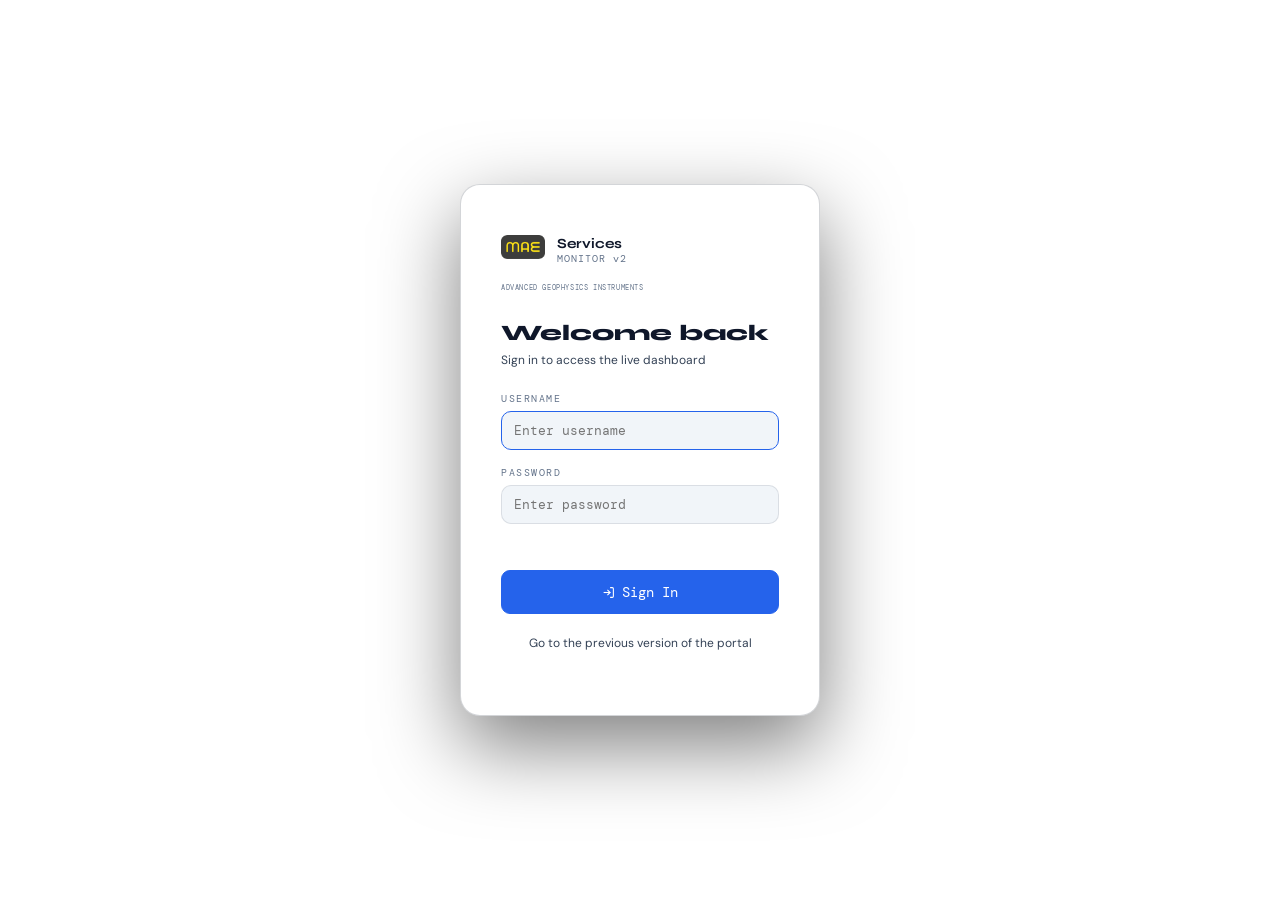
<file: mae-dashboard-v3/index.html>
﻿<!DOCTYPE html>

<html lang="en">
<head>
<meta charset="utf-8"/>
<meta content="width=device-width, initial-scale=1.0" name="viewport"/>
<meta content="notranslate" name="google"/>
<title>Datalogger Live Dashboard</title>
<link href="https://fonts.googleapis.com" rel="preconnect"/>
<link crossorigin="" href="https://fonts.gstatic.com" rel="preconnect"/>
<link href="https://fonts.googleapis.com/css2?family=DM+Mono:wght@300;400;500&amp;family=Syne:wght@400;600;700;800&amp;family=DM+Sans:wght@300;400;500&amp;display=optional" rel="stylesheet"/>
<link href="css/base.css" rel="stylesheet"/>
<link href="css/dashboard.css" rel="stylesheet"/>
<link href="css/modals.css" rel="stylesheet"/>
<link href="css/responsive.css" rel="stylesheet"/>
<link href="css/works.css" rel="stylesheet"/>
<link href="css/index-extras.css" rel="stylesheet"/>    
<link href="css/handbook.css" rel="stylesheet"/>
<link rel="icon" type="image/x-icon" href="images/favicon.ico">
<link href="css/mqtt.css" rel="stylesheet"/>
<link href="css/user-management.css" rel="stylesheet"/>
<link href="css/users.css" rel="stylesheet"/>
</head>
<body>
<!-- ═══════════════════════ LOGIN MODAL ═══════════════════════ -->
<div class="login-overlay" id="loginOverlay">
<div class="login-card">
<div class="login-logo-wrap">
<div class="logo-stack">
<div class="logo-mark logo-mark--img"><img alt="MAE" class="app-logo" src="images/mae-logo.png"/></div>
</div>
<div class="login-brand-wrap">
<div class="login-brand">Services</div>
<div class="login-brand-sub">MONITOR v2</div>
</div>
<div class="login-caption-full">ADVANCED GEOPHYSICS INSTRUMENTS</div>
</div>
<h2 class="login-title" data-i18n="auth.welcomeBack">Welcome back</h2>
<p class="login-sub" data-i18n="auth.signInToAccess">Sign in to access the live dashboard</p>
<div class="login-field">
<label data-i18n="auth.username" for="loginUsername">Username</label>
<input autocomplete="username" data-i18n-placeholder="auth.enterUsername" id="loginUsername" onkeydown="if(event.key==='Enter')document.getElementById('loginPassword').focus()" placeholder="Enter username" type="text"/>
</div>
<div class="login-field">
<label data-i18n="auth.password" for="loginPassword">Password</label>
<input autocomplete="current-password" data-i18n-placeholder="auth.enterPassword" id="loginPassword" onkeydown="if(event.key==='Enter')submitLogin()" placeholder="Enter password" type="password"/>
</div>
<div class="login-error" id="loginError"></div>
<button class="btn btn-primary login-btn" id="loginBtn" onclick="submitLogin()">
<svg fill="none" height="14" stroke="currentColor" stroke-width="2" viewbox="0 0 24 24" width="14"><path d="M15 3h4a2 2 0 0 1 2 2v14a2 2 0 0 1-2 2h-4"></path><polyline points="10 17 15 12 10 7"></polyline><line x1="15" x2="3" y1="12" y2="12"></line></svg>
<span data-i18n="auth.signIn" id="loginBtnLabel">Sign In</span>
</button>
<br/><br/>
<center><a href="/old" target="_self" style="text-decoration: none;"><p class="login-sub" data-i18n="auth.goToOldPortal">Go to the previous version of the portal</p></a></center>
</div>
</div>
<div class="app">
<!-- ═══════════════════════ SIDEBAR ═══════════════════════ -->
<nav class="sidebar" id="appSidebar">
<div class="sidebar-logo">
<div class="logo-stack">
<div class="logo-mark logo-mark--img"><img alt="MAE" class="app-logo" src="images/mae-logo.png"/></div>
</div>
<div class="sidebar-caption">ADVANCED GEOPHYSICS INSTRUMENTS</div>
<div class="sidebar-logo-text">Services<small>MONITOR v2</small></div>
</div>
<div class="sidebar-collapse-wrap">
  <button class="sidebar-collapse-btn" onclick="toggleSidebar()" title="Collapse sidebar">
    <svg class="scb-icon--arrow" fill="none" height="13" stroke="currentColor" stroke-width="2.5" viewbox="0 0 24 24" width="13"><polyline points="15 18 9 12 15 6"></polyline></svg>
    <svg class="scb-icon--hamburger" fill="none" height="13" stroke="currentColor" stroke-width="2.5" viewbox="0 0 24 24" width="13"><line x1="3" x2="21" y1="6" y2="6"></line><line x1="3" x2="21" y1="12" y2="12"></line><line x1="3" x2="21" y1="18" y2="18"></line></svg>
  </button>
</div>
<div class="nav-section" data-i18n="nav.navigation">Navigation</div>
<a class="nav-item" href="index.html?page=dashboard" id="navDashboard">
<svg fill="none" stroke="currentColor" stroke-width="2" viewbox="0 0 24 24"><rect height="7" rx="1" width="7" x="3" y="3"></rect><rect height="7" rx="1" width="7" x="14" y="3"></rect><rect height="7" rx="1" width="7" x="3" y="14"></rect><rect height="7" rx="1" width="7" x="14" y="14"></rect></svg>
<span data-i18n="nav.dashboard">Dashboard</span>
</a>
<a class="nav-item" href="#" id="navWorks" onclick="navigateToWorks(event)">
<svg fill="none" stroke="currentColor" stroke-width="2" viewbox="0 0 24 24"><path d="M12 2a7 7 0 0 0-7 7c0 5.25 7 13 7 13s7-7.75 7-13a7 7 0 0 0-7-7Z"></path><circle cx="12" cy="9" r="2"></circle></svg>
<span data-i18n="nav.works">Works</span>
</a>
<!--a class="nav-item" href="index.html?page=users" id="navUsers">
<svg fill="none" stroke="currentColor" stroke-width="2" viewbox="0 0 24 24"><path d="M17 21v-2a4 4 0 0 0-4-4H5a4 4 0 0 0-4 4v2"/><circle cx="9" cy="7" r="4"/><path d="M23 21v-2a4 4 0 0 0-3-3.87"/><path d="M16 3.13a4 4 0 0 1 0 7.75"/></svg>
<span data-i18n="nav.users">Users</span>
</a>
<a class="nav-item" href="index.html?page=user_management" id="navUserManagement">
<svg fill="none" stroke="currentColor" stroke-width="2" viewbox="0 0 24 24"><path d="M17 21v-2a4 4 0 0 0-4-4H5a4 4 0 0 0-4 4v2"></path><circle cx="9" cy="7" r="4"></circle><path d="M23 21v-2a4 4 0 0 0-3-3.87"></path><path d="M16 3.13a4 4 0 0 1 0 7.75"></path></svg>
<span data-i18n="nav.userManagement">Authorization Management</span>
</a-->
<div class="nav-item" id="navAlerts" onclick="openAlarmsPanel()">
<svg fill="none" stroke="currentColor" stroke-width="2" viewbox="0 0 24 24"><path d="M18 8A6 6 0 0 0 6 8c0 7-3 9-3 9h18s-3-2-3-9"></path><path d="M13.73 21a2 2 0 0 1-3.46 0"></path></svg>
<span data-i18n="nav.alerts">Alerts</span>
<span class="alert-count-badge" id="alertCount">0</span>
</div>
<div class="nav-item" id="navExport" onclick="openExport()">
<svg fill="none" stroke="currentColor" stroke-width="2" viewbox="0 0 24 24"><path d="M21 15v4a2 2 0 0 1-2 2H5a2 2 0 0 1-2-2v-4"></path><polyline points="7 10 12 15 17 10"></polyline><line x1="12" x2="12" y1="15" y2="3"></line></svg>
<span data-i18n="nav.export">Export</span>
</div>
<div class="nav-item" id="navSettings" onclick="openThresholds()">
<svg fill="none" stroke="currentColor" stroke-width="2" viewbox="0 0 24 24"><circle cx="12" cy="12" r="3"></circle><path d="M19.07 4.93a10 10 0 0 1 0 14.14M4.93 4.93a10 10 0 0 0 0 14.14"></path></svg>
<span data-i18n="nav.settings">Settings</span>
</div>
<div class="nav-item" id="navManual" onclick="downloadManual()">
<svg fill="none" stroke="currentColor" stroke-width="2" viewbox="0 0 24 24"><path d="M14 2H6a2 2 0 0 0-2 2v16a2 2 0 0 0 2 2h12a2 2 0 0 0 2-2V8z"></path><polyline points="14 2 14 8 20 8"></polyline><line x1="16" x2="8" y1="13" y2="13"></line><line x1="16" x2="8" y1="17" y2="17"></line><polyline points="10 9 9 9 8 9"></polyline></svg>
<span data-i18n="nav.manual">Manual</span>
</div>
<div class="device-list" id="sidebarDevices">
<div class="device-section-label" data-i18n="nav.devices">Devices</div>
<div id="deviceList"></div>
</div>
</nav>
<!-- ═══════════════════════ MAIN ═══════════════════════ -->
<main class="main">
<!-- TOP BAR -->
<div class="topbar">
<div class="topbar-left">
<h1 data-i18n="page.liveDashboard" id="pageTitle">Live Dashboard</h1>
<div class="subtitle" id="pageSubtitle">DEVICE: M22MOP0007 · DL8 · AUTO-REFRESH ON</div>
</div>
<div class="topbar-right">
<div id="topbarGlobalControls">
<button aria-pressed="false" class="btn" id="themeToggleBtn" onclick="toggleTheme()" title="Light mode">
<svg data-theme-icon="sun" fill="none" height="14" stroke="currentColor" stroke-width="2" viewbox="0 0 24 24" width="14"><circle cx="12" cy="12" r="4"></circle><path d="M12 2v2M12 20v2M4.93 4.93l1.41 1.41M17.66 17.66l1.41 1.41M2 12h2M20 12h2M4.93 19.07l1.41-1.41M17.66 6.34l1.41-1.41"></path></svg>
<svg data-theme-icon="moon" fill="none" height="14" stroke="currentColor" stroke-width="2" viewbox="0 0 24 24" width="14"><path d="M21 12.79A9 9 0 1 1 11.21 3a7 7 0 0 0 9.79 9.79Z"></path></svg>
<span data-i18n="theme.light" id="themeToggleLabel">Light</span>
</button>
<div class="topbar-lang-group">
<button class="btn" id="langBtnEn" onclick="setLanguage('en')" type="button">EN</button>
<button class="btn" id="langBtnIt" onclick="setLanguage('it')" type="button">IT</button>
</div>
</div>
<div id="dashboardTopbarControls">
<button class="btn" id="topbarAlertsBtn" onclick="openAlarmsPanel()">
<svg fill="none" stroke="currentColor" stroke-width="2" viewbox="0 0 24 24"><path d="M18 8A6 6 0 0 0 6 8c0 7-3 9-3 9h18s-3-2-3-9"></path><path d="M13.73 21a2 2 0 0 1-3.46 0"></path></svg>
<span data-i18n="nav.alerts">Alerts</span>
<span class="alert-count-badge" id="alertCountTopbar">0</span>
</button>
<button class="btn btn-primary" onclick="openExport()">
<svg fill="none" stroke="currentColor" stroke-width="2" viewbox="0 0 24 24"><path d="M21 15v4a2 2 0 0 1-2 2H5a2 2 0 0 1-2-2v-4"></path><polyline points="7 10 12 15 17 10"></polyline><line x1="12" x2="12" y1="15" y2="3"></line></svg>
<span data-i18n="nav.export">Export</span>
</button>
</div>
<div class="topbar-divider"></div>
<div class="topbar-user-group">
<div class="topbar-user">
<div class="topbar-user-dot"></div>
<span id="topbarUsername"></span>
</div>
<button class="btn logout-item" id="authBtn" title="Logout">
<svg fill="none" height="13" stroke="currentColor" stroke-width="2" viewbox="0 0 24 24" width="13"><path d="M9 21H5a2 2 0 0 1-2-2V5a2 2 0 0 1 2-2h4"></path><polyline points="16 17 21 12 16 7"></polyline><line x1="21" x2="9" y1="12" y2="12"></line></svg>
<span data-i18n="auth.logout">Logout</span>
</button>
</div>
</div>
</div>
<!-- WORKS PAGE -->
<div id="worksPage">
<div class="api-hint" id="apiHintWorks"></div>
<div class="api-hint api-hint--warning" id="deviceTimeHintWorks"></div>
<div class="works-toolbar">
<input class="works-search" data-i18n-placeholder="works.search.placeholder" id="worksSearch" placeholder="Search works…" value=""/>
<div class="chip-row">
<span class="chip active" data-i18n="works.filter.all" data-work-filter="all">All</span>
<span class="chip" data-i18n="works.filter.active" data-work-filter="active">Active</span>
<span class="chip" data-i18n="works.filter.inactive" data-work-filter="inactive">Inactive</span>
</div>
</div>
<div class="summary-panel">
<div class="summary-head">
<div class="summary-title" data-i18n="works.summary">Summary</div>
<div class="summary-sub" id="summarySub">—</div>
</div>
<div class="summary-body">
<div class="summary-stats">
<div class="stat-tile">
<div class="stat-k"><span class="dot total"></span><span data-i18n="works.totalWorks">Total works</span></div>
<div class="stat-v" id="sumTotal">—</div>
<div class="stat-hint" id="sumTotalHint">—</div>
</div>
<div class="stat-tile">
<div class="stat-k"><span class="dot active"></span><span data-i18n="works.activeWorks">Active works</span></div>
<div class="stat-v" id="sumActive">—</div>
<div class="stat-hint" id="sumActiveHint">—</div>
</div>
<div class="stat-tile">
<div class="stat-k"><span class="dot inactive"></span><span data-i18n="works.inactiveWorks">Inactive works</span></div>
<div class="stat-v" id="sumInactive">—</div>
<div class="stat-hint" id="sumInactiveHint">—</div>
</div>
<div class="stat-tile">
<div class="stat-k"><span class="dot yellow"></span><span data-i18n="common.devices">Devices</span></div>
<div class="stat-v" id="sumDevices">—</div>
<div class="stat-hint" id="sumDevicesHint">—</div>
</div>
</div>
</div>
</div>
<div class="works-grid" id="worksGrid"></div>
<div class="works-actions">
<button class="btn btn-primary" data-i18n="job.addNew" id="newWorkBtn" type="button">+ Add new work</button>
</div>
<div class="footer">
<div class="footer-left" data-i18n="works.footerLeft">DataLogger · User Page · Works</div>
<div class="footer-chips">
<div class="footer-chip" data-i18n="works.footerHint">Click a work to open measures</div>
</div>
</div>
</div>
<!-- JOB MANAGEMENT PAGE -->
<div id="jobPage">
<div class="api-hint" id="apiHintJob"></div>
<div class="api-hint api-hint--warning" id="deviceTimeHintJob"></div>
<div class="job-editor-panel" id="jobEditorPanel">
<div class="job-editor-header">
<div>
<div class="job-editor-title" data-i18n="job.title" id="jobEditorTitle">Work management</div>
<div class="job-editor-note" data-i18n="job.createHint" id="jobEditorModeHint">Create a new work and save it to manage devices.</div>
</div>
<div class="job-editor-actions">
<button class="btn" data-i18n="job.cancel" id="jobCancelBtn" onclick="navigateToWorks(event)" type="button">Cancel</button>
<button class="btn btn-primary" data-i18n="job.save" id="jobSaveBtn" onclick="handleJobSave()" type="button">Save</button>
<button class="btn" data-i18n="job.enable" id="jobEnableBtn" onclick="handleJobStatus(true)" type="button">Enable</button>
<button class="btn" data-i18n="job.disable" id="jobDisableBtn" onclick="handleJobStatus(false)" type="button">Disable</button>
</div>
</div>
<div class="job-editor-body">
<div class="job-editor-fields">
<div class="job-field">
<label data-i18n="job.description" for="jobName">Description</label>
<input data-i18n-placeholder="job.descriptionPlaceholder" id="jobName" placeholder="Enter work description" type="text"/>
</div>
<div class="job-field">
<label data-i18n="job.location" for="jobLocation">Location</label>
<input data-i18n-placeholder="job.locationPlaceholder" id="jobLocation" placeholder="Enter location" type="text"/>
</div>
<div class="job-field job-location-search">
<label data-i18n="job.searchMaps" for="jobLocationSearch">Search Open Maps</label>
<div class="job-location-search-row">
<input data-i18n-placeholder="job.searchPlaceholder" id="jobLocationSearch" placeholder="Search address or place" type="search"/>
<button class="btn job-location-search-btn" data-i18n="job.search" id="jobLocationSearchBtn" type="button">Search</button>
</div>
<div class="job-location-results" id="jobLocationResults" style="display:none;"></div>
</div>
<div style="display:flex;gap:12px;">
<div class="job-field" style="flex:1;">
<label data-i18n="job.latitude" for="jobLatitude">Latitude</label>
<input data-i18n-placeholder="job.latitudePlaceholder" id="jobLatitude" placeholder="Latitude" step="any" type="number"/>
</div>
<div class="job-field" style="flex:1;">
<label data-i18n="job.longitude" for="jobLongitude">Longitude</label>
<input data-i18n-placeholder="job.longitudePlaceholder" id="jobLongitude" placeholder="Longitude" step="any" type="number"/>
</div>
<div class="job-field" style="flex:1;">
<label data-i18n="job.altitude" for="jobAltitude">Altitude</label>
<input data-i18n-placeholder="job.altitudePlaceholder" id="jobAltitude" placeholder="Altitude" step="any" type="number"/>
</div>
</div>
</div>
<div class="job-devices-grid" id="jobDevicesSection">
<div class="job-devices-card">
<h3 data-i18n="job.availableDevices">Available devices</h3>
<div class="job-device-list" id="availableDevicesList"></div>
</div>
<div aria-label="Move devices between lists" class="job-devices-transfer">
<button class="job-transfer-btn" data-i18n-title="job.associateDevice" id="jobTransferToAssociated" onclick="onJobTransferToAssociated()" title="Associate selected device" type="button">→</button>
<button class="job-transfer-btn" data-i18n-title="job.disassociateDevice" id="jobTransferToAvailable" onclick="onJobTransferToAvailable()" title="Disassociate selected device" type="button">←</button>
</div>
<div class="job-devices-card">
<h3 data-i18n="job.associatedDevices">Associated devices</h3>
<div class="job-device-list" id="associatedDevicesList"></div>
</div>
</div>
<div class="job-editor-error" id="jobEditorError"></div>

<!-- Device Rename Popup -->
<div id="deviceRenameOverlay" style="display:none;position:fixed;inset:0;background:rgba(0,0,0,.55);z-index:999;align-items:center;justify-content:center;">
  <div style="background:var(--card);border:1px solid var(--border);border-radius:10px;padding:24px;width:320px;display:flex;flex-direction:column;gap:14px;">
    <div style="font-weight:600;font-size:14px;" data-i18n="device.renameTitle">Rename device</div>
    <input id="deviceRenameInput" type="text" maxlength="30" style="background:var(--input-bg,var(--sidebar));border:1px solid var(--border);border-radius:6px;padding:8px 10px;color:var(--text);font-size:13px;width:100%;box-sizing:border-box;" placeholder="Device place name"/>
    <div id="deviceRenameError" style="color:var(--red,#f87171);font-size:12px;min-height:16px;"></div>
    <div style="display:flex;gap:8px;justify-content:flex-end;">
      <button class="btn" onclick="closeDeviceRenamePopup()" data-i18n="job.cancel">Cancel</button>
      <button class="btn btn-primary" onclick="submitDeviceRename()" data-i18n="job.save">Save</button>
    </div>
  </div>
</div>
</div>
</div>
<div class="footer">
<div class="footer-left" data-i18n="job.footerLeft">DataLogger · User Page · Work management</div>
<div class="footer-chips">
<div class="footer-chip" data-i18n="job.footerHint">Save a work to assign devices and change status.</div>
</div>
</div>
</div>
<!-- DASHBOARD PAGE -->
<div id="dashboardPage">
<div class="controls">
<span class="controls-label" data-i18n="controls.period">Period</span>
<input class="date-input" id="dateFrom" type="date"/>
<span class="controls-date-sep">→</span>
<input class="date-input" id="dateTo" type="date"/>
<button class="btn" onclick="applyDateFilter()">
<svg fill="none" height="13" stroke="currentColor" stroke-width="2" viewbox="0 0 24 24" width="13"><circle cx="11" cy="11" r="8"></circle><line x1="21" x2="16.65" y1="21" y2="16.65"></line></svg>
<span data-i18n="controls.apply">Apply</span>
</button>
<div class="controls-sep"></div>
<span class="controls-label" data-i18n="controls.channel">Channel</span>
<select class="select-input" id="channelSelect" onchange="renderChart()"></select>
<div class="controls-sep"></div>
<span class="controls-label" data-i18n="controls.interval">Interval</span>
<select class="select-input" id="intervalSelect" onchange="applyFilters()">
<option data-i18n="controls.interval.all" value="all">All</option>
<option data-i18n="controls.interval.hour" value="hour">Last hour</option>
<option data-i18n="controls.interval.three_hours" value="three_hours">Last 3 hours</option>
<option data-i18n="controls.interval.six_hours" value="six_hours">Last 6 hours</option>
<option data-i18n="controls.interval.twelve_hours" value="twelve_hours">Last 12 hours</option>
<option data-i18n="controls.interval.day" value="day">Last 24h</option>
</select>
<div class="controls-toolbar-end">
<div class="status-pill"><div class="status-dot"></div><span id="statusLabel">LIVE</span></div>
<div class="btn" id="refreshBtn" onclick="toggleAutoRefresh()">
<svg fill="none" stroke="currentColor" stroke-width="2" viewbox="0 0 24 24"><polyline points="23 4 23 10 17 10"></polyline><path d="M20.49 15a9 9 0 1 1-2.12-9.36L23 10"></path></svg>
<span id="refreshCountdown">120s</span>
</div>
</div>
</div>
<div class="api-hint" id="apiHint"></div>
<div class="api-hint api-hint--warning" id="deviceTimeHint"></div>
<div id="alertBanner"></div>
<div class="kpi-grid" id="kpiGrid"></div>
<div class="main-grid">
<div class="side-panel">
<div class="card">
<div class="card-header">
<span class="card-title" data-i18n="dashboard.selectedChannel" id="chartTitle">Selected channel</span>
<span class="card-badge" id="chartBadge">Unit</span>
</div>
<div class="chart-wrap">
<div class="chart-y" id="chartYLabels"></div>
<div class="chart-svg-area"><svg id="mainChartSvg" preserveaspectratio="none" viewbox="0 0 700 260"></svg><div class="chart-tooltip" id="chartTooltip"></div></div>
<div class="chart-x" id="chartXLabels"></div>
</div>
<div class="chart-stats" id="chartStats"></div>
</div>
<div class="card secondary-channels-card">
<div class="card-header"><span class="card-title" data-i18n="dashboard.allChannels" id="miniChartsTitle">All Channels</span></div>
<div id="channelsCharts"></div>
</div>
</div>
<div class="dashboard-side-column">
<div class="card">
<div class="card-label card-label--device-info"><span class="kpi-dot" id="deviceInfoStatus"></span><span data-i18n="dashboard.deviceInfo">Device Info</span></div>
<div class="info-list" id="deviceInfoList"></div>
</div>
<div class="card">
<div class="card-label card-label--power">
<div class="card-label-power-title"><span class="kpi-dot" id="powerStatusDot"></span><span data-i18n="dashboard.powerSupply">Power Supply</span></div>
</div>
<div class="power-chart-wrap"><svg id="powerSvg" preserveaspectratio="none" viewbox="0 0 300 80"></svg></div>
<div class="power-legend">
<div class="legend-item"><div class="legend-dot legend-dot--batt"></div>Batt <span id="legBatt">4.1V</span></div>
<div class="legend-item"><div class="legend-dot legend-dot--usb"></div>USB <span id="legUsb">5.0V</span></div>
<div class="legend-item"><div class="legend-dot legend-dot--aux"></div>AUX <span id="legAux">0.1V</span></div>
</div>
<div class="power-card-actions">
<button class="btn" onclick="openPowerModal()">
<svg fill="none" height="13" stroke="currentColor" stroke-width="2" viewbox="0 0 24 24" width="13"><path d="M13 2L4 14h7l-1 8 9-12h-7l1-8z"></path></svg>
<span data-i18n="dashboard.powerSupplyLiveMonitor">Power Supply — Live Monitor</span>
</button>
</div>
</div>
</div>
</div>
<!-- BOTTOM GRID -->
<div class="bottom-grid">
<div class="card table-card">
<div class="table-controls">
<span class="table-controls-title" data-i18n="dashboard.measurementLog">Measurement Log</span>
<input class="table-search" data-i18n-placeholder="dashboard.search.placeholder" id="tableSearch" oninput="renderTable()" placeholder="Search..." type="text"/>
</div>
<div class="table-head">
<span class="th" data-i18n="table.date">Date</span><span class="th" data-i18n="table.time">Time</span><span class="th">PT-50 mm</span>
<span class="th">ISBC X</span><span class="th">ISBC Y</span><span class="th" data-i18n="table.status">Status</span>
</div>
<div class="table-body" id="tableBody"></div>
<div class="table-footer">
<span class="table-count" id="tableCount">15 records</span>
<button class="btn btn--table-export" data-i18n="export.exportCsv" onclick="openExport()">Export CSV</button>
</div>
</div>
</div>
<!-- FOOTER -->
<div class="footer">
<div class="footer-left"><span data-i18n="footer.appTitle">Datalogger Live Dashboard</span> · <span id="footerDate"></span></div>
<div class="footer-chips">
<div class="footer-chip" id="footerRecords">15 records</div>
</div>
</div>
</div><!-- /#dashboardPage -->

<!-- ═══════════════════════ MQTT DASHBOARD PAGE ═══════════════════════ -->
<div id="mqttDashboardPage" style="display:none;">
<div class="api-hint" id="apiHintMqtt" style="display:none;margin-bottom:12px;border-radius:10px;padding:10px 14px;font-family:'DM Mono',monospace;font-size:12px;border:1px solid var(--border);"></div>
<div class="api-hint api-hint--warning" id="deviceTimeHintMqtt" style="display:none;margin-bottom:12px;"></div>
<div class="mqtt-grid">
  <!-- LEFT: Diagnostica + Stato dispositivo + Comandi + Schedules -->
  <div class="mqtt-col-left">
    <div class="card">
      <div class="card-header">
        <div class="card-label">
          <span class="kpi-dot" id="mqttPowerStatusDot" style="background:var(--muted)"></span>
          <span class="card-title">Diagnostica</span>
        </div>
        <button class="btn" onclick="loadMqttDiagnostics()">
          <svg fill="none" height="13" stroke="currentColor" stroke-width="2" viewbox="0 0 24 24" width="13"><polyline points="23 4 23 10 17 10"></polyline><polyline points="1 20 1 14 7 14"></polyline><path d="M3.51 9a9 9 0 0 1 14.85-3.36L23 10M1 14l4.64 4.36A9 9 0 0 0 20.49 15"></path></svg>
          <span class="mqtt-btn-label">Refresh</span>
        </button>
      </div>
      <div id="mqttPowerInfoList"><div style="color:var(--muted);font-size:12px;">Loading…</div></div>
    </div>
    <div class="card">
      <div class="card-header">
        <span class="card-title">Stato dispositivo</span>
        <button class="btn" id="mqttStatusRefreshBtn" onclick="loadMqttStatus()">
          <svg fill="none" height="13" stroke="currentColor" stroke-width="2" viewbox="0 0 24 24" width="13"><polyline points="23 4 23 10 17 10"></polyline><polyline points="1 20 1 14 7 14"></polyline><path d="M3.51 9a9 9 0 0 1 14.85-3.36L23 10M1 14l4.64 4.36A9 9 0 0 0 20.49 15"></path></svg>
          <span class="mqtt-btn-label">Refresh</span>
        </button>
      </div>
      <div id="mqttStatusContent"><div style="color:var(--muted);font-size:12px;">Loading…</div></div>
    </div>
    <div class="card">
      <div class="card-title" style="margin-bottom:14px;">Comandi</div>
      <div style="display:flex;gap:10px;flex-wrap:wrap;">
        <button class="btn btn-primary" id="mqttMonitoringBtn" style="display:none;">Set Status Disattivo</button>
        <button class="btn" id="mqttSchedulesRefreshBtn" onclick="loadMqttSchedules()">Get Schedules</button>
      </div>
    </div>
    <div class="card">
      <div class="card-title" style="margin-bottom:14px;">Schedules</div>
      <div id="mqttSchedulesList"><div style="color:var(--muted);font-size:12px;">Loading…</div></div>
    </div>
  </div>
  <!-- RIGHT: Device Info -->
  <div class="mqtt-col-right">
    <div class="card">
      <div class="card-label" style="margin-bottom:14px;">
        <span class="kpi-dot" id="mqttDeviceInfoStatus" style="background:var(--muted)"></span>
        <span>Device Info</span>
      </div>
      <div class="info-list" id="mqttDeviceInfoList"></div>
    </div>
  </div>
</div>
<div class="footer">
  <div class="footer-left"><span data-i18n="footer.appTitle">Datalogger Live Dashboard</span> · <span id="mqttFooterDate"></span></div>
  <div class="footer-chips"><div class="footer-chip">ETWEB · Remote Control</div></div>
</div>
</div><!-- /#mqttDashboardPage -->

<!-- ═══════════════════════ USERS PAGE ═══════════════════════ -->
<div id="usersPage" style="display:none;">
  <div id="usMsg" class="us-msg"></div>
  <div class="us-header">
    <div></div>
    <button class="btn btn-primary" data-i18n="users.btnCreate" onclick="usOpenCreateModal()">+ Create User</button>
  </div>
  <div class="us-stats-grid">
    <div class="us-stat-card">
      <div class="us-stat-label" data-i18n="users.statTotal">Total Users</div>
      <div class="us-stat-value" id="usStatTotal">—</div>
      <div class="us-stat-sub" id="usStatTotalSub"></div>
    </div>
    <div class="us-stat-card">
      <div class="us-stat-label" data-i18n="users.statEnabled">Enabled</div>
      <div class="us-stat-value" id="usStatEnabled">—</div>
      <div class="us-stat-sub" id="usStatEnabledSub"></div>
    </div>
    <div class="us-stat-card">
      <div class="us-stat-label" data-i18n="users.statLocked">Locked</div>
      <div class="us-stat-value" id="usStatLocked">—</div>
      <div class="us-stat-sub" id="usStatLockedSub"></div>
    </div>
  </div>
  <div class="us-table-wrap">
    <div class="us-table-toolbar">
      <span class="us-table-title" data-i18n="users.tableTitle">User List</span>
      <input class="us-search" id="usSearch" type="text" data-i18n-placeholder="users.searchPlaceholder" placeholder="Search by ID, email or username…">
    </div>
    <table class="us-table">
      <thead>
        <tr>
          <th data-i18n="users.colId">ID</th>
          <th data-i18n="users.colEmail">Email</th>
          <th data-i18n="users.colEnabled">Enabled</th>
          <th data-i18n="users.colLocked">Locked</th>
          <th data-i18n="users.colEmailVerified">Email Verified</th>
          <th data-i18n="users.colLastLogin">Last Login</th>
          <th data-i18n="users.colActions">Actions</th>
        </tr>
      </thead>
      <tbody id="usTableBody">
        <tr><td colspan="7" class="us-table-empty">Loading…</td></tr>
      </tbody>
    </table>
    <div style="padding:10px 16px;">
      <span id="usPaginationInfo" class="us-footer-chip"></span>
    </div>
  </div>
  <div class="footer">
    <div class="footer-left"><span data-i18n="footer.appTitle">Datalogger Live Dashboard</span> · <span id="usFooterDate"></span></div>
    <div class="footer-chips"><div class="footer-chip" data-i18n="nav.users">Users</div></div>
  </div>
</div><!-- /#usersPage -->

<!-- ═══════════════════════ USER MANAGEMENT PAGE ═══════════════════════ -->
<div id="userManagementPage" style="display:none;">
<div class="api-hint" id="apiHintUserMgmt" style="display:none;"></div>

<!-- Stats Row -->
<div class="um-stats-grid">
  <div class="um-stat-card">
    <div class="um-stat-label" data-i18n="um.statTotal">Total Authorizations</div>
    <div class="um-stat-value" id="umStatTotal">0</div>
    <div class="um-stat-sub" id="umStatTotalSub">0 created by this account</div>
  </div>
  <div class="um-stat-card">
    <div class="um-stat-label" data-i18n="um.statUsers">User Authorizations</div>
    <div class="um-stat-value" id="umStatUsers">0</div>
    <div class="um-stat-sub" id="umStatUsersSub">0 users linked to profiles</div>
  </div>
  <div class="um-stat-card">
    <div class="um-stat-label" data-i18n="um.statTokens">Guest Authorizations</div>
    <div class="um-stat-value" id="umStatTokens">0</div>
    <div class="um-stat-sub" id="umStatTokensSub">0 tokens API access keys</div>
  </div>
  <div class="um-stat-card">
    <div class="um-stat-label" data-i18n="um.statEnabled">Enabled</div>
    <div class="um-stat-value" id="umStatEnabled">0</div>
    <div class="um-stat-sub" id="umStatEnabledSub">0 active / 0 disabled</div>
  </div>
</div>

<!-- Tabs -->
<div class="um-tabs">
  <button class="um-tab active" data-tab="create" data-i18n="um.tabCreate" onclick="umSwitchTab('create')">Create Authorization</button>
  <button class="um-tab" data-tab="manage" data-i18n="um.tabManage" onclick="umSwitchTab('manage')">Manage Authorizations</button>
</div>

<!-- CREATE TAB -->
<div class="um-tab-panel active" data-tab-panel="create">

  <!-- Section 1: New User Authorization -->
  <div class="um-section">
    <div class="um-section-header">
      <div class="um-section-title" data-i18n="um.sectionNewUser">New User Authorization</div>
      <span class="um-badge um-badge--user" data-i18n="um.badgeUserProfile">User + Profile</span>
    </div>
    <div class="um-form-grid um-form-grid--3">
      <div class="um-field">
        <label data-i18n="um.fieldWork" for="umUserAuthJob">Work</label>
        <select id="umUserAuthJob">
          <option value="">— Select Work —</option>
        </select>
      </div>
      <div class="um-field">
        <label data-i18n="um.fieldProfile" for="umUserAuthProfile">Profile</label>
        <select id="umUserAuthProfile">
          <option value="" data-i18n="um.selectProfile">— Select Profile —</option>
          <option value="Viewer">Viewer</option>
          <option value="Operator">Operator</option>
          <option value="Read-Only">Read-Only</option>
          <option value="Administrator">Administrator</option>
        </select>
      </div>
      <div class="um-field">
        <label data-i18n="um.fieldEmail" for="umUserAuthEmail">User Email</label>
        <input type="email" id="umUserAuthEmail" placeholder="user@example.com"/>
      </div>
    </div>
    <div class="um-form-grid um-form-grid--2-btn" style="margin-top:12px;">
      <div class="um-field">
        <label data-i18n="um.fieldStartDate" for="umUserAuthStart">Start Date</label>
        <input type="date" id="umUserAuthStart"/>
      </div>
      <div class="um-field">
        <label data-i18n="um.fieldEndDate" for="umUserAuthEnd">End Date</label>
        <input type="date" id="umUserAuthEnd"/>
      </div>
      <div class="um-field" style="justify-content:flex-end;">
        <label style="visibility:hidden;">Action</label>
        <button class="btn btn-primary um-btn-full" data-i18n="um.btnCreateUser" onclick="umCreateUserAuth()">+ Create User Auth</button>
      </div>
    </div>
  </div>

  <!-- Separator -->
  <div class="um-separator" data-i18n="um.separator">— or create a guest authorization —</div>

  <!-- Section 2: New Guest Authorization -->
  <div class="um-section">
    <div class="um-section-header">
      <div class="um-section-title" data-i18n="um.sectionNewToken">New Guest Authorization</div>
      <span class="um-badge um-badge--token" data-i18n="um.badgeTokenAccess">Guest Access</span>
    </div>
    <div class="um-form-grid um-form-grid--2">
      <div class="um-field">
        <label data-i18n="um.fieldWork" for="umTokenAuthJob">Work</label>
        <select id="umTokenAuthJob">
          <option value="">— Select Work —</option>
        </select>
      </div>
      <div class="um-field">
        <label data-i18n="um.fieldProfile" for="umTokenAuthProfile">Profile</label>
        <select id="umTokenAuthProfile">
          <option value="" data-i18n="um.selectProfile">— Select Profile —</option>
          <option value="Viewer">Viewer</option>
          <option value="Operator">Operator</option>
          <option value="Read-Only">Read-Only</option>
          <option value="Administrator">Administrator</option>
        </select>
      </div>
    </div>
    <div class="um-form-grid um-form-grid--2-btn" style="margin-top:12px;">
      <div class="um-field">
        <label data-i18n="um.fieldStartDate" for="umTokenAuthStart">Start Date</label>
        <input type="date" id="umTokenAuthStart"/>
      </div>
      <div class="um-field">
        <label data-i18n="um.fieldEndDate" for="umTokenAuthEnd">End Date</label>
        <input type="date" id="umTokenAuthEnd"/>
      </div>
      <div class="um-field" style="justify-content:flex-end;">
        <label style="visibility:hidden;">Action</label>
        <button class="btn btn-primary um-btn-full" data-i18n="um.btnCreateToken" onclick="umCreateTokenAuth()">+ Create Token Auth</button>
      </div>
    </div>
  </div>

</div><!-- /create tab panel -->

<!-- MANAGE TAB -->
<div class="um-tab-panel" data-tab-panel="manage">
  <div class="um-section">
    <div class="um-section-title" data-i18n="um.listTitle" style="margin-bottom:14px;">Authorization List</div>

    <!-- Filters -->
    <div class="um-list-filters">
      <input type="text" data-i18n-placeholder="um.searchPlaceholder" placeholder="Search by work, user, token, profile…" oninput="umSetFilterSearch(this.value)"/>
      <select onchange="umSetFilterType(this.value)">
        <option value="" data-i18n="um.filterAllTypes">All types</option>
        <option value="user" data-i18n="um.filterUser">User</option>
        <option value="token" data-i18n="um.filterToken">Token</option>
      </select>
      <select onchange="umSetFilterStatus(this.value)">
        <option value="" data-i18n="um.filterAllStatus">All status</option>
        <option value="enabled" data-i18n="um.filterEnabled">Enabled</option>
        <option value="disabled" data-i18n="um.filterDisabled">Disabled</option>
      </select>
    </div>

    <!-- Table -->
    <div class="um-table-wrap">
      <table class="um-table">
        <thead>
          <tr>
            <th data-i18n="um.colType">Type</th>
            <th data-i18n="um.colWork">Work</th>
            <th data-i18n="um.colUserToken">User / Token</th>
            <th data-i18n="um.colProfile">Profile</th>
            <th data-i18n="um.colStartDate">Start Date</th>
            <th data-i18n="um.colEndDate">End Date</th>
            <th data-i18n="um.colEnabled">Enabled</th>
            <th data-i18n="um.colActions">Actions</th>
          </tr>
        </thead>
        <tbody id="umTableBody">
          <tr><td colspan="8" class="um-empty" data-i18n="common.loading">Loading…</td></tr>
        </tbody>
      </table>
    </div>

    <!-- Pagination -->
    <div class="um-pagination">
      <span class="um-pagination-info" id="umPaginationInfo">0 records shown · 0 total</span>
      <div id="umPaginationPages" style="display:flex;gap:4px;"></div>
    </div>
  </div>
</div><!-- /manage tab panel -->

<!-- Footer -->
<div class="footer">
  <div class="footer-left"><span data-i18n="footer.appTitle">Datalogger Live Dashboard</span> · <span id="umFooterDate"></span></div>
  <div class="footer-chips"><div class="footer-chip" data-i18n="um.footerChip">User Management</div></div>
</div>

</div><!-- /#userManagementPage -->

</main>

<!-- ═══════════════════════ USERS PAGE MODALS ═══════════════════════ -->

<!-- Create User Modal -->
<div class="us-modal-overlay" id="usCreateModal">
  <div class="us-modal-box">
    <div class="us-modal-header">
      <span class="us-modal-title" data-i18n="users.createTitle">Create New User</span>
      <button class="us-modal-close" onclick="usCloseCreateModal()">&times;</button>
    </div>
    <div class="us-modal-body">
      <div id="usCreateMsg" class="us-msg"></div>
      <div class="um-field">
        <label data-i18n="users.fieldEmail" for="usCreateEmail">Email</label>
        <input type="email" id="usCreateEmail" data-i18n-placeholder="users.fieldEmail" placeholder="Email" onkeydown="if(event.key==='Enter')usCreateUser()"/>
      </div>
    </div>
    <div class="us-modal-footer">
      <button class="btn" onclick="usCloseCreateModal()" data-i18n="common.cancel">Cancel</button>
      <button class="btn btn-primary" onclick="usCreateUser()" data-i18n="users.btnCreate">+ Create User</button>
    </div>
  </div>
</div>

<!-- User Details Modal -->
<div class="us-modal-overlay" id="usDetailsModal">
  <div class="us-modal-box us-modal-box--wide">
    <div class="us-modal-header">
      <span class="us-modal-title" data-i18n="users.detailsTitle">User Details</span>
      <button class="us-modal-close" onclick="usCloseDetailsModal()">&times;</button>
    </div>
    <div class="us-modal-body" id="usDetailsBody">
    </div>
    <div class="us-modal-footer">
      <button class="btn btn-primary" onclick="usCloseDetailsModal()" data-i18n="common.close">Close</button>
    </div>
  </div>
</div>

<!-- Edit Email Modal -->
<div class="us-modal-overlay" id="usEditEmailModal">
  <div class="us-modal-box">
    <div class="us-modal-header">
      <span class="us-modal-title" data-i18n="users.editEmailTitle">Edit Email Address</span>
      <button class="us-modal-close" onclick="usCloseEditEmailModal()">&times;</button>
    </div>
    <div class="us-modal-body">
      <div id="usEditEmailMsg" class="us-msg"></div>
      <div class="um-field" style="margin-bottom:12px;">
        <label data-i18n="users.newEmail" for="usEditEmailInput">New Email</label>
        <input type="email" id="usEditEmailInput" data-i18n-placeholder="users.newEmail" placeholder="New Email"/>
      </div>
      <div class="um-field">
        <label data-i18n="users.currentPassword" for="usEditEmailPassword">Current Password</label>
        <input type="password" id="usEditEmailPassword" data-i18n-placeholder="users.currentPassword" placeholder="Current Password" onkeydown="if(event.key==='Enter')usSaveEditEmail()"/>
      </div>
    </div>
    <div class="us-modal-footer">
      <button class="btn" onclick="usCloseEditEmailModal()" data-i18n="common.cancel">Cancel</button>
      <button class="btn btn-primary" onclick="usSaveEditEmail()" data-i18n="common.go">Save</button>
    </div>
  </div>
</div>

<!-- User Devices Modal -->
<div class="us-modal-overlay" id="usDevicesModal">
  <div class="us-modal-box us-modal-box--wide">
    <div class="us-modal-header">
      <div>
        <span class="us-modal-title" data-i18n="users.devicesTitle">User Devices</span>
        <div style="font-family:'DM Mono',monospace;font-size:11px;color:var(--muted);margin-top:3px;" id="usDevicesTitle"></div>
      </div>
      <button class="us-modal-close" onclick="usCloseDevicesModal()">&times;</button>
    </div>
    <div class="us-modal-body">
      <div id="usDeviceMsg" class="us-msg"></div>
      <table class="us-devices-table">
        <thead>
          <tr>
            <th data-i18n="users.devicesColId">ID</th>
            <th data-i18n="users.devicesColType">Type</th>
            <th data-i18n="users.devicesColSerial">Serial</th>
            <th data-i18n="users.devicesColIp">IP</th>
            <th data-i18n="users.devicesColEnabled">Enabled</th>
          </tr>
        </thead>
        <tbody id="usDevicesTableBody">
          <tr><td colspan="5" class="us-devices-empty">Loading…</td></tr>
        </tbody>
      </table>
      <div class="us-add-device-form">
        <div class="us-add-device-title" data-i18n="users.addDeviceTitle">Add New Device</div>
        <div class="us-add-device-row">
          <input type="text" id="usDeviceType" data-i18n-placeholder="users.fieldDeviceType" placeholder="Device Type"/>
          <input type="text" id="usDeviceSerial" data-i18n-placeholder="users.fieldSerial" placeholder="Serial Number" onkeydown="if(event.key==='Enter')usAddDevice()"/>
          <button class="btn btn-primary" onclick="usAddDevice()" data-i18n="users.btnAddDevice">+ Add Device</button>
        </div>
      </div>
    </div>
    <div class="us-modal-footer">
      <button class="btn btn-primary" onclick="usCloseDevicesModal()" data-i18n="common.close">Close</button>
    </div>
  </div>
</div>

<!-- ═══════════════════════ HANDBOOK ═══════════════════════ -->
<div class="handbook-page" id="handbookPage">
<div class="handbook-toolbar">
<button class="handbook-toolbar-btn" onclick="closeHandbook()">
<svg fill="none" height="14" stroke="currentColor" stroke-width="2" viewbox="0 0 24 24" width="14"><polyline points="15 18 9 12 15 6"></polyline></svg>
<span data-i18n="nav.dashboard">Dashboard</span>
</button>
<button class="handbook-toolbar-btn handbook-toolbar-btn--primary" onclick="downloadManual()">
<svg fill="none" height="14" stroke="currentColor" stroke-width="2" viewbox="0 0 24 24" width="14"><path d="M21 15v4a2 2 0 0 1-2 2H5a2 2 0 0 1-2-2v-4"></path><polyline points="7 10 12 15 17 10"></polyline><line x1="12" x2="12" y1="15" y2="3"></line></svg>
<span data-i18n="handbook.downloadPdf">Download PDF</span>
</button>
</div>
<div class="handbook-lang active" id="handbookIT">
<!-- COPERTINA -->
<div class="cover">
<div>
<div class="cover-logo">
<img alt="MAE Logo" src="[data-uri]" style="height:54px;border-radius:8px;"/>
<div class="logo-text">
<strong>ADVANCED GEOPHYSICS INSTRUMENTS</strong>
        WWW.MAE-SRL.IT
      </div>
</div>
<div class="cover-label">Manuale Utente</div>
<div class="cover-title">Services<br/><span>Live Dashboard</span></div>
<div class="cover-sub">Guida Utente Completa — Monitor v2</div>
<div class="cover-tags">
<span class="tag">VMR624</span>
<span class="tag">DL8</span>
</div>
<div class="cover-meta">
<div class="meta-card"><div class="meta-label">Tipo Documento</div><div class="meta-value">Manuale Utente</div></div>
<div class="meta-card"><div class="meta-label">Versione</div><div class="meta-value">Monitor v2</div></div>
<div class="meta-card"><div class="meta-label">Lingua</div><div class="meta-value">Italiano</div></div>
<div class="meta-card"><div class="meta-label">Piattaforma</div><div class="meta-value">Web — Tutti i Browser</div></div>
<div class="meta-card"><div class="meta-label">URL Dashboard</div><div class="meta-value accent">maeservice.it/beta</div></div>
<div class="meta-card"><div class="meta-label">Anno</div><div class="meta-value">2026</div></div>
</div>
</div>
<div class="cover-footer">
<p>MAE s.r.l. — Zona Industriale Fresilia, 86095 Frosolone (IS), Italia<br/>Strumentazione per il monitoraggio geofisico</p>
<p style="text-align:right"><a href="https://www.maeservice.it/beta/">https://www.maeservice.it/beta/</a><br/>support@mae-srl.it</p>
</div>
</div>
<!-- INDICE -->
<div class="toc-page">
<div class="toc-title">Indice</div>
<div class="toc-item"><span class="num">1</span><span class="name">Informazioni Generali</span><span class="pg">3</span></div>
<div class="toc-sub"><span class="name">1.1 Introduzione</span><span class="pg">3</span></div>
<div class="toc-sub"><span class="name">1.2 Uso Previsto</span><span class="pg">3</span></div>
<div class="toc-sub"><span class="name">1.3 Icone Utilizzate nel Manuale</span><span class="pg">3</span></div>
<div class="toc-item"><span class="num">2</span><span class="name">Iniziare — Accesso, Login e Pagina Cantieri</span><span class="pg">4</span></div>
<div class="toc-sub"><span class="name">2.1 Requisiti di Sistema</span><span class="pg">4</span></div>
<div class="toc-sub"><span class="name">2.2 Procedura di Login</span><span class="pg">4</span></div>
<div class="toc-sub"><span class="name">2.3 Logout</span><span class="pg">4</span></div>



<div class="toc-item"><span class="num">3</span><span class="name">Panoramica del Layout della Dashboard</span><span class="pg">6</span></div>
<div class="toc-sub"><span class="name">4.1 Barra di Navigazione Superiore</span><span class="pg">6</span></div>
<div class="toc-sub"><span class="name">4.2 Barra Laterale Sinistra</span><span class="pg">6</span></div>
<div class="toc-sub"><span class="name">4.3 Area Contenuto Principale</span><span class="pg">7</span></div>
<div class="toc-item"><span class="num">4</span><span class="name">Filtri Periodo, Canale e Intervallo</span><span class="pg">8</span></div>
<div class="toc-item"><span class="num">5</span><span class="name">Grafico Principale</span><span class="pg">9</span></div>
<div class="toc-sub"><span class="name">6.1 Vista Canale Singolo</span><span class="pg">9</span></div>
<div class="toc-sub"><span class="name">6.2 Vista Overlay Tutti i Canali</span><span class="pg">9</span></div>
<div class="toc-sub"><span class="name">6.3 Funzionalità Interattive</span><span class="pg">9</span></div>
<div class="toc-item"><span class="num">6</span><span class="name">Modalità Live e Aggiornamento Automatico</span><span class="pg">10</span></div>
<div class="toc-item"><span class="num">7</span><span class="name">Gestione Dispositivi</span><span class="pg">11</span></div>
<div class="toc-sub"><span class="name">8.1 Elenco Dispositivi e LED di Stato</span><span class="pg">11</span></div>
<div class="toc-sub"><span class="name">8.2 Scheda Informazioni Dispositivo</span><span class="pg">11</span></div>
<div class="toc-item"><span class="num">8</span><span class="name">KPI, Grafici Secondari e Tabella Misurazioni</span><span class="pg">12</span></div>

<div class="toc-item"><span class="num">9</span><span class="name">Allarmi e Impostazioni Soglie</span><span class="pg">14</span></div>
<div class="toc-item"><span class="num">10</span><span class="name">Esportazione e Download File</span><span class="pg">15</span></div>
<div class="toc-item"><span class="num">11</span><span class="name">Mappa, Posizione e Monitor Alimentazione</span><span class="pg">17</span></div>

<div class="toc-item"><span class="num">12</span><span class="name">Tipi Dispositivo, Lingua e Tema</span><span class="pg">19</span></div>

<div class="toc-item"><span class="num">13</span><span class="name">Risoluzione dei Problemi</span><span class="pg">21</span></div>
</div>
<!-- CAPITOLO 1 -->
<div class="chapter">
<div class="chapter-header">
<div class="ch-num">01</div>
<div class="ch-info">
<div class="ch-label">Capitolo Uno</div>
<div class="ch-title">Informazioni Generali</div>
</div>
</div>
<div class="content">
<h3>1.1 Introduzione</h3>
<p>La <strong>MAE Services Live Dashboard</strong> è una piattaforma di monitoraggio web per strumenti geofisici prodotti da MAE s.r.l. Permette l'accesso in tempo reale ai dati trasmessi dagli strumenti da campo, inclusi i monitor di vibrazione (VMR624) e i data logger (DL8).</p>
<p>Operatori e personale tecnico possono visualizzare, analizzare ed esportare i dati direttamente da qualsiasi browser moderno, senza installare software aggiuntivo. L'interfaccia è reattiva e funziona su computer desktop, tablet e dispositivi mobili.</p>
<div class="callout note">
<div class="callout-label">URL Dashboard Live</div>
<p>La dashboard è accessibile all'indirizzo: <strong>https://www.maeservice.it/beta/</strong><br/>È necessario un account attivo con credenziali valide fornite da MAE per accedere al sistema.</p>
</div>
<h3>1.2 Uso Previsto</h3>
<p>La piattaforma è destinata a operatori tecnici qualificati, formati da MAE o da un rappresentante autorizzato. È progettata per:</p>
<ul>
<li>Monitoraggio in tempo reale dei dispositivi di misura da campo</li>
<li>Visualizzazione e analisi dei dati geofisici registrati</li>
<li>Consultazione degli eventi e delle violazioni di soglia rilevati dai dispositivi</li>
<li>Esportazione e archiviazione dei dati in formati standard</li>
<li>Supervisione remota di siti con più dispositivi installati</li>
</ul>
<div class="callout attention">
<div class="callout-label">Attenzione</div>
<p>Qualsiasi utilizzo della dashboard per scopi diversi da quelli descritti sopra è considerato uso improprio. MAE s.r.l. non assume alcuna responsabilità per danni derivanti da un uso non autorizzato o improprio di questo software. L'operatore tecnico è l'unico responsabile della correttezza e dell'interpretazione dei dati prodotti.</p>
</div>
<h3>1.3 Icone Utilizzate nel Manuale</h3>
<table>
<thead><tr><th>Icona / Etichetta</th><th>Significato</th></tr></thead>
<tbody>
<tr><td><span class="badge badge-blue">NOTA</span></td><td>Nota informativa — leggere attentamente per comprendere il corretto funzionamento.</td></tr>
<tr><td><span class="badge" style="background:rgba(249,115,22,0.15);color:var(--orange);border:1px solid var(--orange)">ATTENZIONE</span></td><td>Messaggio di avviso riguardante la sicurezza o la corretta configurazione del sistema.</td></tr>
<tr><td><span class="badge badge-red">IMPORTANTE</span></td><td>Istruzione critica — il mancato rispetto può causare perdita di dati o errori di sistema.</td></tr>
<tr><td><span class="badge badge-teal">SUGGERIMENTO</span></td><td>Consiglio utile per migliorare l'efficienza o l'esperienza utente.</td></tr>
</tbody>
</table>
</div>
</div>
<!-- CAPITOLO 2 -->
<div class="chapter">
<div class="chapter-header">
<div class="ch-num">02</div>
<div class="ch-info">
<div class="ch-label">Capitolo Due</div>
<div class="ch-title">Iniziare — Accesso e Login</div>
</div>
</div>
<div class="content">
<h3>2.1 Requisiti di Sistema</h3>
<table>
<thead><tr><th>Requisito</th><th>Specifiche</th></tr></thead>
<tbody>
<tr><td>Browser</td><td>Google Chrome 90+, Mozilla Firefox 88+, Microsoft Edge 90+, Safari 14+</td></tr>
<tr><td>Connessione Internet</td><td>Richiesta — la dashboard comunica con il sistema servizio cloud MAE</td></tr>
<tr><td>Risoluzione Schermo</td><td>Minimo 1024 × 768 px; consigliato 1440 × 900 px o superiore</td></tr>
<tr><td>Mobile / Tablet</td><td>Completamente supportato — il layout si adatta a tutte le dimensioni dello schermo</td></tr>
<tr><td>Software Locale</td><td>Non richiesto — applicazione completamente basata su browser</td></tr>
<tr><td>Credenziali</td><td>Nome utente e password forniti da MAE s.r.l.</td></tr>
</tbody>
</table>
<h3>2.2 Procedura di Login</h3>
<div class="steps">
<div class="step">
<div class="step-num">1</div>
<div class="step-body">
<strong>Aprire la Dashboard</strong>
<p>Navigare su <strong>https://www.maeservice.it/beta/</strong> nel browser. Si verrà indirizzati alla pagina Cantieri con il modulo di login visibile.</p>
</div>
</div>
<div class="step">
<div class="step-num">2</div>
<div class="step-body">
<strong>Inserire le Credenziali</strong>
<p>Inserire il proprio <strong>Nome Utente</strong> nel primo campo. Premere <code>Tab</code> o <code>Invio</code> per spostarsi al campo <strong>Password</strong> e inserire la password.</p>
</div>
</div>
<div class="step">
<div class="step-num">3</div>
<div class="step-body">
<strong>Accedi</strong>
<p>Fare clic sul pulsante <strong>Accedi</strong> o premere <code>Invio</code>. Le credenziali vengono verificate in modo sicuro tramite il server di autenticazione MAE.</p>
</div>
</div>
<div class="step">
<div class="step-num">4</div>
<div class="step-body">
<strong>Sessione Salvata</strong>
<p>Dopo un login riuscito, la sessione viene memorizzata localmente nel browser. Si rimarrà connessi durante gli aggiornamenti della pagina fino al logout esplicito.</p>
</div>
</div>
</div>
<h3>2.3 Logout</h3>
<p>Per uscire, fare clic sul pulsante <strong>Logout</strong> in alto a destra nella barra di navigazione (icona porta/uscita). La sessione viene terminata e si viene reindirizzati alla pagina di login.</p>
<div class="callout attention">
<div class="callout-label">Attenzione — Computer Condivisi</div>
<p>Su un computer condiviso o pubblico, effettuare sempre il logout al termine della sessione. La semplice chiusura della scheda del browser <strong>non</strong> termina la sessione — utilizzare sempre il pulsante Logout.</p>
</div>
<p>La <strong>Pagina Cantieri</strong> è la prima schermata visualizzata dopo il login. Mostra tutti i siti di monitoraggio associati all'account. Ogni sito — chiamato <em>cantiere</em> — corrisponde a una specifica installazione, come un progetto edilizio, un'indagine geologica o una campagna di monitoraggio.</p>
<h3>3.1 Selezione di un Cantiere / Progetto</h3>
<div class="steps">
<div class="step">
<div class="step-num">1</div>
<div class="step-body">
<strong>Sfogliare i Cantieri Disponibili</strong>
<p>Tutti i cantieri collegati al proprio account vengono visualizzati come schede in un layout a griglia. Ogni scheda mostra il nome del cantiere, la posizione, il numero di dispositivi e lo stato attivo/inattivo.</p>
</div>
</div>
<div class="step">
<div class="step-num">2</div>
<div class="step-body">
<strong>Cerca o Filtra</strong>
<p>Utilizzare la <strong>barra di ricerca</strong> in alto per trovare un cantiere per nome o posizione. Utilizzare i filtri (<strong>Tutti</strong>, <strong>Attivi</strong>, <strong>Inattivi</strong>) per restringere l'elenco per stato.</p>
</div>
</div>
<div class="step">
<div class="step-num">3</div>
<div class="step-body">
<strong>Aprire la Dashboard</strong>
<p>Fare clic sul pulsante <strong>Apri Dashboard</strong> sulla scheda del cantiere desiderato. La dashboard si carica con tutti i dispositivi associati a quel cantiere.</p>
</div>
</div>
</div>
<h3>3.2 Stato Cantiere e Pannello Riepilogo</h3>
<p>Nella parte superiore della pagina Cantieri, un <strong>Pannello Riepilogo</strong> visualizza statistiche aggregate su tutti i cantieri:</p>
<table>
<thead><tr><th>Indicatore</th><th>Descrizione</th></tr></thead>
<tbody>
<tr><td><span class="badge badge-green">Attivi</span></td><td>Numero di cantieri attualmente in stato di monitoraggio attivo</td></tr>
<tr><td><span class="badge" style="background:rgba(245,158,11,0.15);color:var(--amber);border:1px solid var(--amber)">Inattivi</span></td><td>Numero di cantieri inattivi o sospesi</td></tr>
<tr><td><span class="badge badge-blue">Totale</span></td><td>Numero totale di cantieri nel proprio account</td></tr>
<tr><td><span class="badge badge-teal">Dispositivi</span></td><td>Numero totale di dispositivi in tutti i cantieri</td></tr>
</tbody>
</table>
<p>Ogni scheda cantiere include un indicatore LED: <strong>verde</strong> = almeno un dispositivo connesso di recente, <strong>arancione</strong> = dispositivi connessi ma non di recente, <strong>grigio</strong> = nessun dispositivo o nessuna connessione recente.</p>
</div>
</div>
<!-- CAPITOLO 3 -->
<!-- CAPITOLO 4 -->
<div class="chapter">
<div class="chapter-header">
<div class="ch-num">03</div>
<div class="ch-info">
<div class="ch-label">Capitolo Tre</div>
<div class="ch-title">Panoramica del Layout della Dashboard</div>
</div>
</div>
<div class="content">
<p>La dashboard principale è divisa in tre aree principali: la <strong>barra di navigazione superiore</strong>, la <strong>barra laterale sinistra</strong> e l'<strong>area contenuto principale</strong>. Comprendere questo layout è essenziale per un'operazione efficiente.</p>
<h3>4.1 Barra di Navigazione Superiore</h3>
<p>La barra superiore si estende per tutta la larghezza dello schermo e contiene i controlli che si applicano globalmente alla sessione corrente:</p>
<table>
<thead><tr><th>Controllo</th><th>Funzione</th></tr></thead>
<tbody>
<tr><td><strong>Logo / Brand MAE</strong></td><td>Visualizza il nome dell'applicazione "Services — MONITOR v2" e il sottotitolo del cantiere attivo (nome cantiere, posizione, numero dispositivi).</td></tr>
<tr><td><strong>Periodo Da / A</strong></td><td>Selettore dell'intervallo date. Definisce le date di inizio e fine per il recupero dei dati. La modifica di queste date mette in pausa la Modalità Live.</td></tr>
<tr><td><strong>Pulsante Applica</strong></td><td>Applica l'intervallo di date selezionato e ricarica i dati dal server per il periodo scelto.</td></tr>
<tr><td><strong>Selettore Canale</strong></td><td>Menu a tendina per selezionare il canale di misura da visualizzare nel grafico principale. I canali disponibili dipendono dalla configurazione del dispositivo.</td></tr>
<tr><td><strong>Selettore Intervallo</strong></td><td>Filtro rapido: Tutti, Ultima 1h, Ultime 3h, Ultime 6h, Ultime 12h, Ultime 24h. Filtra il dataset caricato senza interrogare nuovamente l'server.</td></tr>
<tr><td><strong>Pill Live / In Pausa</strong></td><td>Indicatore di stato. LIVE (verde) = aggiornamento automatico ogni 120 s. IN PAUSA (arancione) = modalità manuale, fare clic per riprendere.</td></tr>
<tr><td><strong>Conto alla Rovescia</strong></td><td>Mostra i secondi rimanenti al prossimo aggiornamento automatico. Fare clic per forzare un aggiornamento immediato.</td></tr>
<tr><td><strong>Cambio Lingua</strong></td><td>Cambia la lingua dell'interfaccia tra EN (Inglese) e IT (Italiano).</td></tr>
<tr><td><strong>Cambio Tema</strong></td><td>Passa tra il tema visivo Scuro e Chiaro.</td></tr>
<tr><td><strong>Pulsante Allarmi</strong></td><td>Apre il pannello degli allarmi attivi. Un badge rosso mostra il numero di allarmi non riconosciuti.</td></tr>
<tr><td><strong>Pulsante Esporta</strong></td><td>Apre il modal di esportazione con opzioni per CSV, JSON, Stampa/PDF e download file raw.</td></tr>
<tr><td><strong>Pulsante Logout</strong></td><td>Disconnette l'utente corrente e torna alla pagina di login.</td></tr>
</tbody>
</table>
<h3>4.2 Barra Laterale Sinistra</h3>
<div class="sidebar-desc">
<div class="sd-box">
<div class="sd-label">Navigazione</div>
<ul>
<li>Cantieri — Torna alla pagina di selezione cantieri</li>
<li>Allarmi — Apre il pannello allarmi (mostra il conteggio badge quando attivo)</li>
<li>Esporta — Apre il modal di esportazione</li>
</ul>
</div>
<div class="sd-box">
<div class="sd-label">Elenco Dispositivi</div>
<ul>
<li>Elenca tutti i dispositivi nel cantiere attivo</li>
<li>Mostra il LED di stato della connessione per ogni dispositivo</li>
<li>Mostra tipo dispositivo, nome posizione e numero di serie</li>
<li>Fare clic su un dispositivo per passare ad esso e ricaricare i dati</li>
</ul>
</div>
</div>
<h3>4.3 Area Contenuto Principale</h3>
<table>
<thead><tr><th>Zona</th><th>Contenuto</th></tr></thead>
<tbody>
<tr><td><strong>Banner Allarmi</strong></td><td>Appare automaticamente quando vengono rilevate violazioni delle soglie. Può essere chiuso per ogni allarme.</td></tr>
<tr><td><strong>Schede KPI</strong></td><td>Una scheda per ogni canale di misura con l'ultimo valore, l'unità e il colore di stato.</td></tr>
<tr><td><strong>Grafico Principale</strong></td><td>Grafico time-series interattivo per il canale selezionato (o tutti i canali in modalità overlay).</td></tr>
<tr><td><strong>Mini-Grafici Secondari</strong></td><td>Grafici compatti per tutti i canali non primari, mostrati simultaneamente per confronto.</td></tr>
<tr><td><strong>Tabella Log Misurazioni</strong></td><td>Vista tabellare di tutti i record nel dataset filtrato corrente.</td></tr>
<tr><td><strong>Scheda Info Dispositivo</strong></td><td>Dettagli tecnici del dispositivo attivo: batteria, segnale, GPS, ultima connessione, IP, memoria.</td></tr>
</tbody>
</table>
</div>
</div>
<!-- CAPITOLO 5 -->
<div class="chapter">
<div class="chapter-header">
<div class="ch-num">04</div>
<div class="ch-info">
<div class="ch-label">Capitolo Quattro</div>
<div class="ch-title">Filtri Periodo, Canale e Intervallo</div>
</div>
</div>
<div class="content">
<h3>Intervallo Date (Periodo)</h3>
<p>I campi <strong>Da</strong> e <strong>A</strong> nella barra superiore definiscono il periodo di cui si vogliono visualizzare i dati. Il sistema carica fino a <strong>150 record</strong> per l'intervallo selezionato.</p>
<ul>
<li>Per impostazione predefinita, entrambe le date corrispondono a <strong>oggi</strong> (o alla data dell'ultima trasmissione del dispositivo).</li>
<li>Modificando una delle date, la <strong>Modalità Live viene messa in pausa</strong> automaticamente.</li>
<li>Dopo aver impostato le date, fare clic su <strong>Applica</strong> per caricare i dati del nuovo periodo.</li>
<li>Per riprendere il monitoraggio live, fare clic sulla pill <strong>IN PAUSA</strong> — le date vengono reimpostate a oggi e gli aggiornamenti automatici riprendono.</li>
</ul>
<div class="callout note">
<div class="callout-label">Nota — Limite Dati</div>
<p>Il sistema visualizza al massimo <strong>150 record</strong> per richiesta. Se il dispositivo trasmette con alta frequenza, verranno mostrati solo i 150 campioni più recenti nel periodo selezionato. Usare la funzione Esporta per ottenere il dataset completo.</p>
</div>
<h3>Selettore Canale</h3>
<p>Il menu <strong>Canale</strong> determina quale canale di misura viene mostrato nel grafico principale. I canali disponibili dipendono dal dispositivo connesso e dalla configurazione del sito. Selezionando <strong>"Tutti i Canali"</strong> si attiva la modalità overlay, che mostra tutti i canali sovrapposti nello stesso grafico.</p>
<h3>Filtro Rapido Intervallo</h3>
<p>Il menu <strong>Intervallo</strong> permette di concentrarsi su una finestra temporale recente all'interno dei dati già caricati, senza richiedere nuovi dati al server:</p>
<table>
<thead><tr><th>Opzione</th><th>Effetto</th></tr></thead>
<tbody>
<tr><td><strong>Tutti</strong></td><td>Visualizza tutti i record caricati per l'intervallo di date selezionato</td></tr>
<tr><td><strong>Ultima 1 ora</strong></td><td>Mostra solo i record degli ultimi 60 minuti</td></tr>
<tr><td><strong>Ultime 3 ore</strong></td><td>Mostra solo i record delle ultime 3 ore</td></tr>
<tr><td><strong>Ultime 6 ore</strong></td><td>Mostra solo i record delle ultime 6 ore</td></tr>
<tr><td><strong>Ultime 12 ore</strong></td><td>Mostra solo i record delle ultime 12 ore</td></tr>
<tr><td><strong>Ultime 24 ore</strong></td><td>Mostra solo i record delle ultime 24 ore</td></tr>
</tbody>
</table>
<p>La modifica dell'intervallo aggiorna immediatamente il grafico e la tabella utilizzando i dati già caricati. Non viene effettuata nessuna chiamata server.</p>
</div>
</div>
<!-- CAPITOLO 6 -->
<div class="chapter">
<div class="chapter-header">
<div class="ch-num">05</div>
<div class="ch-info">
<div class="ch-label">Capitolo Cinque</div>
<div class="ch-title">Grafico Principale</div>
</div>
</div>
<div class="content">
<p>Il grafico principale è l'elemento centrale della dashboard. Mostra l'andamento nel tempo del canale selezionato con una curva morbida, leggibile su qualsiasi dimensione dello schermo.</p>
<h3>6.1 Vista Canale Singolo</h3>
<p>Con un singolo canale selezionato, il grafico mostra:</p>
<ul>
<li>Una curva morbida che collega tutti i punti dati, con riempimento sfumato sotto la linea</li>
<li>Etichette sull'asse verticale (minimo, punto medio e massimo)</li>
<li>Etichette temporali sull'asse orizzontale</li>
<li>Linee della griglia orizzontali per facilitare la lettura dei valori</li>
<li>Una barra statistiche sotto il grafico con: MIN, MAX, MEDIA, RANGE e totale CAMPIONI</li>
<li>Nome del canale e unità di misura nell'intestazione del grafico</li>
</ul>
<h3>6.2 Vista Overlay Tutti i Canali</h3>
<p>Selezionare <strong>"Tutti i Canali"</strong> dal menu a tendina Canale per attivare la modalità overlay. Tutti i canali di misura vengono disegnati sullo stesso grafico con ciascun canale normalizzato su una scala 0–100% per confronto visivo:</p>
<ul>
<li>Ogni canale è tracciato nel proprio colore con uno stile di linea distinto</li>
<li>Una <strong>legenda</strong> codificata a colori viene visualizzata nell'area statistiche sotto il grafico</li>
<li>L'asse Y mostra percentuali normalizzate (0%, 50%, 100%)</li>
<li>I tooltip al passaggio del mouse mostrano tutti i valori dei canali simultaneamente</li>
</ul>
<div class="callout note">
<div class="callout-label">Nota</div>
<p>Lo zoom dell'asse Y non è disponibile in modalità Tutti i Canali. Selezionare un singolo canale per utilizzare questa funzione.</p>
</div>
<h3>6.3 Funzionalità Interattive</h3>
<div class="chart-features">
<div class="chart-feat">
<div class="cf-label">Tooltip al Passaggio</div>
<p>Spostare il cursore del mouse sull'area del grafico per vedere un tooltip con la <strong>data</strong>, l'<strong>ora</strong> e il <strong>valore esatto</strong> nel punto dati più vicino. Una linea indicatrice verticale segue il cursore.</p>
</div>
<div class="chart-feat">
<div class="cf-label">Zoom Asse Y</div>
<p><strong>Scorrere verso l'alto</strong> con la rotellina del mouse per ingrandire l'asse Y. <strong>Scorrere verso il basso</strong> per ridurre lo zoom. Intervallo zoom: 0,05× a 10×.</p>
</div>
<div class="chart-feat">
<div class="cf-label">Reset Zoom</div>
<p><strong>Doppio clic</strong> in qualsiasi punto del grafico per reimpostare lo zoom dell'asse Y al valore predefinito (1×).</p>
</div>
<div class="chart-feat">
<div class="cf-label">Riepilogo Statistiche</div>
<p>Sotto il grafico, cinque statistiche sono sempre visibili: <strong>MIN</strong>, <strong>MAX</strong> (evidenziato nel colore del canale), <strong>MEDIA</strong>, <strong>RANGE</strong> e <strong>CAMPIONI</strong>.</p>
</div>
</div>
</div>
</div>
<!-- CAPITOLO 7 -->
<div class="chapter">
<div class="chapter-header">
<div class="ch-num">06</div>
<div class="ch-info">
<div class="ch-label">Capitolo Sei</div>
<div class="ch-title">Modalità Live e Aggiornamento Automatico</div>
</div>
</div>
<div class="content">
<p>La Modalità Live mantiene la dashboard aggiornata aggiornando automaticamente i dati a intervalli regolari. È la modalità consigliata per il monitoraggio dei dispositivi attivi sul campo.</p>
<h3>Panoramica del Comportamento</h3>
<table>
<thead><tr><th>Stato</th><th>Comportamento</th></tr></thead>
<tbody>
<tr><td><span class="badge badge-green">LIVE</span></td><td>I dati vengono aggiornati ogni <strong>120 secondi</strong>. Il timer conta alla rovescia da 120 e si reimposta dopo ogni aggiornamento. L'intervallo di date è bloccato su oggi.</td></tr>
<tr><td><span class="badge" style="background:rgba(249,115,22,0.15);color:var(--orange);border:1px solid var(--orange)">IN PAUSA</span></td><td>Nessun aggiornamento automatico. L'operatore controlla quando i dati vengono ricaricati usando il pulsante Applica o riprendendo la Modalità Live.</td></tr>
</tbody>
</table>
<h3>Rilevamento Automatico dello Stato</h3>
<p>All'apertura della dashboard o quando si cambia dispositivo, il sistema determina automaticamente se attivare la Modalità Live:</p>
<ul>
<li>Se il <strong>timestamp dell'ultima diagnostica</strong> del dispositivo è la data odierna → la Modalità Live si attiva automaticamente</li>
<li>Se l'ultima diagnostica è di una <strong>data precedente</strong> → la Modalità Live è in pausa; l'intervallo di date viene impostato sulla data dei dati registrati più recenti</li>
<li>Se il dispositivo <strong>non ha dati</strong> per il periodo corrente → viene mostrato un messaggio di errore e la Modalità Live rimane disattivata</li>
</ul>
<h3>Controllo Manuale</h3>
<div class="steps">
<div class="step">
<div class="step-num">1</div>
<div class="step-body">
<strong>Mettere in Pausa la Modalità Live</strong>
<p>Cambiare l'intervallo di date usando i selettori date e fare clic su <strong>Applica</strong>. La Modalità Live si mette in pausa automaticamente quando viene applicato un intervallo di date personalizzato.</p>
</div>
</div>
<div class="step">
<div class="step-num">2</div>
<div class="step-body">
<strong>Riprendere la Modalità Live</strong>
<p>Fare clic sulla pill di stato <strong>IN PAUSA</strong>. Le date si reimpostano su oggi, i dati vengono immediatamente aggiornati e il conto alla rovescia di 120 secondi riparte.</p>
</div>
</div>
<div class="step">
<div class="step-num">3</div>
<div class="step-body">
<strong>Forza Aggiornamento Immediato</strong>
<p>Fare clic sul pulsante del timer del conto alla rovescia in qualsiasi momento per attivare un aggiornamento immediato dei dati senza attendere che il conto alla rovescia raggiunga zero.</p>
</div>
</div>
</div>
<div class="callout tip">
<div class="callout-label">Suggerimento</div>
<p>L'intervallo di aggiornamento automatico è di 120 secondi. Se si necessita di dati con maggiore frequenza, utilizzare il refresh manuale forzato facendo clic sul pulsante del conto alla rovescia. Per l'analisi storica, mettere in pausa la Modalità Live e utilizzare il selettore dell'intervallo di date.</p>
</div>
</div>
</div>
<!-- CAPITOLO 8 -->
<div class="chapter">
<div class="chapter-header">
<div class="ch-num">07</div>
<div class="ch-info">
<div class="ch-label">Capitolo Sette</div>
<div class="ch-title">Gestione Dispositivi</div>
</div>
</div>
<div class="content">
<h3>8.1 Elenco Dispositivi e LED di Stato</h3>
<p>Tutti i dispositivi del cantiere attivo sono elencati nella barra laterale sinistra. Per ogni dispositivo vengono mostrati:</p>
<ul>
<li>Un <strong>LED di stato colorato</strong> che indica la freschezza della connessione</li>
<li>Il <strong>tipo di dispositivo</strong> (es. VMR624, DL8)</li>
<li>Il <strong>nome della posizione/luogo</strong> (es. "PULVINO C13/C14")</li>
<li>Il <strong>numero di serie</strong></li>
</ul>
<table>
<thead><tr><th>Colore LED</th><th>Significato</th><th>Tempo dall'Ultima Connessione</th></tr></thead>
<tbody>
<tr><td><span class="led led-green"></span><strong>Verde</strong></td><td>Online — connesso di recente</td><td>Negli ultimi 15 minuti</td></tr>
<tr><td><span class="led led-orange"></span><strong>Arancione</strong></td><td>Attenzione — non connesso di recente</td><td>Da 15 a 30 minuti fa</td></tr>
<tr><td><span class="led led-red"></span><strong>Rosso</strong></td><td>Offline — nessuna connessione recente</td><td>Più di 30 minuti fa</td></tr>
<tr><td><span class="led led-grey"></span><strong>Grigio</strong></td><td>Sconosciuto — nessun timestamp di connessione</td><td>Nessun dato disponibile</td></tr>
</tbody>
</table>
<p>Fare clic su un dispositivo nell'elenco per <strong>selezionarlo come dispositivo attivo</strong>. La dashboard ricarica tutti i dati per quel dispositivo utilizzando l'intervallo di date corrente. Il dispositivo selezionato viene evidenziato in blu.</p>
<div class="callout attention">
<div class="callout-label">Attenzione — Cambio Dispositivo</div>
<p>Quando si cambia dispositivo, i dati visualizzati vengono cancellati immediatamente per evitare di mostrare informazioni obsolete. I nuovi dati vengono caricati prima che il grafico e la tabella vengano aggiornati.</p>
</div>
<h3>8.2 Scheda Informazioni Dispositivo</h3>
<p>La Scheda Informazioni Dispositivo mostra i dettagli tecnici del dispositivo attivo. Viene aggiornata automaticamente ad ogni refresh dei dati:</p>
<table>
<thead><tr><th>Campo</th><th>Descrizione</th></tr></thead>
<tbody>
<tr><td><strong>Numero di Serie</strong></td><td>Identificatore hardware univoco del dispositivo (matricola)</td></tr>
<tr><td><strong>Tipo / Tipologia</strong></td><td>Modello dispositivo (es. VMR624, DL8)</td></tr>
<tr><td><strong>Ultima Connessione</strong></td><td>Timestamp del contatto server più recente</td></tr>
<tr><td><strong>Ultima Diagnostica</strong></td><td>Timestamp della trasmissione dati più recente</td></tr>
<tr><td><strong>Intensità Segnale</strong></td><td>Livello segnale GSM (0–4 barre); badge codificato a colori</td></tr>
<tr><td><strong>Memoria Libera</strong></td><td>Spazio disponibile sulla scheda SD in GB</td></tr>
<tr><td><strong>Tensione Batteria</strong></td><td>Tensione batteria corrente in Volt</td></tr>
<tr><td><strong>Tensione USB</strong></td><td>Tensione di alimentazione USB corrente in Volt</td></tr>
<tr><td><strong>Tensione AUX</strong></td><td>Tensione alimentazione ausiliaria corrente in Volt</td></tr>
<tr><td><strong>Luogo / Cantiere</strong></td><td>Nome del sito di monitoraggio o luogo del cantiere</td></tr>
<tr><td><strong>Posizione / Luogo Dispositivo</strong></td><td>Punto di installazione specifico di questo dispositivo</td></tr>
<tr><td><strong>Indirizzo IP</strong></td><td>Indirizzo IP di rete locale e porta</td></tr>
<tr><td><strong>IP Pubblico</strong></td><td>Indirizzo IP pubblico e porta (se disponibile)</td></tr>
<tr><td><strong>Coordinate</strong></td><td>Latitudine e longitudine GPS (gradi decimali)</td></tr>
<tr><td><strong>Mini Mappa</strong></td><td>Mappa miniatura cliccabile che mostra la posizione del dispositivo (solo se le coordinate GPS sono valide)</td></tr>
</tbody>
</table>
<div class="callout attention">
<div class="callout-label">Avviso Ora Dispositivo</div>
<p>Se l'orologio interno del dispositivo non è sincronizzato con l'ora del server, viene visualizzato un banner di avviso: <strong>"Attenzione! L'ora del dispositivo non è corretta!"</strong> — Questo potrebbe indicare problemi di sincronizzazione GPS/NTP sul dispositivo. Contattare il supporto tecnico MAE se questo avviso persiste.</p>
</div>
</div>
</div>
<!-- CAPITOLO 9 -->
<div class="chapter">
<div class="chapter-header">
<div class="ch-num">08</div>
<div class="ch-info">
<div class="ch-label">Capitolo Otto</div>
<div class="ch-title">Schede KPI e Statistiche</div>
</div>
</div>
<div class="content">
<p>Le <strong>Schede KPI</strong> sono visualizzate in una riga sopra il grafico principale — una per ogni canale di misura del dispositivo attivo. Offrono un riepilogo immediato dell'ultima lettura e dello stato di ogni canale.</p>
<h3>Contenuto della Scheda</h3>
<table>
<thead><tr><th>Elemento</th><th>Descrizione</th></tr></thead>
<tbody>
<tr><td><strong>Etichetta Canale</strong></td><td>Nome leggibile del canale di misura</td></tr>
<tr><td><strong>Valore Corrente</strong></td><td>Il valore registrato più recente per questo canale, visualizzato in testo grande con unità</td></tr>
<tr><td><strong>Indicatore di Tendenza</strong></td><td>▲ in aumento, ▼ in diminuzione, o ● stabile — basato sul confronto con il record precedente</td></tr>
<tr><td><strong>Colore di Stato</strong></td><td>Verde = entro il range normale, Ambra = soglia di avviso superata, Rosso = soglia di allarme superata</td></tr>
<tr><td><strong>Badge Allarme</strong></td><td>Mostrato se questo canale ha un evento/allarme attivo rilevato da un file evento</td></tr>
</tbody>
</table>
<div class="callout note">
<div class="callout-label">Nota — Visibilità KPI</div>
<p>Le schede KPI sono nascoste quando non sono disponibili dati per l'intervallo di date corrente. Riappaiono automaticamente una volta che i dati vengono caricati con successo. Quando viene superata una soglia, il bordo della scheda KPI corrispondente viene evidenziato nel colore di allarme.</p>
</div>
<h3>Codifica a Colori</h3>
<div class="kpi-colors">
<div class="kpi-card normal">
<div class="kc-label">Normale</div>
<p>Il valore è entro il range sicuro configurato. Nessuna azione richiesta.</p>
</div>
<div class="kpi-card warning">
<div class="kc-label">Avviso</div>
<p>Il valore ha superato una soglia di avviso. Attenzione raccomandata.</p>
</div>
<div class="kpi-card alert">
<div class="kc-label">Allarme / Critico</div>
<p>Il valore ha superato la soglia critica. Revisione immediata richiesta.</p>
</div>
</div>
<h3>Mini-Grafici Secondari</h3>
<p>Una serie di <strong>mini-grafici</strong> compatti appare sotto il grafico principale — uno per ogni canale con dati disponibili. Permettono di confrontare visivamente tutti i canali contemporaneamente senza cambiare vista.</p>
<p>Ogni mini-grafico mostra:</p>
<ul>
<li>Il nome del canale e un indicatore del range <strong>min → max</strong> in linea</li>
<li>Un grafico ad area compatto con un riempimento sfumato colorato</li>
<li>Lo stesso asse temporale del grafico principale</li>
</ul>
<p>I mini-grafici sono solo per riferimento visivo — non supportano zoom o interazione al passaggio del mouse. Si aggiornano automaticamente insieme al grafico principale.</p>
<h3>Tabella Log Misurazioni</h3>
<p>La tabella mostra tutti i record del periodo selezionato in ordine cronologico. Le colonne si adattano al tipo di dispositivo attivo:</p>
<table>
<thead><tr><th>Colonna</th><th>Descrizione</th></tr></thead>
<tbody>
<tr><td><strong>Data</strong></td><td>Data di registrazione nel formato GG/MM/AAAA</td></tr>
<tr><td><strong>Ora</strong></td><td>Ora di registrazione nel formato HH:MM:SS</td></tr>
<tr><td><strong>Canale 1…N</strong></td><td>Una colonna per ogni canale di misura con il valore registrato e l'unità</td></tr>
<tr><td><strong>Stato</strong></td><td>Colonna di stato opzionale (specifica del dispositivo)</td></tr>
</tbody>
</table>
<p>Il numero totale di record visualizzati è indicato sotto l'intestazione della tabella (es. "150 record"). La <strong>casella di ricerca</strong> permette di filtrare le righe per qualsiasi valore — utile per trovare rapidamente una data o una lettura specifica.</p>
<div class="callout tip">
<div class="callout-label">Suggerimento — Esportazione Rapida</div>
<p>Un pulsante rapido <strong>Esporta CSV</strong> è disponibile nel piè di pagina della tabella, per l'esportazione con un clic del dataset filtrato attualmente visualizzato senza aprire il modal di esportazione completo.</p>
</div>
</div>
</div>
<!-- CAPITOLO 10 -->
<!-- CAPITOLO 11 -->
<div class="chapter">
<div class="chapter-header">
<div class="ch-num">09</div>
<div class="ch-info">
<div class="ch-label">Capitolo Nove</div>
<div class="ch-title">Allarmi e Impostazioni Soglie</div>
</div>
</div>
<div class="content">
<p>Il sistema di allarme verifica i valori di misura rispetto alle soglie configurate ad ogni aggiornamento dei dati. Quando una soglia viene superata, l'operatore viene avvisato immediatamente a schermo.</p>
<h3>Tipi di Allarme</h3>
<div class="alert-cards">
<div class="alert-card warn">
<div class="ac-label">⚠️ Allarme di Avviso</div>
<p>Il valore ha superato una soglia di avviso. L'attenzione è raccomandata ma non necessariamente urgente.</p>
</div>
<div class="alert-card crit">
<div class="ac-label">🚨 Allarme Critico</div>
<p>Il valore ha superato una soglia critica. È richiesta un'ispezione immediata.</p>
</div>
</div>
<p>Gli allarmi attivi appaiono come banner colorati sopra le schede KPI. Ogni banner indica il canale coinvolto, il valore rilevato, la soglia superata e il momento della violazione. È possibile chiudere i singoli allarmi facendo clic sul pulsante ✕.</p>
<h3>Configurazione delle Soglie</h3>
<p>Fare clic sull'icona <strong>Soglie</strong> (impostazioni) nella barra laterale per aprire il pannello di configurazione delle soglie. Per ogni canale di misura è possibile impostare i seguenti parametri:</p>
<table>
<thead><tr><th>Parametro</th><th>Descrizione</th></tr></thead>
<tbody>
<tr><td><strong>Min Avviso</strong></td><td>Livello minimo di avviso — allarme attivato quando il valore scende sotto questo punto</td></tr>
<tr><td><strong>Max Avviso</strong></td><td>Livello massimo di avviso — allarme attivato quando il valore supera questo punto</td></tr>
<tr><td><strong>Min Critico</strong></td><td>Livello critico minimo — allarme critico attivato quando il valore scende sotto questo punto</td></tr>
<tr><td><strong>Max Critico</strong></td><td>Livello critico massimo — allarme critico attivato quando il valore supera questo punto</td></tr>
<tr><td><strong>Abilita Allarmi</strong></td><td>Interruttore principale per abilitare o disabilitare la valutazione degli allarmi per tutti i canali</td></tr>
<tr><td><strong>Notifiche Sonore</strong></td><td>Interruttore per abilitare un segnale acustico quando viene attivato un nuovo allarme</td></tr>
</tbody>
</table>
<div class="callout attention">
<div class="callout-label">Attenzione — Persistenza delle Soglie</div>
<p>I valori delle soglie vengono memorizzati nel local storage del browser. Vengono conservati tra le sessioni sullo stesso browser e dispositivo, ma <strong>non vengono sincronizzati</strong> tra computer o browser diversi. Se si utilizza la dashboard da più dispositivi, configurare le soglie separatamente su ciascuno.</p>
</div>
<h3>Allarmi Basati su Eventi (VMR624)</h3>
<p>Il VMR624 genera file evento quando una soglia di vibrazione viene superata direttamente sul dispositivo. Quando viene rilevato un tale file per il periodo selezionato, la scheda KPI del canale corrispondente mostra un badge di allarme e l'evento appare nel Pannello Allarmi (accessibile dal pulsante Allarmi nella barra laterale). Facendo clic su un allarme si apre una vista di dettaglio con i dati completi dell'evento.</p>
</div>
</div>
<!-- CAPITOLO 12 -->
<div class="chapter">
<div class="chapter-header">
<div class="ch-num">10</div>
<div class="ch-info">
<div class="ch-label">Capitolo Dieci</div>
<div class="ch-title">Esportazione e Download File</div>
</div>
</div>
<div class="content">
<p>Fare clic sul pulsante <strong>Esporta</strong> nella barra superiore per aprire il pannello di esportazione. Sono disponibili quattro formati. Tutte le esportazioni utilizzano i <strong>dati attualmente visualizzati</strong> (intervallo date e filtro intervallo attivi), salvo diversa indicazione.</p>
<h3>12.1 Esportazione CSV</h3>
<p>Esporta tutti i record nella vista filtrata corrente come file <strong>Valori Separati da Virgola</strong>, compatibile con Microsoft Excel, Google Sheets e qualsiasi strumento di analisi dati standard.</p>
<ul>
<li><strong>Nome file:</strong> <code>datalogger_{deviceId}_export.csv</code></li>
<li><strong>Contenuto:</strong> Riga di intestazione con nomi colonne e unità, seguita da una riga dati per record</li>
<li><strong>Colonne:</strong> Data, Ora e una colonna per ogni canale di misura (valori a 3 decimali)</li>
<li><strong>Codifica:</strong> UTF-8</li>
</ul>
<h3>12.2 Esportazione JSON</h3>
<p>Esporta il dataset completo come file <strong>JSON</strong> strutturato, adatto per integrazione di sistema, importazione dati o script di elaborazione personalizzati.</p>
<ul>
<li><strong>Nome file:</strong> <code>datalogger_{deviceId}_export.json</code></li>
<li><strong>Struttura:</strong> <code>{ "device": "...", "exported": "...", "records": [...] }</code></li>
<li><strong>Array record:</strong> Ogni elemento contiene data, ora e tutti i valori dei canali</li>
</ul>
<h3>12.3 Report di Stampa / PDF</h3>
<p>Genera un report HTML stampabile completo in una nuova scheda del browser. Il report può essere salvato come PDF usando la finestra di dialogo di stampa integrata del browser (<code>Ctrl + P</code> → Salva come PDF).</p>
<table>
<thead><tr><th>Sezione Report</th><th>Contenuto</th></tr></thead>
<tbody>
<tr><td><strong>Intestazione</strong></td><td>Logo MAE, numero di serie e tipo dispositivo, intervallo di date, timestamp esportazione</td></tr>
<tr><td><strong>Informazioni Dispositivo</strong></td><td>9 campi tecnici in una griglia 3×3: serie, tipo, ultima connessione, batteria, tensioni USB e AUX, segnale, memoria, posizione</td></tr>
<tr><td><strong>Tabella Record Dati</strong></td><td>Elenco tabellare completo di tutti i record nella vista filtrata corrente</td></tr>
<tr><td><strong>Visualizzazione Dati</strong></td><td>Mini grafici per ogni canale, più un grafico panoramico combinato</td></tr>
<tr><td><strong>Piè di pagina</strong></td><td>Branding MAE, timestamp di generazione e riferimento sito web</td></tr>
</tbody>
</table>
<h3>12.4 Download File Dispositivo</h3>
<p>Apre un browser file per visualizzare e scaricare le registrazioni originali memorizzate sul server MAE. È utile per recuperare i file grezzi per un'analisi dettagliata offline.</p>
<ul>
<li>Selezionare un intervallo di date e il tipo di file (Evento, Circolare, Giornaliero) usando i controlli filtro</li>
<li>Fare clic su <strong>Cerca File</strong> per recuperare l'elenco dei file corrispondenti</li>
<li>I file vengono visualizzati in una tabella paginata con: Nome, Timestamp, Tipo e pulsante Download</li>
<li>Fare clic su <strong>Scarica</strong> accanto a qualsiasi file per salvarlo localmente</li>
<li>Usare i controlli di paginazione ← / → per sfogliare i file quando ne sono disponibili più di 50</li>
</ul>
<table>
<thead><tr><th>Tipo File</th><th>Descrizione</th></tr></thead>
<tbody>
<tr><td><strong>Evento</strong></td><td>File evento — registrazioni attivate quando viene superata una soglia di misura sul dispositivo</td></tr>
<tr><td><strong>Circolare</strong></td><td>File buffer circolare — registrazioni continue in formato rotante</td></tr>
<tr><td><strong>Giornaliero</strong></td><td>File log giornalieri — registrazioni dell'intera giornata archiviate a mezzanotte</td></tr>
</tbody>
</table>
</div>
</div>
<!-- CAPITOLO 13 -->
<div class="chapter">
<div class="chapter-header">
<div class="ch-num">11</div>
<div class="ch-info">
<div class="ch-label">Capitolo Undici</div>
<div class="ch-title">Mappa e Posizione Dispositivo</div>
</div>
</div>
<div class="content">
<p>La mappa mostra la posizione geografica del dispositivo attivo. Si apre facendo clic sulla <strong>miniatura della mappa</strong> nella Scheda Informazioni Dispositivo.</p>
<h3>Controlli Mappa</h3>
<table>
<thead><tr><th>Controllo</th><th>Funzione</th></tr></thead>
<tbody>
<tr><td><strong>Zoom Avanti / Indietro</strong></td><td>Pulsanti per aumentare o diminuire il livello di zoom della mappa</td></tr>
<tr><td><strong>Ricentra</strong></td><td>Riporta la vista della mappa alla posizione del dispositivo attivo</td></tr>
<tr><td><strong>Selettore Stile Mappa</strong></td><td>Passa tra tre tile base della mappa: <strong>Strade</strong>, <strong>Satellite</strong>, <strong>Terreno</strong></td></tr>
<tr><td><strong>Ricerca / Salta A</strong></td><td>Digitare una città o un indirizzo nella casella di ricerca per navigare la mappa verso quella posizione</td></tr>
</tbody>
</table>
<h3>Barra Laterale Dispositivi (nel Modal Mappa)</h3>
<p>Il pannello sinistro elenca tutti i dispositivi del cantiere attivo, con stato di connessione, nome, numero di serie, tipo e coordinate GPS. Facendo clic su un dispositivo la mappa si centra sulla sua posizione e aggiorna il pannello informazioni.</p>
<div class="callout note">
<div class="callout-label">Nota — Disponibilità GPS</div>
<p>La mappa viene visualizzata solo se il dispositivo ha coordinate GPS valide. Coordinate di <strong>0.000000°, 0.000000°</strong> vengono trattate come non valide e nessuna mappa viene mostrata. Se il dispositivo non ha un modulo GPS o non ha ancora acquisito un fix, l'anteprima e il modal della mappa non saranno disponibili.</p>
</div>
<p>Il <strong>Monitor Alimentazione</strong> mostra la cronologia delle tensioni di alimentazione del dispositivo. Si apre facendo clic sull'icona batteria/alimentazione nella Scheda Informazioni Dispositivo.</p>
<h3>Canali Monitorati</h3>
<div class="power-cards">
<div class="power-card">
<div class="pc-label">Batteria</div>
<p>Tensione batteria interna. Range nominale: <strong>3,7 V – 4,2 V</strong> (DL8) o <strong>10,0 V – 12,5 V</strong> (VMR624). L'indicatore di stato di carica mostra se la batteria è in carica.</p>
</div>
<div class="power-card">
<div class="pc-label">Alimentazione USB</div>
<p>Tensione ingresso USB. Valore nominale: <strong>5,0 V</strong>. Il range 4,8 V – 5,0 V è considerato sano.</p>
</div>
<div class="power-card">
<div class="pc-label">Alimentazione AUX</div>
<p>Tensione alimentazione esterna ausiliaria. Range nominale: <strong>12,0 V – 15,0 V</strong>. Rappresenta l'alimentazione DC esterna quando collegata.</p>
</div>
</div>
<h3>Funzionalità Monitor Alimentazione</h3>
<ul>
<li><strong>Barre KPI</strong> — Mostra il valore di tensione corrente per ogni canale con una barra di stato codificata a colori (verde = nominale, ambra = basso, rosso = critico)</li>
<li><strong>Grafico combinato</strong> — Tutti e tre i canali di tensione sovrapposti su un singolo grafico time-series per confronto delle tendenze</li>
<li><strong>Sparkline individuali</strong> — Grafico dedicato compatto per canale con annotazione range min/max</li>
<li><strong>Toggle visibilità canale</strong> — Mostra o nasconde i singoli canali nel grafico combinato</li>
<li><strong>Stato di carica</strong> — Indicatore verde quando la batteria è in carica attiva, arancione quando si scarica</li>
<li><strong>Timestamp ultimo aggiornamento</strong> — Mostra quando i dati di alimentazione sono stati aggiornati dal server</li>
</ul>
<div class="callout note">
<div class="callout-label">Nota — Cronologia Dati</div>
<p>Il monitor alimentazione memorizza gli ultimi <strong>10 record diagnostici</strong> quando il modal è chiuso e gli ultimi <strong>100 record</strong> quando il modal è aperto. Gli aggiornamenti sono sincronizzati con l'intervallo di aggiornamento automatico della dashboard principale (120 secondi).</p>
</div>
</div>
</div>
<!-- CAPITOLO 14 -->
<!-- CAPITOLO 15 -->
<div class="chapter">
<div class="chapter-header">
<div class="ch-num">12</div>
<div class="ch-info">
<div class="ch-label">Capitolo Dodici</div>
<div class="ch-title">Tipi di Dispositivo e Riferimento Canali</div>
</div>
</div>
<div class="content">
<p>La dashboard supporta i dispositivi descritti di seguito. I canali di misura sono configurati in modo specifico per ogni installazione: i nomi e le unità visualizzati nella dashboard riflettono la configurazione concordata con il cliente.</p>
<h3>15.1 VMR624 — Monitor di Vibrazioni</h3>
<p>Il VMR624 monitora le vibrazioni in un punto di misura. I canali tipicamente includono spostamento, frequenza, temperatura e tensione di alimentazione, con nomi e unità definiti per ogni installazione.</p>
<p>Il VMR624 supporta il <strong>rilevamento file evento</strong>. Quando una soglia di vibrazione viene superata sul dispositivo, viene generato un file Evento e caricato sul server. La dashboard rileva automaticamente questi file e genera allarmi sui canali pertinenti.</p>
<h3>15.2 DL8 — Data Logger</h3>
<p>Il DL8 è un data logger utilizzato per il monitoraggio di cedimenti e inclinazioni. I canali vengono configurati dinamicamente e possono includere sensori di spostamento e sensori di inclinazione, con nomi e unità definiti per ogni installazione.</p>
<p>Il DL8 <strong>non</strong> genera file evento. Il rilevamento degli allarmi viene eseguito esclusivamente dalla configurazione delle soglie della dashboard.</p>
<h3>Supporto Canali Dinamici</h3>
<p>La dashboard supporta canali configurati dinamicamente per tutti i tipi di dispositivo. I nomi dei canali, le unità e i conteggi vengono forniti direttamente dal firmware del dispositivo e dalla risposta API, consentendo configurazioni di canali illimitate e nomi personalizzati senza aggiornamenti software.</p>
<h3>Selezione Lingua</h3>
<p>La dashboard supporta due lingue di interfaccia. Utilizzare i pulsanti di cambio lingua nella barra di navigazione superiore per cambiare:</p>
<div class="lang-cards">
<div class="lang-card">
<div class="lc-label">EN — Inglese</div>
<p>Lingua predefinita. Tutte le etichette, i pulsanti, i messaggi di errore e i tooltip vengono visualizzati in inglese.</p>
</div>
<div class="lang-card">
<div class="lc-label">IT — Italiano</div>
<p>Traduzione italiana completa disponibile. Fare clic su <strong>IT</strong> per cambiare. La selezione della lingua viene ricordata per la sessione corrente.</p>
</div>
</div>
<p>La lingua selezionata viene applicata immediatamente a tutta l'interfaccia: etichette dei grafici, titoli KPI, messaggi di stato e testi di errore.</p>
<h3>Tema Visivo</h3>
<p>Usare l'icona sole/luna nella barra superiore per passare tra i temi visivi:</p>
<div class="lang-cards">
<div class="lang-card dark">
<div class="lc-label">Modalità Scura</div>
<p>Sfondo blu navy scuro con accenti colorati ad alto contrasto. Ideale per ambienti a bassa luminosità e sessioni di monitoraggio prolungate. <strong>Tema predefinito.</strong></p>
</div>
<div class="lang-card" style="background:rgba(255,255,255,0.04);">
<div class="lc-label">Modalità Chiara</div>
<p>Sfondo bianco pulito con testo scuro. Ideale per ambienti di ufficio luminosi, stampa e condivisione dello schermo.</p>
</div>
</div>
<p>La preferenza del tema viene memorizzata nel browser e persiste tra le sessioni.</p>
</div>
</div>
<!-- CAPITOLO 16 -->
<!-- CAPITOLO 17 -->
<div class="chapter">
<div class="chapter-header">
<div class="ch-num">13</div>
<div class="ch-info">
<div class="ch-label">Capitolo Tredici</div>
<div class="ch-title">Risoluzione dei Problemi</div>
</div>
</div>
<div class="content">
<table>
<thead><tr><th>Problema</th><th>Causa e Soluzione</th></tr></thead>
<tbody>
<tr><td><strong>Login fallito — "Credenziali non valide"</strong></td><td>Verificare nome utente e password. Assicurarsi che il Blocco Maiuscole sia disattivato. Contattare il supporto MAE se le credenziali sono state modificate di recente.</td></tr>
<tr><td><strong>La dashboard reindirizza alla pagina Cantieri al caricamento</strong></td><td>La sessione è scaduta o nessun cantiere è selezionato. Accedere nuovamente e selezionare un cantiere dalla pagina Cantieri.</td></tr>
<tr><td><strong>Messaggio "Nessun dispositivo trovato"</strong></td><td>Nessun dispositivo è assegnato al cantiere selezionato, o la connessione API è fallita. Verificare la connettività internet e contattare MAE se il problema persiste.</td></tr>
<tr><td><strong>"Nessun dato per questo periodo"</strong></td><td>Il dispositivo non ha dati registrati per l'intervallo di date selezionato. Provare ad espandere l'intervallo di date o passare a una data in cui il dispositivo era attivo.</td></tr>
<tr><td><strong>Messaggio di errore API nel banner rosso</strong></td><td>Il sistema ha restituito un errore. Possibili cause: sessione scaduta (disconnettersi e riconnettersi), problema di connettività di rete (verificare internet), o manutenzione del server. Annotare il codice di errore e contattare il supporto MAE se persiste.</td></tr>
<tr><td><strong>Il grafico non mostra dati / è vuoto</strong></td><td>Assicurarsi che l'intervallo di date selezionato contenga dati per questo dispositivo. Verificare il filtro intervallo — potrebbe essere impostato su una finestra troppo stretta. Provare a impostare l'Intervallo su "Tutti".</td></tr>
<tr><td><strong>La Modalità Live non si avvia automaticamente</strong></td><td>La data dell'ultima diagnostica del dispositivo non è oggi — potrebbe essere offline o non trasmettere. Verificare il LED di stato del dispositivo nella barra laterale. La Modalità Live può essere ripresa manualmente facendo clic su IN PAUSA.</td></tr>
<tr><td><strong>"Attenzione! L'ora del dispositivo non è corretta!"</strong></td><td>L'orologio interno del dispositivo non corrisponde all'ora del server. La sincronizzazione GPS/NTP potrebbe essere fallita. Controllare il dispositivo sul campo o contattare il supporto tecnico MAE.</td></tr>
<tr><td><strong>La mappa non viene mostrata nella scheda info dispositivo</strong></td><td>Il dispositivo non ha coordinate GPS valide. Le coordinate 0,0000°, 0,0000° vengono trattate come non valide. Assicurarsi che il dispositivo abbia il GPS abilitato e abbia acquisito un fix.</td></tr>
<tr><td><strong>L'esportazione produce un file vuoto</strong></td><td>Non ci sono dati nella vista filtrata corrente. Assicurarsi che il grafico mostri dati prima di esportare. Cambiare il filtro intervallo su "Tutti" e riesportare.</td></tr>
<tr><td><strong>La pagina è lenta o non risponde</strong></td><td>Provare a ridurre l'intervallo di date a un periodo più breve. Dataset molto grandi possono rallentare il rendering del browser. Assicurarsi che non ci siano altre schede del browser pesanti aperte.</td></tr>
<tr><td><strong>Le soglie si azzerano dopo la chiusura del browser</strong></td><td>Le impostazioni delle soglie vengono memorizzate nel local storage del browser. Possono essere cancellate se la cronologia/cache del browser viene eliminata. Reinserire le soglie dopo una cancellazione dei dati del browser.</td></tr>
</tbody>
</table>
<div class="support-box">
<div class="sb-label">Supporto Tecnico</div>
<p>Per problemi non risolti dai passaggi sopra indicati, contattare il supporto tecnico MAE s.r.l.:</p>
<p>Sito web: <a href="https://www.mae-srl.it">www.mae-srl.it</a> | Dashboard: <a href="https://www.maeservice.it/beta/">https://www.maeservice.it/beta/</a></p>
<p>Fornire il numero di serie del dispositivo, il messaggio di errore visualizzato e una descrizione dei passaggi eseguiti quando si è verificato il problema.</p>
</div>
</div>
</div>
<!-- PAGINA FINALE -->
<div class="final-page chapter">
<div class="fp-logo"><img alt="MAE Logo" src="[data-uri]" style="height:80px;border-radius:12px;margin-bottom:8px;"/></div>
<p style="font-size:13pt;font-weight:700;color:#f8d200;margin-bottom:8px">MAE s.r.l. — Advanced Geophysics Instruments</p>
<p>Zona Industriale Fresilia — 86095 Frosolone (IS) — Italia</p>
<p><a href="https://www.mae-srl.it">www.mae-srl.it</a> | <a href="https://www.maeservice.it/beta/">https://www.maeservice.it/beta/</a></p>
<p style="margin-top:20px;font-size:9pt">Questo documento è destinato agli utenti autorizzati del sistema MAE Services Live Dashboard.<br/>Tutti i contenuti sono soggetti a modifiche senza preavviso. © 2026 MAE s.r.l. Tutti i diritti riservati.</p>
</div>
</div>
<div class="handbook-lang" id="handbookEN">
<!-- COVER -->
<div class="cover">
<div>
<div class="cover-logo">
<img alt="MAE Logo" src="[data-uri]" style="height:54px;border-radius:8px;"/>
<div class="logo-text">
<strong>ADVANCED GEOPHYSICS INSTRUMENTS</strong>
        WWW.MAE-SRL.IT
      </div>
</div>
<div class="cover-label">User Handbook</div>
<div class="cover-title">Services<br/><span>Live Dashboard</span></div>
<div class="cover-sub">Complete User Guide — Monitor v2</div>
<div class="cover-tags">
<span class="tag">VMR624</span>
<span class="tag">DL8</span>
</div>
<div class="cover-meta">
<div class="meta-card"><div class="meta-label">Document Type</div><div class="meta-value">User Handbook</div></div>
<div class="meta-card"><div class="meta-label">Version</div><div class="meta-value">Monitor v2</div></div>
<div class="meta-card"><div class="meta-label">Language</div><div class="meta-value">English</div></div>
<div class="meta-card"><div class="meta-label">Platform</div><div class="meta-value">Web — All Browsers</div></div>
<div class="meta-card"><div class="meta-label">Dashboard URL</div><div class="meta-value accent">maeservice.it/beta</div></div>
<div class="meta-card"><div class="meta-label">Year</div><div class="meta-value">2026</div></div>
</div>
</div>
<div class="cover-footer">
<p>MAE s.r.l. — Zona Industriale Fresilia, 86095 Frosolone (IS), Italy<br/>Geophysical monitoring instrumentation</p>
<p style="text-align:right"><a href="https://www.maeservice.it/beta/">https://www.maeservice.it/beta/</a><br/>support@mae-srl.it</p>
</div>
</div>
<!-- TABLE OF CONTENTS -->
<div class="toc-page">
<div class="toc-title">Table of Contents</div>
<div class="toc-item"><span class="num">1</span><span class="name">General Information</span><span class="pg">3</span></div>
<div class="toc-sub"><span class="name">1.1 Introduction</span><span class="pg">3</span></div>
<div class="toc-sub"><span class="name">1.2 Intended Use</span><span class="pg">3</span></div>
<div class="toc-sub"><span class="name">1.3 Safety &amp; Icons</span><span class="pg">3</span></div>
<div class="toc-item"><span class="num">2</span><span class="name">Getting Started — Access &amp; Login</span><span class="pg">4</span></div>
<div class="toc-sub"><span class="name">2.1 System Requirements</span><span class="pg">4</span></div>
<div class="toc-sub"><span class="name">2.2 Login Procedure</span><span class="pg">4</span></div>
<div class="toc-sub"><span class="name">2.3 Logout</span><span class="pg">4</span></div>



<div class="toc-item"><span class="num">3</span><span class="name">Dashboard Layout Overview</span><span class="pg">6</span></div>
<div class="toc-sub"><span class="name">4.1 Top Navigation Bar</span><span class="pg">6</span></div>
<div class="toc-sub"><span class="name">4.2 Left Sidebar</span><span class="pg">6</span></div>
<div class="toc-sub"><span class="name">4.3 Main Content Area</span><span class="pg">7</span></div>
<div class="toc-item"><span class="num">4</span><span class="name">Period, Channel &amp; Interval Filters</span><span class="pg">8</span></div>
<div class="toc-item"><span class="num">5</span><span class="name">Main Chart</span><span class="pg">9</span></div>
<div class="toc-sub"><span class="name">6.1 Single Channel View</span><span class="pg">9</span></div>
<div class="toc-sub"><span class="name">6.2 All Channels Overlay View</span><span class="pg">9</span></div>
<div class="toc-sub"><span class="name">6.3 Interactive Features</span><span class="pg">9</span></div>
<div class="toc-item"><span class="num">6</span><span class="name">Live Mode &amp; Auto-Refresh</span><span class="pg">10</span></div>
<div class="toc-item"><span class="num">7</span><span class="name">Device Management</span><span class="pg">11</span></div>
<div class="toc-sub"><span class="name">8.1 Device List &amp; Status LED</span><span class="pg">11</span></div>
<div class="toc-sub"><span class="name">8.2 Device Information Card</span><span class="pg">11</span></div>
<div class="toc-item"><span class="num">8</span><span class="name">KPI Cards &amp; Statistics</span><span class="pg">12</span></div>

<div class="toc-item"><span class="num">9</span><span class="name">Alerts &amp; Threshold Settings</span><span class="pg">14</span></div>
<div class="toc-item"><span class="num">10</span><span class="name">Export &amp; File Download</span><span class="pg">15</span></div>
<div class="toc-item"><span class="num">11</span><span class="name">Map &amp; Device Location</span><span class="pg">17</span></div>

<div class="toc-item"><span class="num">12</span><span class="name">Device Types &amp; Channel Reference</span><span class="pg">19</span></div>

<div class="toc-item"><span class="num">13</span><span class="name">Troubleshooting</span><span class="pg">21</span></div>
</div>
<!-- CHAPTER 1 -->
<div class="chapter">
<div class="chapter-header">
<div class="ch-num">01</div>
<div class="ch-info">
<div class="ch-label">Chapter One</div>
<div class="ch-title">General Information</div>
</div>
</div>
<div class="content">
<h3>1.1 Introduction</h3>
<p>The <strong>MAE Services Live Dashboard</strong> is a web-based monitoring platform for geophysical instruments manufactured by MAE s.r.l. It provides live access to measurement data transmitted by field devices, including vibration monitors (VMR624) and data loggers (DL8).</p>
<p>Operators and technical staff can view, analyse and export data directly in any modern web browser — no software installation required. The interface is responsive and works on desktop computers, tablets and mobile devices.</p>
<div class="callout note">
<div class="callout-label">Live Dashboard URL</div>
<p>The dashboard is accessible at: <strong>https://www.maeservice.it/beta/</strong><br/>An active account with valid credentials provided by MAE is required to access the system.</p>
</div>
<h3>1.2 Intended Use</h3>
<p>This platform is designed for qualified technical operators trained by MAE or an authorised representative. It is intended for:</p>
<ul>
<li>Real-time monitoring of field measurement devices</li>
<li>Visualisation and analysis of recorded geophysical data</li>
<li>Reviewing events and threshold violations recorded by the devices</li>
<li>Exporting and archiving measurement data in standard formats</li>
<li>Remote supervision of monitoring sites with multiple devices</li>
</ul>
<div class="callout attention">
<div class="callout-label">Attention</div>
<p>Any use of the dashboard for purposes other than those described above is considered improper use. MAE s.r.l. assumes no liability for damages resulting from unauthorised or improper use of this software. The technical operator is solely responsible for the correctness and interpretation of the data produced.</p>
</div>
<h3>1.3 Icons Used in This Handbook</h3>
<table>
<thead><tr><th>Icon / Label</th><th>Meaning</th></tr></thead>
<tbody>
<tr><td><span class="badge badge-blue">NOTE</span></td><td>Informational note — read carefully to understand correct operation.</td></tr>
<tr><td><span class="badge" style="background:rgba(249,115,22,0.15);color:var(--orange);border:1px solid var(--orange)">ATTENTION</span></td><td>Warning message regarding safety or correct configuration of the system.</td></tr>
<tr><td><span class="badge badge-red">IMPORTANT</span></td><td>Critical instruction — failure to follow may result in data loss or system error.</td></tr>
<tr><td><span class="badge badge-teal">TIP</span></td><td>Useful hint to improve efficiency or user experience.</td></tr>
</tbody>
</table>
</div>
</div>
<!-- CHAPTER 2 -->
<div class="chapter">
<div class="chapter-header">
<div class="ch-num">02</div>
<div class="ch-info">
<div class="ch-label">Chapter Two</div>
<div class="ch-title">Getting Started — Access &amp; Login</div>
</div>
</div>
<div class="content">
<h3>2.1 System Requirements</h3>
<table>
<thead><tr><th>Requirement</th><th>Specification</th></tr></thead>
<tbody>
<tr><td>Browser</td><td>Google Chrome 90+, Mozilla Firefox 88+, Microsoft Edge 90+, Safari 14+</td></tr>
<tr><td>Internet Connection</td><td>Required — the dashboard communicates with the MAE cloud service</td></tr>
<tr><td>Screen Resolution</td><td>Minimum 1024 × 768 px; recommended 1440 × 900 px or higher</td></tr>
<tr><td>Mobile / Tablet</td><td>Fully supported — responsive layout adapts to all screen sizes</td></tr>
<tr><td>Local Software</td><td>None required — fully browser-based application</td></tr>
<tr><td>Credentials</td><td>Username and password provided by MAE s.r.l.</td></tr>
</tbody>
</table>
<h3>2.2 Login Procedure</h3>
<div class="steps">
<div class="step">
<div class="step-num">1</div>
<div class="step-body">
<strong>Open the Dashboard</strong>
<p>Navigate to <strong>https://www.maeservice.it/beta/</strong> in your browser. You will be directed to the Works page with the login form visible.</p>
</div>
</div>
<div class="step">
<div class="step-num">2</div>
<div class="step-body">
<strong>Enter Credentials</strong>
<p>Enter your <strong>Username</strong> in the first field. Press <code>Tab</code> or <code>Enter</code> to move to the <strong>Password</strong> field and enter your password.</p>
</div>
</div>
<div class="step">
<div class="step-num">3</div>
<div class="step-body">
<strong>Sign In</strong>
<p>Click the <strong>Sign In</strong> button or press <code>Enter</code>. Your credentials are verified securely against the MAE authentication server.</p>
</div>
</div>
<div class="step">
<div class="step-num">4</div>
<div class="step-body">
<strong>Session Saved</strong>
<p>On successful login, your session is stored locally in the browser. You will remain logged in across page refreshes until you explicitly log out.</p>
</div>
</div>
</div>
<h3>2.3 Logout</h3>
<p>To log out, click the <strong>Logout</strong> button in the top-right corner of the navigation bar (shown as a door/exit icon). This clears your session and returns you to the login page.</p>
<div class="callout attention">
<div class="callout-label">Attention — Shared Computers</div>
<p>Always log out when using the dashboard on a shared or public computer. Simply closing the browser tab does <strong>not</strong> end your session — always use the Logout button.</p>
</div>
<p>The <strong>Works Page</strong> is the first screen you see after logging in. It lists all monitoring sites associated with your account. Each site — referred to as a <em>work</em> — represents a specific deployment, such as a construction project, a geological survey or a monitoring campaign.</p>
<h3>3.1 Selecting a Work / Project</h3>
<div class="steps">
<div class="step">
<div class="step-num">1</div>
<div class="step-body">
<strong>Browse Available Works</strong>
<p>Your works are displayed as cards in a grid. Each card shows the work name, location, number of devices and whether the work is active or inactive.</p>
</div>
</div>
<div class="step">
<div class="step-num">2</div>
<div class="step-body">
<strong>Search or Filter</strong>
<p>Use the <strong>search bar</strong> at the top to find a work by name or location. Use the filter chips (<strong>All</strong>, <strong>Active</strong>, <strong>Inactive</strong>) to narrow the list by status.</p>
</div>
</div>
<div class="step">
<div class="step-num">3</div>
<div class="step-body">
<strong>Open the Dashboard</strong>
<p>Click <strong>Open Dashboard</strong> on the desired work card. The dashboard will load showing all devices linked to that work.</p>
</div>
</div>
</div>
<h3>3.2 Work Status &amp; Summary Panel</h3>
<p>A <strong>Summary Panel</strong> at the top of the Works page shows aggregated statistics across all your works:</p>
<table>
<thead><tr><th>Indicator</th><th>Description</th></tr></thead>
<tbody>
<tr><td><span class="badge badge-green">Active</span></td><td>Number of works currently in active monitoring status</td></tr>
<tr><td><span class="badge" style="background:rgba(245,158,11,0.15);color:var(--amber);border:1px solid var(--amber)">Inactive</span></td><td>Number of works that are inactive or suspended</td></tr>
<tr><td><span class="badge badge-blue">Total</span></td><td>Total number of works in your account</td></tr>
<tr><td><span class="badge badge-teal">Devices</span></td><td>Total number of devices across all works</td></tr>
</tbody>
</table>
<p>Each work card includes an LED indicator: <strong>green</strong> = at least one device connected recently, <strong>orange</strong> = devices connected but not recently, <strong>grey</strong> = no devices or no recent connection.</p>
</div>
</div>
<!-- CHAPTER 3 -->
<!-- CHAPTER 4 -->
<div class="chapter">
<div class="chapter-header">
<div class="ch-num">03</div>
<div class="ch-info">
<div class="ch-label">Chapter Three</div>
<div class="ch-title">Dashboard Layout Overview</div>
</div>
</div>
<div class="content">
<p>The dashboard is organised into three areas: the <strong>top navigation bar</strong>, the <strong>left sidebar</strong> and the <strong>main content area</strong>. Familiarising yourself with this layout will help you navigate the platform efficiently.</p>
<h3>4.1 Top Navigation Bar</h3>
<p>The top bar spans the full width of the screen and contains controls that apply globally to the current session:</p>
<table>
<thead><tr><th>Control</th><th>Function</th></tr></thead>
<tbody>
<tr><td><strong>MAE Logo / Brand</strong></td><td>Displays the application name "Services — MONITOR v2" and the active work subtitle (work name, location, device count).</td></tr>
<tr><td><strong>Period From / To</strong></td><td>Date range selector. Defines the start and end dates for data retrieval. Changing these dates pauses Live Mode.</td></tr>
<tr><td><strong>Apply Button</strong></td><td>Applies the selected date range and reloads data from the server for the chosen period.</td></tr>
<tr><td><strong>Channel Selector</strong></td><td>Drop-down to select which measurement channel to display in the main chart. Available channels depend on the device configuration.</td></tr>
<tr><td><strong>Interval Selector</strong></td><td>Quick filter: All, Last 1h, Last 3h, Last 6h, Last 12h, Last 24h. Filters the loaded dataset without re-executing the search.</td></tr>
<tr><td><strong>Live / Paused Pill</strong></td><td>Status indicator. LIVE (green) = auto-refreshing every 120 s. PAUSED (orange) = manual mode, click to resume live.</td></tr>
<tr><td><strong>Refresh Countdown</strong></td><td>Shows the seconds remaining until the next automatic data refresh. Click to force an immediate refresh.</td></tr>
<tr><td><strong>Language Toggle</strong></td><td>Switch the interface language between EN (English) and IT (Italian).</td></tr>
<tr><td><strong>Theme Toggle</strong></td><td>Switch between Dark and Light visual themes.</td></tr>
<tr><td><strong>Alerts Button</strong></td><td>Opens the active alerts panel. A red badge shows the number of unacknowledged alerts.</td></tr>
<tr><td><strong>Export Button</strong></td><td>Opens the export modal with options for CSV, JSON, Print/PDF, and raw file download.</td></tr>
<tr><td><strong>Logout Button</strong></td><td>Logs out the current user and returns to the login page.</td></tr>
</tbody>
</table>
<h3>4.2 Left Sidebar</h3>
<div class="sidebar-desc">
<div class="sd-box">
<div class="sd-label">Navigation</div>
<ul>
<li>Works — Return to the Works selection page</li>
<li>Alerts — Open the alerts panel (shows badge count when active)</li>
<li>Export — Open the export modal</li>
</ul>
</div>
<div class="sd-box">
<div class="sd-label">Device List</div>
<ul>
<li>Lists all devices in the active work</li>
<li>Shows connection status LED for each device</li>
<li>Shows device type, position name, and serial number</li>
<li>Click any device to switch to it and reload its data</li>
</ul>
</div>
</div>
<h3>4.3 Main Content Area</h3>
<table>
<thead><tr><th>Zone</th><th>Content</th></tr></thead>
<tbody>
<tr><td><strong>Alert Banner</strong></td><td>Appears automatically when threshold violations are detected. Dismissible per alert.</td></tr>
<tr><td><strong>KPI Cards</strong></td><td>One card per measurement channel showing the latest value, unit, and status colour.</td></tr>
<tr><td><strong>Main Chart</strong></td><td>Interactive time-series chart for the selected channel (or all channels in overlay mode).</td></tr>
<tr><td><strong>Secondary Mini-Charts</strong></td><td>Compact charts for all non-primary channels, shown simultaneously for comparison.</td></tr>
<tr><td><strong>Measurement Log Table</strong></td><td>Tabular view of all records in the current filtered dataset.</td></tr>
<tr><td><strong>Device Info Card</strong></td><td>Technical details of the active device: battery, signal, GPS, last connection, IP, memory.</td></tr>
</tbody>
</table>
</div>
</div>
<!-- CHAPTER 5 -->
<div class="chapter">
<div class="chapter-header">
<div class="ch-num">04</div>
<div class="ch-info">
<div class="ch-label">Chapter Four</div>
<div class="ch-title">Period, Channel &amp; Interval Filters</div>
</div>
</div>
<div class="content">
<h3>Date Range (Period)</h3>
<p>Use the <strong>From</strong> and <strong>To</strong> date fields in the top bar to set the time period for which data is displayed. The system loads up to <strong>150 records</strong> for the selected period.</p>
<ul>
<li>By default, both dates are set to <strong>today</strong> (or the date of the device's most recent transmission).</li>
<li>Changing either date field automatically <strong>pauses Live Mode</strong>.</li>
<li>After setting the dates, click <strong>Apply</strong> to load data for the new range.</li>
<li>To return to live monitoring, click the <strong>PAUSED</strong> pill — this resets the dates to today and resumes automatic updates.</li>
</ul>
<div class="callout note">
<div class="callout-label">Note — Data Limit</div>
<p>Up to <strong>150 records</strong> are shown per request. If a device transmits data very frequently, only the most recent 150 samples within the selected period will be visible. Use the Export function to download the full dataset.</p>
</div>
<h3>Channel Selector</h3>
<p>The <strong>Channel</strong> drop-down controls which measurement channel is shown in the main chart. The available channels depend on the connected device and the site configuration. Selecting <strong>"All Channels"</strong> switches to overlay mode, displaying all channels on the same chart at once.</p>
<h3>Interval Quick-Filter</h3>
<p>The <strong>Interval</strong> drop-down lets you focus on a recent time window within the data already loaded, without fetching new data from the server:</p>
<table>
<thead><tr><th>Option</th><th>Effect</th></tr></thead>
<tbody>
<tr><td><strong>All</strong></td><td>Display all records loaded for the selected date range</td></tr>
<tr><td><strong>Last 1 hour</strong></td><td>Show only records from the last 60 minutes</td></tr>
<tr><td><strong>Last 3 hours</strong></td><td>Show only records from the last 3 hours</td></tr>
<tr><td><strong>Last 6 hours</strong></td><td>Show only records from the last 6 hours</td></tr>
<tr><td><strong>Last 12 hours</strong></td><td>Show only records from the last 12 hours</td></tr>
<tr><td><strong>Last 24 hours</strong></td><td>Show only records from the last 24 hours</td></tr>
</tbody>
</table>
<p>Changing the interval updates the chart and table instantly. No new data is fetched from the server.</p>
</div>
</div>
<!-- CHAPTER 6 -->
<div class="chapter">
<div class="chapter-header">
<div class="ch-num">05</div>
<div class="ch-info">
<div class="ch-label">Chapter Five</div>
<div class="ch-title">Main Chart</div>
</div>
</div>
<div class="content">
<p>The main chart is the central element of the dashboard. It displays a smooth time-series plot of the selected measurement channel, rendered at high quality on any screen size.</p>
<h3>6.1 Single Channel View</h3>
<p>When a single channel is selected, the chart shows:</p>
<ul>
<li>A smooth curve connecting all data points, with a gradient fill below the line</li>
<li>Value labels on the left axis (minimum, midpoint and maximum)</li>
<li>Time labels along the bottom axis</li>
<li>Light horizontal grid lines to aid value reading</li>
<li>A statistics bar below the chart showing: MIN, MAX, AVG, RANGE and total SAMPLES</li>
<li>The channel name and unit of measurement in the chart header</li>
</ul>
<h3>6.2 All Channels Overlay View</h3>
<p>Select <strong>"All Channels"</strong> to overlay all measurement channels on the same chart. Each channel is normalised to a 0–100% scale so they can be compared visually regardless of their units:</p>
<ul>
<li>Each channel is shown in a distinct colour</li>
<li>A colour-coded legend below the chart lists each channel's name and min–max range</li>
<li>The vertical axis shows percentages (0%, 50%, 100%)</li>
<li>Hovering over the chart shows the values of all channels at that point in time</li>
</ul>
<div class="callout note">
<div class="callout-label">Note</div>
<p>Y-axis zoom is not available in All Channels mode. Switch to a single channel to use the zoom feature.</p>
</div>
<h3>6.3 Interactive Features</h3>
<div class="chart-features">
<div class="chart-feat">
<div class="cf-label">Hover Tooltip</div>
<p>Move the mouse cursor over the chart area to see a tooltip showing the <strong>date</strong>, <strong>time</strong>, and <strong>exact value</strong> at the nearest data point. A vertical indicator line follows the cursor.</p>
</div>
<div class="chart-feat">
<div class="cf-label">Y-Axis Zoom</div>
<p><strong>Scroll up</strong> with the mouse wheel to zoom in on the Y axis (magnify the value range). <strong>Scroll down</strong> to zoom out. Zoom range: 0.05× to 10×. The hint text "scroll to zoom" is shown in the chart corner.</p>
</div>
<div class="chart-feat">
<div class="cf-label">Reset Zoom</div>
<p><strong>Double-click</strong> anywhere on the chart to reset the Y-axis zoom to the default (1×). The hint changes to "⟳ dblclick to reset" when zoom is active.</p>
</div>
<div class="chart-feat">
<div class="cf-label">Stats Summary</div>
<p>Below the chart, five statistics are always visible for the current view: <strong>MIN</strong>, <strong>MAX</strong> (highlighted in channel colour), <strong>AVG</strong>, <strong>RANGE</strong>, and <strong>SAMPLES</strong> (total record count).</p>
</div>
</div>
</div>
</div>
<!-- CHAPTER 7 -->
<div class="chapter">
<div class="chapter-header">
<div class="ch-num">06</div>
<div class="ch-info">
<div class="ch-label">Chapter Six</div>
<div class="ch-title">Live Mode &amp; Auto-Refresh</div>
</div>
</div>
<div class="content">
<p>Live Mode keeps the dashboard up to date by automatically refreshing measurement data at regular intervals. It is the recommended mode when monitoring active devices in the field.</p>
<h3>Behaviour Overview</h3>
<table>
<thead><tr><th>State</th><th>Behaviour</th></tr></thead>
<tbody>
<tr><td><span class="badge badge-green">LIVE</span></td><td>Data is refreshed every <strong>120 seconds</strong>. The countdown timer counts down from 120 and resets after each refresh. The date range is locked to today.</td></tr>
<tr><td><span class="badge" style="background:rgba(249,115,22,0.15);color:var(--orange);border:1px solid var(--orange)">PAUSED</span></td><td>No automatic refresh. The operator controls when data is reloaded using the Apply button or by resuming Live Mode.</td></tr>
</tbody>
</table>
<h3>Automatic State Detection</h3>
<p>When the dashboard opens or when you switch between devices, the system automatically decides whether Live Mode should be active:</p>
<ul>
<li>If the device transmitted data <strong>today</strong> → Live Mode starts automatically</li>
<li>If the last transmission was on a <strong>previous date</strong> → Live Mode is paused and the date range is set to the most recent data available</li>
<li>If <strong>no data</strong> is found for the current period → an error message is shown and Live Mode remains off</li>
</ul>
<h3>Manual Control</h3>
<div class="steps">
<div class="step">
<div class="step-num">1</div>
<div class="step-body">
<strong>Pause Live Mode</strong>
<p>Change the date range using the date pickers and click <strong>Apply</strong>. Live Mode pauses automatically when a custom date range is applied.</p>
</div>
</div>
<div class="step">
<div class="step-num">2</div>
<div class="step-body">
<strong>Resume Live Mode</strong>
<p>Click the <strong>PAUSED</strong> status pill. The dates reset to today, data is immediately refreshed, and the 120-second countdown restarts.</p>
</div>
</div>
<div class="step">
<div class="step-num">3</div>
<div class="step-body">
<strong>Force Immediate Refresh</strong>
<p>Click the countdown timer button at any time to trigger an immediate data refresh without waiting for the countdown to reach zero.</p>
</div>
</div>
</div>
<div class="callout tip">
<div class="callout-label">Tip</div>
<p>Data refreshes every 120 seconds automatically. To get the latest data immediately, click the countdown button at any time. For reviewing historical data, pause Live Mode and set the date range manually.</p>
</div>
</div>
</div>
<!-- CHAPTER 8 -->
<div class="chapter">
<div class="chapter-header">
<div class="ch-num">07</div>
<div class="ch-info">
<div class="ch-label">Chapter Seven</div>
<div class="ch-title">Device Management</div>
</div>
</div>
<div class="content">
<h3>8.1 Device List &amp; Status LED</h3>
<p>All devices belonging to the active work are listed in the left sidebar. Each entry shows:</p>
<ul>
<li>A <strong>coloured status LED</strong> indicating connection freshness</li>
<li>The <strong>device type</strong> (e.g., VMR624, DL8)</li>
<li>The <strong>position/location name</strong> (e.g., "PULVINO C13/C14")</li>
<li>The <strong>serial number</strong></li>
</ul>
<table>
<thead><tr><th>LED Colour</th><th>Meaning</th><th>Time Since Last Connection</th></tr></thead>
<tbody>
<tr><td><span class="led led-green"></span><strong>Green</strong></td><td>Online — recently connected</td><td>Within the last 15 minutes</td></tr>
<tr><td><span class="led led-orange"></span><strong>Orange</strong></td><td>Warning — not connected recently</td><td>15 to 30 minutes ago</td></tr>
<tr><td><span class="led led-red"></span><strong>Red</strong></td><td>Offline — no recent connection</td><td>More than 30 minutes ago</td></tr>
<tr><td><span class="led led-grey"></span><strong>Grey</strong></td><td>Unknown — no connection timestamp</td><td>No data available</td></tr>
</tbody>
</table>
<p>Click any device in the list to make it the <strong>active device</strong>. The dashboard will reload all data for that device using the current date range. The selected device is highlighted in blue.</p>
<div class="callout attention">
<div class="callout-label">Attention — Device Switch</div>
<p>When switching devices, all data on screen is cleared immediately to avoid showing outdated information. Data for the newly selected device is loaded before the chart and table are updated.</p>
</div>
<h3>8.2 Device Information Card</h3>
<p>The Device Information Card appears in the main content area and shows the technical details of the active device. It is refreshed automatically each time data is updated:</p>
<table>
<thead><tr><th>Field</th><th>Description</th></tr></thead>
<tbody>
<tr><td><strong>Serial Number</strong></td><td>Unique hardware identifier of the device (matricola)</td></tr>
<tr><td><strong>Type / Typology</strong></td><td>Device model (e.g., VMR624, DL8)</td></tr>
<tr><td><strong>Last Connection</strong></td><td>Timestamp of the most recent server contact</td></tr>
<tr><td><strong>Last Diagnostic</strong></td><td>Timestamp of the most recent data transmission</td></tr>
<tr><td><strong>Signal Strength</strong></td><td>GSM signal level (0–4 bars); colour-coded badge</td></tr>
<tr><td><strong>Memory Free</strong></td><td>Available SD card space in GB</td></tr>
<tr><td><strong>Battery Voltage</strong></td><td>Current battery voltage in Volts</td></tr>
<tr><td><strong>USB Voltage</strong></td><td>Current USB supply voltage in Volts</td></tr>
<tr><td><strong>AUX Voltage</strong></td><td>Current auxiliary supply voltage in Volts</td></tr>
<tr><td><strong>Location / Work Place</strong></td><td>Name of the monitoring site or work location</td></tr>
<tr><td><strong>Position / Device Place</strong></td><td>Specific installation point of this device</td></tr>
<tr><td><strong>IP Address</strong></td><td>Local network IP address and port</td></tr>
<tr><td><strong>Public IP</strong></td><td>Public IP address and port (if available)</td></tr>
<tr><td><strong>Coordinates</strong></td><td>GPS latitude and longitude (decimal degrees)</td></tr>
<tr><td><strong>Mini Map</strong></td><td>Clickable thumbnail map showing device location (only if valid GPS coordinates are available)</td></tr>
</tbody>
</table>
<div class="callout attention">
<div class="callout-label">Device Time Warning</div>
<p>If the device's internal clock is not synchronised with the server time, a warning banner is displayed: <strong>"Warning! Device time is incorrect!"</strong> — This may indicate GPS/NTP sync issues on the device. Contact MAE technical support if this warning persists.</p>
</div>
</div>
</div>
<!-- CHAPTER 9 -->
<div class="chapter">
<div class="chapter-header">
<div class="ch-num">08</div>
<div class="ch-info">
<div class="ch-label">Chapter Eight</div>
<div class="ch-title">KPI Cards &amp; Statistics</div>
</div>
</div>
<div class="content">
<p><strong>KPI Cards</strong> appear in a row above the main chart — one for each measurement channel of the active device. They give a quick summary of the latest reading and status for every channel.</p>
<h3>Card Contents</h3>
<table>
<thead><tr><th>Element</th><th>Description</th></tr></thead>
<tbody>
<tr><td><strong>Channel Label</strong></td><td>Human-readable name of the measurement channel</td></tr>
<tr><td><strong>Current Value</strong></td><td>The most recent recorded value for this channel, displayed in large text with unit</td></tr>
<tr><td><strong>Trend Indicator</strong></td><td>▲ increasing, ▼ decreasing, or ● stable — based on comparison with the previous record</td></tr>
<tr><td><strong>Status Colour</strong></td><td>Green = within normal range, Amber = warning threshold exceeded, Red = alert threshold exceeded</td></tr>
<tr><td><strong>Alarm Badge</strong></td><td>Shown if this channel has an active event/alarm from event file detection</td></tr>
</tbody>
</table>
<div class="callout note">
<div class="callout-label">Note — KPI Visibility</div>
<p>The KPI cards are hidden when no data is available for the current date range. They reappear automatically once data is successfully loaded. When a threshold is exceeded, the corresponding KPI card border is highlighted in the alert colour.</p>
</div>
<h3>Colour Coding</h3>
<div class="kpi-colors">
<div class="kpi-card normal">
<div class="kc-label">Normal</div>
<p>Value is within configured safe range. No action required.</p>
</div>
<div class="kpi-card warning">
<div class="kc-label">Warning</div>
<p>Value has exceeded a warning threshold. Attention recommended.</p>
</div>
<div class="kpi-card alert">
<div class="kc-label">Alert / Critical</div>
<p>Value has exceeded the critical threshold. Immediate review required.</p>
</div>
</div>
<h3>Secondary Mini-Charts</h3>
<p>A row of compact <strong>mini-charts</strong> appears below the main chart — one for each channel that has data. They let you compare all channels side by side without leaving the main view.</p>
<p>Each mini-chart shows:</p>
<ul>
<li>The channel name and an in-line <strong>min → max range</strong> value indicator</li>
<li>A compact area chart with a coloured gradient fill</li>
<li>The same time axis as the main chart</li>
</ul>
<p>Mini-charts are for visual reference only — they do not support zoom or hover interaction. They refresh automatically alongside the main chart.</p>
<h3>Measurement Log Table</h3>
<p>The measurement table lists all records in the current dataset in chronological order. Columns are adapted to match the active device type:</p>
<table>
<thead><tr><th>Column</th><th>Description</th></tr></thead>
<tbody>
<tr><td><strong>Date</strong></td><td>Recording date in DD/MM/YYYY format</td></tr>
<tr><td><strong>Time</strong></td><td>Recording time in HH:MM:SS format</td></tr>
<tr><td><strong>Channel 1…N</strong></td><td>One column per measurement channel with the recorded value and unit</td></tr>
<tr><td><strong>Status</strong></td><td>Optional status column (device-specific)</td></tr>
</tbody>
</table>
<p>A <strong>record count</strong> is shown below the table header (e.g., "150 records"). Use the <strong>search box</strong> to filter rows by any value — useful for quickly locating a specific date or reading.</p>
<div class="callout tip">
<div class="callout-label">Tip — Quick Export</div>
<p>A quick <strong>Export CSV</strong> button is available in the table footer, providing one-click export of the currently displayed filtered dataset without opening the full Export modal.</p>
</div>
</div>
</div>
<!-- CHAPTER 10 -->
<!-- CHAPTER 11 -->
<div class="chapter">
<div class="chapter-header">
<div class="ch-num">09</div>
<div class="ch-info">
<div class="ch-label">Chapter Nine</div>
<div class="ch-title">Alerts &amp; Threshold Settings</div>
</div>
</div>
<div class="content">
<p>The alert system checks measurement values against configured thresholds each time data is refreshed. When a threshold is exceeded, the operator is notified immediately on screen.</p>
<h3>Alert Types</h3>
<div class="alert-cards">
<div class="alert-card warn">
<div class="ac-label">⚠️ Warning Alert</div>
<p>Value has crossed a warning threshold. Attention is recommended but not necessarily urgent.</p>
</div>
<div class="alert-card crit">
<div class="ac-label">🚨 Critical Alert</div>
<p>Value has crossed a critical threshold. Immediate inspection is required.</p>
</div>
</div>
<p>Active alerts are shown as coloured banners above the KPI cards. Each banner displays the channel name, the current value, the threshold that was exceeded and when the violation occurred. You can dismiss individual alerts by clicking the ✕ button on the banner.</p>
<h3>Configuring Thresholds</h3>
<p>Click the <strong>Thresholds</strong> icon in the sidebar to open the configuration panel. The following parameters can be set for each channel:</p>
<table>
<thead><tr><th>Parameter</th><th>Description</th></tr></thead>
<tbody>
<tr><td><strong>Min Warning</strong></td><td>Lower warning level — alert triggered when value falls below this point</td></tr>
<tr><td><strong>Max Warning</strong></td><td>Upper warning level — alert triggered when value rises above this point</td></tr>
<tr><td><strong>Min Critical</strong></td><td>Lower critical level — critical alert triggered when value falls below this point</td></tr>
<tr><td><strong>Max Critical</strong></td><td>Upper critical level — critical alert triggered when value rises above this point</td></tr>
<tr><td><strong>Enable Alerts</strong></td><td>Master toggle to enable or disable the alert evaluation for all channels</td></tr>
<tr><td><strong>Sound Notifications</strong></td><td>Toggle to enable an audible beep when a new alert is triggered</td></tr>
</tbody>
</table>
<div class="callout attention">
<div class="callout-label">Attention — Threshold Persistence</div>
<p>Threshold values are stored in the browser's local storage. They are preserved across sessions on the same browser and device, but are <strong>not synchronised</strong> between different computers or browsers. If you use the dashboard from multiple devices, configure thresholds separately on each.</p>
</div>
<h3>Event-Based Alarms (VMR624)</h3>
<p>The VMR624 generates event files when a vibration threshold is exceeded on the device itself. When such a file is detected for the selected period, the corresponding KPI card is marked with an alarm badge and the event appears in the Alarms Panel (accessible via the Alerts button in the sidebar). Clicking an alarm entry opens a detail view with the full event data.</p>
</div>
</div>
<!-- CHAPTER 12 -->
<div class="chapter">
<div class="chapter-header">
<div class="ch-num">10</div>
<div class="ch-info">
<div class="ch-label">Chapter Ten</div>
<div class="ch-title">Export &amp; File Download</div>
</div>
</div>
<div class="content">
<p>Click the <strong>Export</strong> button in the top bar to open the export panel. Four export formats are available. All exports are based on the <strong>data currently displayed</strong> (i.e. the active date range and interval filter), unless stated otherwise.</p>
<h3>12.1 CSV Export</h3>
<p>Exports all records in the current filtered view as a <strong>Comma-Separated Values</strong> file, compatible with Microsoft Excel, Google Sheets, and any standard data analysis tool.</p>
<ul>
<li><strong>Filename:</strong> <code>datalogger_{deviceId}_export.csv</code></li>
<li><strong>Content:</strong> Header row with column names and units, followed by one data row per record</li>
<li><strong>Columns:</strong> Date, Time, and one column per measurement channel (values to 3 decimal places)</li>
<li><strong>Encoding:</strong> UTF-8</li>
</ul>
<h3>12.2 JSON Export</h3>
<p>Exports the full dataset as a structured <strong>JSON</strong> file, suitable for system integration, data import, or custom data processing scripts.</p>
<ul>
<li><strong>Filename:</strong> <code>datalogger_{deviceId}_export.json</code></li>
<li><strong>Structure:</strong> <code>{ "device": "...", "exported": "...", "records": [...] }</code></li>
<li><strong>Records array:</strong> Each element contains date, time, and all channel values</li>
</ul>
<h3>12.3 Print / PDF Report</h3>
<p>Generates a comprehensive printable HTML report in a new browser tab. The report can be saved as a PDF using the browser's built-in print dialog (<code>Ctrl + P</code> → Save as PDF).</p>
<table>
<thead><tr><th>Report Section</th><th>Content</th></tr></thead>
<tbody>
<tr><td><strong>Header</strong></td><td>MAE logo, device serial number and type, date range, export timestamp</td></tr>
<tr><td><strong>Device Information</strong></td><td>9 technical fields in a 3×3 grid: serial, type, last connection, battery, USB, AUX voltages, signal, memory, location</td></tr>
<tr><td><strong>Data Records Table</strong></td><td>Full tabular listing of all records in the current filtered view, with date, time, and all channel values</td></tr>
<tr><td><strong>Data Visualisation</strong></td><td>Mini charts for each channel, plus a combined overview chart</td></tr>
<tr><td><strong>Footer</strong></td><td>MAE branding, generation timestamp, and website reference</td></tr>
</tbody>
</table>
<h3>12.4 Device File Download</h3>
<p>This option opens a file browser where you can view and download raw recordings stored on the MAE server. It is useful for retrieving the original files for detailed offline analysis.</p>
<p>How to use the file browser:</p>
<ul>
<li>Set a date range and choose the file type (Event, Circular or Daily)</li>
<li>Click <strong>Search Files</strong> to retrieve the list of matching files</li>
<li>Files are shown in a table with their name, timestamp and type — click <strong>Download</strong> to save any file locally</li>
<li>Use the ← / → buttons to navigate through results when more than 50 files are available</li>
</ul>
<table>
<thead><tr><th>File Type</th><th>Description</th></tr></thead>
<tbody>
<tr><td><strong>Event</strong></td><td>Event files — triggered recordings when a measurement threshold is exceeded on the device</td></tr>
<tr><td><strong>Circular</strong></td><td>Circular buffer files — continuous recordings in rotating format</td></tr>
<tr><td><strong>Daily</strong></td><td>Daily log files — full day recordings archived at midnight</td></tr>
</tbody>
</table>
</div>
</div>
<!-- CHAPTER 13 -->
<div class="chapter">
<div class="chapter-header">
<div class="ch-num">11</div>
<div class="ch-info">
<div class="ch-label">Chapter Eleven</div>
<div class="ch-title">Map &amp; Device Location</div>
</div>
</div>
<div class="content">
<p>The map shows the geographic location of the active device. Open it by clicking the <strong>map thumbnail</strong> in the Device Information card.</p>
<h3>Map Controls</h3>
<table>
<thead><tr><th>Control</th><th>Function</th></tr></thead>
<tbody>
<tr><td><strong>Zoom In / Out</strong></td><td>Buttons to increase or decrease the map zoom level</td></tr>
<tr><td><strong>Re-centre</strong></td><td>Returns the map view to the active device's location</td></tr>
<tr><td><strong>Map Style Selector</strong></td><td>Switch between three base map tiles: <strong>Streets</strong>, <strong>Satellite</strong>, <strong>Terrain</strong></td></tr>
<tr><td><strong>Quick Jump / Search</strong></td><td>Type a city or address in the search box to navigate the map to that location</td></tr>
</tbody>
</table>
<h3>Device Sidebar (in Map Modal)</h3>
<p>The left panel lists all devices in the active work. Each entry shows the connection status, device name, serial number, type and GPS coordinates. Clicking a device centres the map on its location and updates the information panel.</p>
<div class="callout note">
<div class="callout-label">Note — GPS Availability</div>
<p>The map is only displayed if the device has valid GPS coordinates. Coordinates of <strong>0.000000°, 0.000000°</strong> are treated as invalid and no map is shown. If the device does not have a GPS module or has not yet acquired a fix, the map preview and modal will not be available.</p>
</div>
<p>The <strong>Power Supply Monitor</strong> shows the voltage history for the device's power inputs. Open it by clicking the battery/power icon in the Device Information card.</p>
<h3>Monitored Channels</h3>
<div class="power-cards">
<div class="power-card">
<div class="pc-label">Battery</div>
<p>Internal battery voltage. Nominal range: <strong>3.7 V – 4.2 V</strong> (DL8) or <strong>10.0 V – 12.5 V</strong> (VMR624). Charge status indicator shows if the battery is currently charging.</p>
</div>
<div class="power-card">
<div class="pc-label">USB Supply</div>
<p>USB input voltage. Nominal value: <strong>5.0 V</strong>. Range 4.8 V – 5.0 V is considered healthy.</p>
</div>
<div class="power-card">
<div class="pc-label">AUX Supply</div>
<p>Auxiliary external power supply voltage. Nominal range: <strong>12.0 V – 15.0 V</strong>. Represents the external DC supply when connected.</p>
</div>
</div>
<h3>Power Monitor Features</h3>
<ul>
<li><strong>KPI bars</strong> — Shows the current voltage value for each channel with a colour-coded status bar (green = nominal, amber = low, red = critical)</li>
<li><strong>Combined chart</strong> — All three voltage channels overlaid on a single time-series chart for trend comparison</li>
<li><strong>Individual sparklines</strong> — Compact dedicated chart per channel with min/max range annotation</li>
<li><strong>Channel visibility toggle</strong> — Show or hide individual channels in the combined chart</li>
<li><strong>Charge status</strong> — Green indicator when the battery is actively charging, orange when discharging</li>
<li><strong>Last update timestamp</strong> — Shows when the power data was last refreshed from the server</li>
</ul>
<div class="callout note">
<div class="callout-label">Note — Data History</div>
<p>The power monitor stores the last <strong>10 diagnostic records</strong> when the modal is closed and the last <strong>100 records</strong> when the modal is open. Updates are synchronised with the main dashboard auto-refresh interval (120 seconds).</p>
</div>
</div>
</div>
<!-- CHAPTER 14 -->
<!-- CHAPTER 15 -->
<div class="chapter">
<div class="chapter-header">
<div class="ch-num">12</div>
<div class="ch-info">
<div class="ch-label">Chapter Twelve</div>
<div class="ch-title">Device Types &amp; Channel Reference</div>
</div>
</div>
<div class="content">
<p>The dashboard supports the device types listed below. Measurement channels are configured dynamically for each installation — the channel names and units shown in the dashboard reflect the specific setup agreed with the client.</p>
<h3>15.1 VMR624 — Vibration Monitor</h3>
<p>The VMR624 monitors vibration at a measurement point. Its channels typically cover displacement, frequency, temperature and supply voltage, with names and units defined per installation.</p>
<p>The VMR624 supports <strong>event detection</strong>: when a vibration threshold is exceeded, the device generates an event file and uploads it to the server. The dashboard detects these files automatically and displays an alarm on the relevant channel.</p>
<h3>15.2 DL8 — Data Logger</h3>
<p>The DL8 is a multi-channel data logger used primarily for settlement and tilt monitoring. It can be connected to displacement sensors, tilt sensors or other instruments, with channel names and units defined per installation.</p>
<p>The DL8 does <strong>not</strong> generate event files. Threshold violations are detected and displayed by the dashboard based on the thresholds configured in the alert settings.</p>
<h3>Dynamic Channel Configuration</h3>
<p>Channel names, units and the number of channels are provided directly by the device and can vary between installations. This means the dashboard adapts automatically to each site's setup without requiring any software changes.</p>
<h3>Language Selection</h3>
<p>The dashboard supports two interface languages. Use the language toggle buttons in the top navigation bar to switch:</p>
<div class="lang-cards">
<div class="lang-card">
<div class="lc-label">EN — English</div>
<p>Default language. All labels, buttons, error messages, and tooltips are displayed in English.</p>
</div>
<div class="lang-card">
<div class="lc-label">IT — Italian</div>
<p>Full Italian translation available. Click <strong>IT</strong> to switch. The language selection is remembered for the current session.</p>
</div>
</div>
<p>The selected language is applied instantly across the entire interface — including chart labels, KPI titles, status messages and error text.</p>
<h3>Visual Theme</h3>
<p>Use the sun/moon icon in the top bar to toggle between visual themes:</p>
<div class="lang-cards">
<div class="lang-card dark">
<div class="lc-label">Dark Mode</div>
<p>Deep navy background with high-contrast coloured accents. Ideal for low-light environments and extended monitoring sessions. <strong>Default theme.</strong></p>
</div>
<div class="lang-card" style="background:rgba(255,255,255,0.04);">
<div class="lc-label">Light Mode</div>
<p>Clean white background with dark text. Ideal for bright office environments, printing, and screen sharing.</p>
</div>
</div>
<p>The theme preference is stored in the browser and persists across sessions.</p>
</div>
</div>
<!-- CHAPTER 16 -->
<!-- CHAPTER 17 -->
<div class="chapter">
<div class="chapter-header">
<div class="ch-num">13</div>
<div class="ch-info">
<div class="ch-label">Chapter Thirteen</div>
<div class="ch-title">Troubleshooting</div>
</div>
</div>
<div class="content">
<table>
<thead><tr><th>Problem</th><th>Cause &amp; Solution</th></tr></thead>
<tbody>
<tr><td><strong>Login fails — "Invalid credentials"</strong></td><td>Verify username and password. Ensure Caps Lock is off. Contact MAE support if credentials were recently changed.</td></tr>
<tr><td><strong>Dashboard redirects to Works page on load</strong></td><td>Session has expired or no work is selected. Log in again and select a work from the Works page.</td></tr>
<tr><td><strong>"No devices found" message</strong></td><td>No devices are assigned to the selected work, or the server connection failed. Verify internet connectivity and contact MAE if the issue persists.</td></tr>
<tr><td><strong>"No data for this period"</strong></td><td>The device has no recorded data for the selected date range. Try expanding the date range or switch to a date when the device was active.</td></tr>
<tr><td><strong>Error message shown in red banner</strong></td><td>The server returned an error. Possible causes: expired session (log out and back in), no internet connection, or temporary server maintenance. Note the error code shown and contact MAE support if the problem continues.</td></tr>
<tr><td><strong>Chart is empty</strong></td><td>The selected date range may not contain data for this device. Check that the Interval filter is not set to a window too narrow for the available records — try setting it to "All".</td></tr>
<tr><td><strong>Live Mode does not start automatically</strong></td><td>The device has not transmitted data today — it may be offline. Check the status LED in the sidebar. You can still click PAUSED to manually resume Live Mode when the device comes back online.</td></tr>
<tr><td><strong>"Warning! Device time is incorrect!"</strong></td><td>The device's internal clock does not match the server time. GPS/NTP sync may have failed. Check the device in the field or contact MAE technical support.</td></tr>
<tr><td><strong>Map is not shown in device info card</strong></td><td>The device does not have valid GPS coordinates. Coordinates 0.0000°, 0.0000° are treated as invalid. Ensure the device has GPS enabled and has acquired a fix.</td></tr>
<tr><td><strong>Export file is empty</strong></td><td>There is no data in the current view. Make sure the chart is showing data before exporting — set the Interval filter to "All" and try again.</td></tr>
<tr><td><strong>Page is slow or unresponsive</strong></td><td>Reduce the date range to a shorter period. Large datasets can slow down the browser. Closing other open browser tabs may also help.</td></tr>
<tr><td><strong>Thresholds reset after closing browser</strong></td><td>Threshold settings are stored in browser local storage. They may be cleared if browser history/cache is deleted. Re-enter thresholds after a browser data clear.</td></tr>
</tbody>
</table>
<div class="support-box">
<div class="sb-label">Technical Support</div>
<p>For issues not resolved by the steps above, contact MAE s.r.l. technical support:</p>
<p>Website: <a href="https://www.mae-srl.it">www.mae-srl.it</a> | Dashboard: <a href="https://www.maeservice.it/beta/">https://www.maeservice.it/beta/</a></p>
<p>Please provide the device serial number, the error message displayed, and a description of the steps taken when the problem occurred.</p>
</div>
</div>
</div>
<!-- FINAL PAGE -->
<div class="final-page chapter">
<div class="fp-logo"><img alt="MAE Logo" src="[data-uri]" style="height:80px;border-radius:12px;margin-bottom:8px;"/></div>
<p style="font-size:13pt;font-weight:700;color:#f8d200;margin-bottom:8px">MAE s.r.l. — Advanced Geophysics Instruments</p>
<p>Zona Industriale Fresilia — 86095 Frosolone (IS) — Italy</p>
<p><a href="https://www.mae-srl.it">www.mae-srl.it</a> | <a href="https://www.maeservice.it/beta/">https://www.maeservice.it/beta/</a></p>
<p style="margin-top:20px;font-size:9pt">This document is intended for authorised users of the MAE Services Live Dashboard system.<br/>All content is subject to change without notice. © 2026 MAE s.r.l. All rights reserved.</p>
</div>
</div>
</div>
</div>
<!-- ═══════════════════════ MAP MODAL ═══════════════════════ -->
<div class="power-modal-overlay" id="powerModal">
<div class="power-modal">
<div class="power-modal-header">
<div class="power-modal-htitle">
<div class="power-modal-icon" id="powerModalIcon">⚡</div>
<div>
<h2 data-i18n="power.title">Power Supply — Live Monitor</h2>
<p id="pmDeviceLine">DEVICE: <span id="pmDeviceId">M22MOP0007</span> · Battery · USB · AUX · Updates with dashboard</p>
</div>
</div>
<div class="power-modal-actions">
<div class="power-modal-close" onclick="closePowerModal()">✕</div>
</div>
</div>
<div class="power-modal-body">
<div class="power-kpi-strip">
<div class="power-kpi batt">
<div class="power-kpi-label" data-i18n="power.kpi.battery">Battery</div>
<div class="power-kpi-val" id="pm_battVal">—</div>
<div class="power-kpi-sub" data-i18n="power.nominal.battery" id="pm_battSub">Nominal: 3.7V – 4.2V</div>
<div class="power-kpi-bar"><div class="power-kpi-bar-fill" id="pm_battBar"></div></div>
</div>
<div class="power-kpi usb">
<div class="power-kpi-label" data-i18n="power.kpi.usbVoltage">USB Voltage</div>
<div class="power-kpi-val" id="pm_usbVal">—</div>
<div class="power-kpi-sub" data-i18n="power.nominal.usb" id="pm_usbSub">Nominal: 5.0V</div>
<div class="power-kpi-bar"><div class="power-kpi-bar-fill" id="pm_usbBar"></div></div>
</div>
<div class="power-kpi aux">
<div class="power-kpi-label" data-i18n="power.kpi.auxVoltage">AUX Voltage</div>
<div class="power-kpi-val" id="pm_auxVal">—</div>
<div class="power-kpi-sub" data-i18n="power.externalSupply" id="pm_auxSub">External supply</div>
<div class="power-kpi-bar"><div class="power-kpi-bar-fill" id="pm_auxBar"></div></div>
</div>
</div>
<div class="pm-section-label" data-i18n="power.combinedView">Combined View — All Channels</div>
<div class="power-full-chart">
<div class="pm-tooltip" id="pmTooltip">
<div class="pm-tooltip-time" id="pmTTTime"></div>
<div class="pm-tooltip-row"><span class="pm-tooltip-dot pm-dot--batt"></span><span class="pm-tooltip-label">Battery</span><span class="pm-tooltip-val pm-val--batt" id="pmTTBatt"></span></div>
<div class="pm-tooltip-row"><span class="pm-tooltip-dot pm-dot--usb"></span><span class="pm-tooltip-label">USB</span><span class="pm-tooltip-val pm-val--usb" id="pmTTUsb"></span></div>
<div class="pm-tooltip-row"><span class="pm-tooltip-dot pm-dot--aux"></span><span class="pm-tooltip-label">AUX</span><span class="pm-tooltip-val pm-val--aux" id="pmTTAux"></span></div>
</div>
<svg height="220" id="powerModalSvg" preserveaspectratio="none" viewbox="0 0 720 220"></svg>
<div class="pm-chart-legend">
<div class="pm-legend-item" id="leg_batt" onclick="togglePowerLine('batt')">
<div class="pm-legend-line pm-line--batt"></div>
<span class="pm-legend-text">Battery</span>
<span class="pm-legend-cur pm-val--batt" id="leg_batt_cur">—</span>
</div>
<div class="pm-legend-item" id="leg_usb" onclick="togglePowerLine('usb')">
<div class="pm-legend-line pm-line--usb"></div>
<span class="pm-legend-text">USB</span>
<span class="pm-legend-cur pm-val--usb" id="leg_usb_cur">—</span>
</div>
<div class="pm-legend-item" id="leg_aux" onclick="togglePowerLine('aux')">
<div class="pm-legend-line pm-line--aux"></div>
<span class="pm-legend-text">AUX</span>
<span class="pm-legend-cur pm-val--aux" id="leg_aux_cur">—</span>
</div>
<div class="pm-legend-item pm-legend-item--meta">
<span class="pm-legend-text" data-i18n="common.updated">Updated</span>
<span class="pm-legend-cur" id="leg_last_time">—</span>
</div>
</div>
</div>
<div class="pm-section-label pm-section-label--tight" data-i18n="power.individualHistory">Individual Channel History</div>
<div class="pm-channel-grid">
<div class="pm-channel-card">
<div class="pm-channel-title">Battery <span class="pm-cur-val pm-val--batt" id="pm_ch_batt">—</span></div>
<svg height="60" id="pm_spark_batt" preserveaspectratio="none" viewbox="0 0 200 60" width="100%"></svg>
</div>
<div class="pm-channel-card">
<div class="pm-channel-title">USB Voltage <span class="pm-cur-val pm-val--usb" id="pm_ch_usb">—</span></div>
<svg height="60" id="pm_spark_usb" preserveaspectratio="none" viewbox="0 0 200 60" width="100%"></svg>
</div>
<div class="pm-channel-card">
<div class="pm-channel-title">AUX Voltage <span class="pm-cur-val pm-val--aux" id="pm_ch_aux">—</span></div>
<svg height="60" id="pm_spark_aux" preserveaspectratio="none" viewbox="0 0 200 60" width="100%"></svg>
</div>
</div>
</div>
</div>
</div>
<!-- ═══════════════════════ MAP MODAL ═══════════════════════ -->
<div class="map-modal-overlay" id="mapModal">
<div class="map-modal">
<div class="map-modal-header">
<div class="map-modal-htitle">
<div class="map-modal-icon">🗺️</div>
<div>
<h2 data-i18n="map.liveDeviceLocation">Live Device Location</h2>
<p id="mapModalSub">DEVICE: M22MOP0007 · Milano · 45.4654°, 9.1859°</p>
</div>
</div>
<div class="map-modal-header-right">
<div class="pm-live-pill"><div class="pm-live-dot"></div>LIVE GPS</div>
<div class="map-modal-close" onclick="closeMapModal()">✕</div>
</div>
</div>
<div class="map-body">
<div class="map-sidebar">
<div class="map-sidebar-section">
<div class="map-sidebar-label" data-i18n="map.allDevices">All Devices</div>
<div id="mapDeviceList"></div>
</div>
<div class="map-sidebar-section">
<div class="map-sidebar-label" data-i18n="map.activeDevice">Active Device</div>
<div class="map-info-row"><span class="map-info-key">ID</span><span class="map-info-val" id="mapInfoId">—</span></div>
<div class="map-info-row"><span class="map-info-key" data-i18n="map.city">City</span><span class="map-info-val" id="mapInfoCity">—</span></div>
<div class="map-info-row"><span class="map-info-key" data-i18n="map.position">Position</span><span class="map-info-val" id="mapInfoPos">—</span></div>
<div class="map-info-row"><span class="map-info-key" data-i18n="map.lat">Lat</span><span class="map-info-val" id="mapInfoLat">—</span></div>
<div class="map-info-row"><span class="map-info-key" data-i18n="map.lng">Lng</span><span class="map-info-val" id="mapInfoLng">—</span></div>
<div class="map-info-row"><span class="map-info-key" data-i18n="map.status">Status</span><span class="map-info-val" id="mapInfoStatus">—</span></div>
<div class="map-info-row"><span class="map-info-key" data-i18n="map.signal">Signal</span><span class="map-info-val" id="mapInfoSignal">—</span></div>
</div>
<div class="map-sidebar-section">
<div class="map-sidebar-label" data-i18n="map.mapStyle">Map Style</div>
<div class="map-style-stack">
<div class="map-ctrl-btn map-ctrl-btn--static" onclick="setMapStyle('streets')">
<svg fill="none" stroke="currentColor" stroke-width="2" viewbox="0 0 24 24"><path d="M3 9l9-7 9 7v11a2 2 0 01-2 2H5a2 2 0 01-2-2z"></path></svg><span data-i18n="map.streets">Streets</span>
</div>
<div class="map-ctrl-btn map-ctrl-btn--static" onclick="setMapStyle('satellite')">
<svg fill="none" stroke="currentColor" stroke-width="2" viewbox="0 0 24 24"><circle cx="12" cy="12" r="10"></circle><line x1="2" x2="22" y1="12" y2="12"></line><path d="M12 2a15 15 0 010 20M12 2a15 15 0 000 20"></path></svg><span data-i18n="map.satellite">Satellite</span>
</div>
<div class="map-ctrl-btn map-ctrl-btn--static" onclick="setMapStyle('topo')">
<svg fill="none" stroke="currentColor" stroke-width="2" viewbox="0 0 24 24"><polyline points="22 12 18 12 15 21 9 3 6 12 2 12"></polyline></svg><span data-i18n="map.terrain">Terrain</span>
</div>
</div>
</div>
<div class="map-sidebar-section map-sidebar-section--plain">
<div class="map-sidebar-label" data-i18n="map.quickJump">Quick Jump</div>
<div class="map-quick-stack">
<input class="map-search-input" data-i18n-placeholder="map.searchCityPlaceholder" id="mapSearchInput" onkeydown="if(event.key==='Enter')jumpToCity()" placeholder="Search city or address…" type="text"/>
<div class="map-ctrl-btn map-ctrl-btn--primary-go" onclick="jumpToCity()">
<svg fill="none" height="12" stroke="currentColor" stroke-width="2" viewbox="0 0 24 24" width="12"><circle cx="11" cy="11" r="8"></circle><line x1="21" x2="16.65" y1="21" y2="16.65"></line></svg>
<span data-i18n="common.go">Go</span>
</div>
</div>
</div>
</div>
<div class="map-container">
<div class="map-loading" id="mapLoading">
<div class="map-spinner"></div>
<div class="map-loading-text" data-i18n="map.loading">Loading map…</div>
</div>
<iframe id="mapIframe" title="Device Location Map"></iframe>
<div class="map-overlay-badge" id="mapBadge">
<div class="mob-title" id="mapBadgeName">—</div>
<div class="mob-coord" id="mapBadgeCoord">—</div>
<div class="mob-status">
<div class="map-badge-pulse"></div>
<span data-i18n="map.online" id="mapBadgeStatus">Online</span>
</div>
</div>
<div class="map-controls-strip">
<div class="map-ctrl-btn" onclick="zoomMapIn()">
<svg fill="none" stroke="currentColor" stroke-width="2.5" viewbox="0 0 24 24"><line x1="12" x2="12" y1="5" y2="19"></line><line x1="5" x2="19" y1="12" y2="12"></line></svg><span data-i18n="map.zoomIn">Zoom In</span>
</div>
<div class="map-ctrl-btn" onclick="zoomMapOut()">
<svg fill="none" stroke="currentColor" stroke-width="2.5" viewbox="0 0 24 24"><line x1="5" x2="19" y1="12" y2="12"></line></svg><span data-i18n="map.zoomOut">Zoom Out</span>
</div>
<div class="map-ctrl-btn" onclick="centerOnDevice()">
<svg fill="none" stroke="currentColor" stroke-width="2" viewbox="0 0 24 24"><path d="M21 10c0 7-9 13-9 13s-9-6-9-13a9 9 0 0 1 18 0z"></path><circle cx="12" cy="10" r="3"></circle></svg><span data-i18n="map.recenter">Re-center</span>
</div>
</div>
</div>
</div>
</div>
</div>
<!-- ═══════════════════════ THRESHOLD PANEL ═══════════════════════ -->
<div class="threshold-panel" id="thresholdPanel">
<div class="panel-header">
<span class="panel-title" data-i18n="alert.tresholds">Alert Thresholds</span>
<span class="panel-close" onclick="closeThresholds()">✕</span>
</div>
<div class="toggle-row">
<span class="toggle-label" data-i18n="alert.enable">Enable Alerts</span>
<label class="toggle"><input id="alertsEnabled" onchange="checkAlerts()" type="checkbox"/><div class="toggle-track"></div><div class="toggle-thumb"></div></label>
</div>
<div class="toggle-row toggle-row--spaced">
<span class="toggle-label" data-i18n="alert.soundnotifications">Sound Notifications</span>
<label class="toggle"><input id="soundEnabled" type="checkbox"/><div class="toggle-track"></div><div class="toggle-thumb"></div></label>
</div>
<div id="thresholdChannels"></div>
<button class="btn btn-primary btn--threshold-save" data-i18n="alert.saveandapply" onclick="checkAlerts();closeThresholds();">Save &amp; Apply</button>
</div>
<!-- ═══════════════════════ ALARMS PANEL ═══════════════════════ -->
<div class="threshold-panel" id="alarmsPanel">
<div class="panel-header">
<span class="panel-title" data-i18n="alarms.title">Alarms</span>
<span class="panel-close" onclick="closeAlarmsPanel()">✕</span>
</div>
<div id="alarmsPanelContent"></div>
</div>
<!-- ═══════════════════════ EVENT DETAIL MODAL ═══════════════════════ -->
<div class="modal-overlay" id="eventDetailModal">
<div class="modal event-modal">
<div class="modal-title" data-i18n="alarms.eventDetail">Event Detail</div>
<div id="eventDetailContent"></div>
<div class="modal-actions">
<button class="btn" data-i18n="common.close" onclick="closeEventModal()">Close</button>
</div>
</div>
</div>
<!-- ═══════════════════════ EXPORT MODAL ═══════════════════════ -->
<div class="modal-overlay" id="exportModal">
<div class="modal">
<div class="modal-title" data-i18n="export.title">Export Data</div>
<div class="modal-sub" data-i18n="export.subtitle">Choose format and range for the current filtered dataset</div>
<div class="modal-options">
<div class="export-option" onclick="openFilesModal()">
<span class="export-icon">📁</span>
<div class="export-info"><div class="export-name" data-i18n="export.downloadFiles">Download files</div><div class="export-desc" data-i18n="export.downloadFilesDesc">Browse file list and download files</div></div>
</div>
<div class="export-option" onclick="doPrintReport()">
<span class="export-icon">🖨️</span>
<div class="export-info"><div class="export-name" data-i18n="export.printPdf">Print / PDF — Current view</div><div class="export-desc" data-i18n="export.printPdfDesc">Print or save as PDF using the current filtered dataset</div></div>
</div>
<div class="export-option" onclick="doExport('csv')">
<span class="export-icon">📄</span>
<div class="export-info"><div class="export-name" data-i18n="export.csv">CSV — Comma Separated</div><div class="export-desc" data-i18n="export.csvDesc">Compatible with Excel, Google Sheets, MATLAB</div></div>
</div>
<div class="export-option" onclick="doExport('json')">
<span class="export-icon">{ }</span>
<div class="export-info"><div class="export-name" data-i18n="export.json">JSON — Raw data</div><div class="export-desc" data-i18n="export.jsonDesc">For API integration &amp; backend import</div></div>
</div>
</div>
<div class="modal-actions">
<button class="btn" data-i18n="common.cancel" onclick="closeExport()">Cancel</button>
</div>
</div>
</div>
<!-- ═══════════════════════ FILES & EVENTS MODAL ═══════════════════════ -->
<div class="modal-overlay" id="filesModal">
<div class="modal files-modal">
<div class="modal-title" data-i18n="files.title">Download files</div>
<div class="files-filters">
<div class="files-filter-item">
<label data-i18n="files.from" for="filesFrom">From</label>
<input id="filesFrom" type="date"/>
</div>
<div class="files-filter-item">
<label data-i18n="files.to" for="filesTo">To</label>
<input id="filesTo" type="date"/>
</div>
<div class="files-filter-item">
<label data-i18n="files.type" for="filesType">Type</label>
<select id="filesType">
<option data-i18n="filetype.all" value="">All</option>
<option data-i18n="filetype.evt" value="evt">Event</option>
<option data-i18n="filetype.cir" value="cir">Circular</option>
<option data-i18n="filetype.day" value="day">Daily</option>
</select>
</div>
<button class="btn btn-primary" data-i18n="files.loadFiles" onclick="loadDeviceFiles()">Load files</button>
</div>
<div class="files-summary" data-i18n="files.noQueryYet" id="filesSummary">No file query yet.</div>
<div class="files-list" id="filesList"></div>
<div class="files-pagination">
<button class="btn" data-i18n="files.prev" id="filesPrevBtn" onclick="loadDeviceFilesPage('prev')">Prev</button>
<span id="filesPageInfo">Page 0 / 0</span>
<button class="btn" data-i18n="files.next" id="filesNextBtn" onclick="loadDeviceFilesPage('next')">Next</button>
</div>
<div class="modal-actions">
<button class="btn" data-i18n="common.close" onclick="closeFilesModal()">Close</button>
</div>
</div>
</div>
<!-- ═══════════════════════ MQTT SCHEDULE EDIT MODAL ═══════════════════════ -->
<div class="modal-overlay" id="mqttSchedEditOverlay" onclick="if(event.target===this)closeMqttScheduleEdit()">
<div class="modal" style="width:380px;">
  <div class="modal-title" style="margin-bottom:20px;">Edit Schedule</div>
  <div style="display:flex;flex-direction:column;gap:14px;">
    <div class="files-filter-item">
      <label for="mqttSchedStart">Start date</label>
      <input id="mqttSchedStart" type="date"/>
    </div>
    <div class="files-filter-item">
      <label for="mqttSchedEnd">End date</label>
      <input id="mqttSchedEnd" type="date"/>
    </div>
    <div class="files-filter-item">
      <label for="mqttSchedTime">Time</label>
      <input id="mqttSchedTime" type="time"/>
    </div>
    <div class="files-filter-item">
      <label for="mqttSchedDays">Days</label>
      <input id="mqttSchedDays" type="text" placeholder="e.g. Monday, Friday"/>
    </div>
  </div>
  <div class="modal-actions" style="margin-top:24px;">
    <button class="btn" onclick="closeMqttScheduleEdit()">Cancel</button>
    <button class="btn btn-primary" onclick="saveMqttScheduleEdit()">Ok</button>
  </div>
</div>
</div>
<!-- ═══════════════════════ USER MANAGEMENT — EDIT MODAL ═══════════════════════ -->
<div class="modal-overlay" id="umEditOverlay" onclick="if(event.target===this)umCloseEdit()">
<div class="modal" style="width:420px;">
  <div class="modal-title" id="umEditTitle" data-i18n="um.editTitle" style="margin-bottom:16px;">Edit Authorization</div>
  <!-- Info bar -->
  <div class="um-edit-info" id="umEditInfo">Editing: — · Work: —</div>

  <!-- USER EDIT PANEL -->
  <div id="umEditUserPanel">
    <div class="um-edit-toggle-row">
      <span class="um-edit-toggle-label" data-i18n="um.fieldEnabled">Enabled</span>
      <label class="um-toggle">
        <input type="checkbox" id="umEditEnabled"/>
        <span class="um-toggle-track"></span>
        <span class="um-toggle-thumb"></span>
      </label>
    </div>
    <div class="um-edit-dates">
      <div class="um-field">
        <label data-i18n="um.fieldStartDate" for="umEditStart">Start Date</label>
        <input type="date" id="umEditStart"/>
      </div>
      <div class="um-field">
        <label data-i18n="um.fieldEndDate" for="umEditEnd">End Date</label>
        <input type="date" id="umEditEnd"/>
      </div>
    </div>
  </div>

  <!-- TOKEN EDIT PANEL -->
  <div id="umEditTokenPanel" style="display:none;">
    <div class="um-edit-toggle-row">
      <span class="um-edit-toggle-label" data-i18n="um.fieldEnabled">Enabled</span>
      <label class="um-toggle">
        <input type="checkbox" id="umEditTokenEnabled"/>
        <span class="um-toggle-track"></span>
        <span class="um-toggle-thumb"></span>
      </label>
    </div>
    <div class="um-edit-dates">
      <div class="um-field">
        <label data-i18n="um.fieldStartDate" for="umEditTokenStart">Start Date</label>
        <input type="date" id="umEditTokenStart"/>
      </div>
      <div class="um-field">
        <label data-i18n="um.fieldEndDate" for="umEditTokenEnd">End Date</label>
        <input type="date" id="umEditTokenEnd"/>
      </div>
    </div>
  </div>

  <div class="modal-actions" style="margin-top:20px;">
    <button class="btn" data-i18n="common.cancel" onclick="umCloseEdit()">Cancel</button>
    <button class="btn btn-primary" data-i18n="um.btnSaveChanges" onclick="umSaveEdit()">Save Changes</button>
  </div>
</div>
</div>
<script src="js/i18n.js"></script>
<script src="js/theme.js"></script>
<script>
function getCurrentPage() {
  try {
    const qp = new URLSearchParams(window.location.search || '');
    const p = (qp.get('page') || '').toLowerCase().trim();
    return (p === 'works' || p === 'dashboard' || p === 'job' || p === 'dashboard_mqtt' || p === 'user_management' || p === 'users') ? p : 'dashboard';
  } catch (e) { return 'dashboard'; }
}

function toggleSidebar() {
  const sidebar = document.getElementById('appSidebar');
  if (!sidebar) return;
  const collapsed = sidebar.classList.toggle('sidebar--collapsed');
  try { localStorage.setItem('mae_sidebar_collapsed', collapsed ? '1' : '0'); } catch (e) {}
}

(function() {
  try {
    if (localStorage.getItem('mae_sidebar_collapsed') === '1') {
      const s = document.getElementById('appSidebar');
      if (s) s.classList.add('sidebar--collapsed');
    }
  } catch (e) {}
})();

function setActiveNav(page) {
  const dash     = document.getElementById('navDashboard');
  const works    = document.getElementById('navWorks');
  const userMgmt = document.getElementById('navUserManagement');
  const users    = document.getElementById('navUsers');
  if (dash)     dash.classList.toggle('active',    page === 'dashboard' || page === 'dashboard_mqtt');
  if (works)    works.classList.toggle('active',   page === 'works');
  if (userMgmt) userMgmt.classList.toggle('active', page === 'user_management');
  if (users)    users.classList.toggle('active',   page === 'users');
}

function togglePages() {
  const page = getCurrentPage();
  const dash    = document.getElementById('dashboardPage');
  const works   = document.getElementById('worksPage');
  const job     = document.getElementById('jobPage');
  const mqtt    = document.getElementById('mqttDashboardPage');
  const umPage  = document.getElementById('userManagementPage');
  const usPage  = document.getElementById('usersPage');
  if (dash)    dash.style.display    = page === 'dashboard'        ? 'block' : 'none';
  if (works)   works.style.display   = page === 'works'            ? 'block' : 'none';
  if (job)     job.style.display     = page === 'job'              ? 'block' : 'none';
  if (mqtt)    mqtt.style.display    = page === 'dashboard_mqtt'   ? 'block' : 'none';
  if (umPage)  umPage.style.display  = page === 'user_management'  ? 'block' : 'none';
  if (usPage)  usPage.style.display  = page === 'users'            ? 'block' : 'none';
  setActiveNav(page);

  const navDash     = document.getElementById('navDashboard');
  const navWorks    = document.getElementById('navWorks');
  const navAlerts   = document.getElementById('navAlerts');
  const navExport   = document.getElementById('navExport');
  const navSettings = document.getElementById('navSettings');
  const navManual   = document.getElementById('navManual');
  const navUserMgmt = document.getElementById('navUserManagement');
  const navUsersEl  = document.getElementById('navUsers');

  const showEl = (el, show) => { if (el) el.style.display = show ? '' : 'none'; };

  if (page === 'job') {
    showEl(navDash, false);
    showEl(navWorks, true);
    showEl(navAlerts, false);
    showEl(navExport, false);
    showEl(navSettings, false);
    showEl(navManual, true);
    showEl(navUserMgmt, true);
    showEl(navUsersEl, true);
  } else if (page === 'works') {
    showEl(navDash, false);
    showEl(navWorks, false);
    showEl(navAlerts, false);
    showEl(navExport, false);
    showEl(navSettings, false);
    showEl(navManual, true);
    showEl(navUserMgmt, true);
    showEl(navUsersEl, true);
  } else if (page === 'user_management') {
    showEl(navDash, true);
    showEl(navWorks, true);
    showEl(navAlerts, false);
    showEl(navExport, false);
    showEl(navSettings, false);
    showEl(navManual, true);
    showEl(navUserMgmt, true);
    showEl(navUsersEl, true);
  } else if (page === 'users') {
    showEl(navDash, true);
    showEl(navWorks, true);
    showEl(navAlerts, false);
    showEl(navExport, false);
    showEl(navSettings, false);
    showEl(navManual, true);
    showEl(navUserMgmt, true);
    showEl(navUsersEl, true);
  } else {
    showEl(navDash, false);
    showEl(navWorks, true);
    showEl(navAlerts, true);
    showEl(navExport, page === 'dashboard');
    showEl(navSettings, false);
    showEl(navManual, true);
    showEl(navUserMgmt, true);
    showEl(navUsersEl, true);
    try {
      const navSection = document.querySelector('.sidebar .nav-section');
      if (navSection) {
        let anchor = navSection;
        [navWorks, navAlerts, navExport].forEach(el => {
          if (el && anchor && typeof anchor.after === 'function') {
            anchor.after(el);
            anchor = el;
          }
        });
      }
    } catch (e) {}
  }

  if (page === 'dashboard' || page === 'dashboard_mqtt') {
    try { localStorage.setItem('mae_last_dashboard_url', window.location.href); } catch (e) {}
  }

  const titleEl = document.getElementById('pageTitle');
  const subEl = document.getElementById('pageSubtitle');
  const tr = (k, fallback) => (typeof window.t === 'function') ? window.t(k) : fallback;
  if (titleEl) {
    if (page === 'works') {
      titleEl.setAttribute('data-i18n', 'page.works');
      titleEl.textContent = tr('page.works', 'WORKS');
    } else if (page === 'job') {
      titleEl.setAttribute('data-i18n', 'page.job');
      titleEl.textContent = tr('page.job', 'WORK MANAGEMENT');
    } else if (page === 'users') {
      titleEl.removeAttribute('data-i18n');
      titleEl.textContent = tr('nav.users', 'Users');
    } else if (page === 'user_management') {
      titleEl.removeAttribute('data-i18n');
      titleEl.textContent = tr('nav.userManagement', 'Authorization Management');
    } else {
      titleEl.setAttribute('data-i18n', 'page.liveDashboard');
      titleEl.textContent = tr('page.liveDashboard', 'Live Dashboard');
    }
  }
  if (subEl) {
    if (page === 'works') {
      subEl.textContent = tr('works.subtitle', 'Select a work to view measures');
    } else if (page === 'job') {
      subEl.textContent = tr('page.jobSubtitle', 'Create or edit a work, then manage devices.');
    } else if (page === 'users') {
      subEl.textContent = tr('users.tableTitle', 'User List');
    } else if (page === 'user_management') {
      subEl.textContent = 'Manage user and guest authorizations for your works';
    } else {
      if (typeof window.updateWorkSubtitle === 'function') window.updateWorkSubtitle();
      else subEl.textContent = 'WORK: — - PLACE: — - DEVICES: —';
    }
  }

  const dashControls = document.getElementById('dashboardTopbarControls');
  if (dashControls) dashControls.style.display = (page === 'dashboard' || page === 'dashboard_mqtt') ? 'flex' : 'none';

  const sidebarDevices = document.getElementById('sidebarDevices');
  if (sidebarDevices) sidebarDevices.style.display = (page === 'dashboard' || page === 'dashboard_mqtt') ? '' : 'none';

  if (window.MAE_I18N?.applyLanguage) {
    try { window.MAE_I18N.applyLanguage(window.MAE_I18N.getLanguage()); } catch (e) {}
  }
  if (window.MAE_THEME?.applyTheme) {
    try { window.MAE_THEME.applyTheme(window.MAE_THEME.getTheme()); } catch (e) {}
  }
}

window.MAE_USE_WORK_SCOPED_ENDPOINTS = true;

document.addEventListener('DOMContentLoaded', togglePages);
if (document.readyState !== 'loading') togglePages();
</script>
<script src="js/config.js"></script>
<script src="js/api.js"></script>
<script src="js/state.js"></script>
<script src="js/render.js"></script>
<script src="js/works.js"></script>
<script src="js/mqtt.js"></script>
<script src="js/user-management.js"></script>
<script src="js/users.js"></script>
<script src="js/modals.js"></script>
</body>
</html>
</file>
<file: mae-dashboard-v3/css/base.css>
/* ================================================================
   base.css — CSS variables, reset, body, layout, sidebar, topbar, buttons, controls bar
   ================================================================ */

:root {
  /* Light theme */
  --bg: #ffffff;
  --surface: #ffffff;
  --surface2: #f1f5f9;
  --surface3: #f8fafc;
  --border: rgba(15,23,42,0.10);
  --border2: rgba(15,23,42,0.18);
  --accent: #2563eb;
  --accent2: #0891b2;
  --accent3: #d97706;
  --green: #059669;
  --red: #dc2626;
  --orange: #ea580c;
  --text: #0f172a;
  --muted: #64748b;
  --muted2: #334155;
  --hover: rgba(15,23,42,0.05);
  --hover2: rgba(37,99,235,0.08);
}

html[data-theme="dark"] {
  /* Dark theme */
  --bg: #060b16;
  --surface: #0b1222;
  --surface2: #0f1b33;
  --surface3: #0a1326;
  --border: rgba(148,163,184,0.14);
  --border2: rgba(148,163,184,0.22);
  --accent: #38bdf8;
  --accent2: #22c55e;
  --accent3: #f59e0b;
  --green: #22c55e;
  --red: #f87171;
  --orange: #fb923c;
  --text: #e5e7eb;
  --muted: #94a3b8;
  --muted2: #cbd5e1;
  --hover: rgba(255,255,255,0.06);
  --hover2: rgba(56,189,248,0.14);
}

* {
  margin: 0;
  padding: 0;
  box-sizing: border-box;
}

body {
  background: var(--bg);
  color: var(--text);
  font-family: 'DM Sans', sans-serif;
  min-height: 100vh;
  overflow-x: hidden;
}

body::before {
  content: '';
  position: fixed;
  inset: 0;
  background-image:
    linear-gradient(rgba(37,99,235,0.03) 1px, transparent 1px),
    linear-gradient(90deg, rgba(37,99,235,0.03) 1px, transparent 1px);
  background-size: 40px 40px;
  pointer-events: none;
  z-index: 0;
}

/* ── LAYOUT ── */
.app {
  display: flex;
  min-height: 100vh;
  position: relative;
  z-index: 1;
}

/* ── SIDEBAR ── */
.sidebar {
  width: 220px;
  flex-shrink: 0;
  background: var(--surface);
  border-right: 1px solid var(--border);
  padding: 24px 0;
  display: flex;
  flex-direction: column;
  gap: 4px;
  position: sticky;
  top: 0;
  height: 100vh;
  overflow-y: auto;
}

.sidebar-logo {
  display: grid;
  grid-template-columns: 44px 1fr;
  /* Row 1 matches logo height so text can align with it */
  grid-template-rows: 44px auto;
  column-gap: 12px;
  row-gap: 2px;
  align-items: start;
  padding: 0 20px 18px;
  border-bottom: 1px solid var(--border);
  margin-bottom: 12px;
  position: relative;
}

.sidebar-logo .logo-stack {
  grid-column: 1;
  grid-row: 1;
  align-self: center;
}

.logo-mark {
  width: 44px;
  height: 44px;
  background: linear-gradient(135deg, var(--accent), var(--accent2));
  border-radius: 10px;
  display: flex;
  align-items: center;
  justify-content: center;
  font-family: 'DM Mono', monospace;
  font-size: 13px;
  color: white;
  font-weight: 500;
  box-shadow: 0 0 20px rgba(59,130,246,0.3);
  flex-shrink: 0;
}

.logo-mark--img {
  background: transparent;
  box-shadow: none;
}

.logo-stack {
  width: 44px;
  display: flex;
  flex-direction: column;
  align-items: stretch;
}

.logo-caption {
  position: static;
  width: 44px;
  margin-top: 3px;
  font-family: 'DM Mono', monospace;
  font-size: 7px;
  line-height: 1.1;
  color: var(--accent3);
  text-align: center;
  letter-spacing: 0.4px;
  text-transform: initial;
  word-break: break-word;
  white-space: nowrap;
  overflow: hidden;
  text-overflow: ellipsis;
}

.logo-caption--full {
  width: 100%;
  white-space: normal;
  overflow: visible;
  text-overflow: clip;
  text-align: left;
  letter-spacing: 0.5px;
}

/* Payoff under the logo */
.sidebar-caption {
  grid-column: 1 / -1;
  grid-row: 2;
  margin-top: 0;
  width: 100%;
  font-family: 'Gill Sans', 'Gill Sans MT', Calibri, 'Trebuchet MS', sans-serif;
  font-size: 7px;
  line-height: 1.2;
  /* In light theme the yellow is not readable on white */
  color: var(--muted2);
  font-weight: bold;
  text-shadow: none;
  text-transform: uppercase;
  text-align: left;
  letter-spacing: 0.5px; /* moderate spacing so it still fits */
  word-spacing: 1px;     /* gentle gap between words */
  white-space: nowrap;   /* force single line */
  overflow: hidden;
  text-overflow: clip;
}

/* Keep the MAE-like yellow in dark theme */
html[data-theme="dark"] .sidebar-caption {
  color: #f8d200;
}

.caption-advanced { letter-spacing: inherit; }
.app-logo {
  width: 100%;
  height: 100%;
  object-fit: contain;
  border-radius: 10px;
  display: block;
}

.sidebar-logo-text {
  font-family: 'Syne', sans-serif;
  font-size: 14px;
  font-weight: 800;
  line-height: 1.2;
  grid-column: 2;
  grid-row: 1;
  margin-top: 0;
  width: 100%;
  align-self: center; /* vertically align with logo */
}

.sidebar-logo-text small {
  display: block;
  font-family: 'DM Mono', monospace;
  font-size: 9px;
  color: var(--muted);
  font-weight: 400;
  letter-spacing: 1px;
}

.nav-section {
  padding: 8px 20px 4px;
  font-family: 'DM Mono', monospace;
  font-size: 9px;
  letter-spacing: 2px;
  color: var(--muted);
  text-transform: uppercase;
}

.nav-item {
  display: flex;
  align-items: center;
  gap: 10px;
  padding: 9px 20px;
  font-size: 13px;
  color: var(--muted2);
  cursor: pointer;
  border-left: 2px solid transparent;
  transition: all 0.15s;
}

.nav-item:hover {
  color: var(--text);
  background: var(--hover);
}

.nav-item.active {
  color: var(--accent);
  border-left-color: var(--accent);
  background: var(--hover2);
}

.nav-item svg {
  width: 15px;
  height: 15px;
  flex-shrink: 0;
}

.device-list {
  padding: 8px 12px;
  margin-top: 16px;
  border-top: 1px solid var(--border);
}

.device-section-label {
  font-family: 'DM Mono', monospace;
  font-size: 9px;
  letter-spacing: 2px;
  color: var(--muted);
  text-transform: uppercase;
  padding: 8px 8px 6px;
}

.device-item {
  display: flex;
  align-items: center;
  gap: 8px;
  padding: 8px;
  border-radius: 8px;
  cursor: pointer;
  transition: background 0.15s;
  border: 1px solid transparent;
}

.device-item:hover {
  background: var(--hover);
}

.device-item.active {
  background: var(--hover2);
  border-color: rgba(37,99,235,0.2);
}

.device-dot {
  width: 7px;
  height: 7px;
  border-radius: 50%;
  flex-shrink: 0;
}

.device-info {
  flex: 1;
  min-width: 0;
}

.device-name {
  font-size: 11px;
  font-weight: 500;
  white-space: nowrap;
  overflow: hidden;
  text-overflow: ellipsis;
  text-transform: uppercase;
}

.device-serial {
  font-family: 'DM Mono', monospace;
  font-size: 9px;
  color: var(--muted);
  white-space: nowrap;
  overflow: hidden;
  text-overflow: ellipsis;
  text-transform: uppercase;
}

.device-status {
  font-family: 'DM Mono', monospace;
  font-size: 9px;
}

/* ── MAIN CONTENT ── */
.main {
  flex: 1;
  min-width: 0;
  padding: 28px;
  overflow-x: hidden;
}

/* ── TOP BAR ── */
.topbar {
  display: flex;
  align-items: center;
  justify-content: space-between;
  margin-bottom: 24px;
  gap: 16px;
}

.topbar-left {
  flex: 1;
  min-width: 0;
}

.topbar-left h1 {
  font-family: 'Syne', sans-serif;
  font-size: 20px;
  font-weight: 800;
  letter-spacing: -0.3px;
  white-space: nowrap;
  overflow: hidden;
  text-overflow: ellipsis;
}

.topbar-left .subtitle {
  font-family: 'DM Mono', monospace;
  font-size: 10px;
  color: var(--muted);
  letter-spacing: 1px;
  margin-top: 3px;
  white-space: nowrap;
  overflow: hidden;
  text-overflow: ellipsis;
}

.topbar-right {
  flex-shrink: 0;
}

.topbar-right {
  display: flex;
  align-items: center;
  gap: 10px;
}

.status-pill {
  display: flex;
  align-items: center;
  gap: 7px;
  padding: 7px 14px;
  background: rgba(16,185,129,0.1);
  border: 1px solid rgba(16,185,129,0.2);
  border-radius: 100px;
  font-size: 11px;
  color: var(--green);
  font-family: 'DM Mono', monospace;
}

.status-dot {
  width: 6px;
  height: 6px;
  background: var(--green);
  border-radius: 50%;
  animation: pulse 2s ease-in-out infinite;
}

@keyframes pulse {
  0%, 100% {
    box-shadow: 0 0 0 0 rgba(16,185,129,0.4);
  }
  50% {
    box-shadow: 0 0 0 4px rgba(16,185,129,0);
  }
}

.btn {
  display: inline-flex;
  align-items: center;
  gap: 7px;
  padding: 8px 16px;
  border-radius: 9px;
  font-size: 12px;
  font-family: 'DM Mono', monospace;
  cursor: pointer;
  transition: all 0.15s;
  border: 1px solid var(--border2);
  background: var(--surface2);
  color: var(--muted2);
}

.btn:hover {
  color: var(--text);
  border-color: rgba(255,255,255,0.24);
}

.btn.btn-primary {
  background: var(--accent);
  color: white;
  border-color: var(--accent);
}

.btn.btn-primary:hover {
  background: #2563eb;
}

.btn.btn-danger {
  background: rgba(239,68,68,0.1);
  color: var(--red);
  border-color: rgba(239,68,68,0.2);
}

.btn.active {
  color: var(--accent);
  border-color: rgba(37,99,235,0.4);
  background: rgba(37,99,235,0.08);
}

.btn svg {
  width: 13px;
  height: 13px;
}

/* ── CONTROLS BAR ── */
.controls {
  display: flex;
  align-items: center;
  gap: 10px;
  margin-bottom: 20px;
  flex-wrap: wrap;
  padding: 14px 16px;
  background: var(--surface);
  border: 1px solid var(--border);
  border-radius: 12px;
}

.controls-label {
  font-family: 'DM Mono', monospace;
  font-size: 10px;
  color: var(--muted);
  letter-spacing: 1px;
  text-transform: uppercase;
  white-space: nowrap;
}

.date-input {
  background: var(--surface2);
  border: 1px solid var(--border2);
  color: var(--text);
  font-family: 'DM Mono', monospace;
  font-size: 11px;
  padding: 7px 10px;
  border-radius: 8px;
  outline: none;
}

.date-input:focus {
  border-color: var(--accent);
}

.select-input {
  background: var(--surface2);
  border: 1px solid var(--border2);
  color: var(--muted2);
  font-family: 'DM Mono', monospace;
  font-size: 11px;
  padding: 7px 10px;
  border-radius: 8px;
  outline: none;
  cursor: pointer;
}

.select-input:focus {
  border-color: var(--accent);
}

.controls-sep {
  width: 1px;
  height: 24px;
  background: var(--border);
  margin: 0 4px;
}

#refreshCountdown {
  font-family: 'DM Mono', monospace;
  font-size: 11px;
  color: var(--muted);
  min-width: 60px;
}
</file>
<file: mae-dashboard-v3/css/dashboard.css>
/* ================================================================
   dashboard.css — Alert banner, KPI cards, main grid, cards, chart, info list, power chart, mini charts, table
   ================================================================ */


/* ── ALERT BANNER ── */
#alertBanner { min-height:0; margin-bottom:0; contain:layout; }
.alert-item {
  display:flex; align-items:center; gap:12px; padding:12px 16px;
  background:rgba(239,68,68,0.08); border:1px solid rgba(239,68,68,0.25);
  border-radius:10px; margin-bottom:8px; animation:slideIn 0.3s ease;
}
.alert-item.warn { 
  background:rgba(249,115,22,0.08); 
  border-color:rgba(249,115,22,0.25); 
}
@keyframes slideIn { 
  from{opacity:0;
    transform:translateX(-10px);}to{opacity:1;
      transform:translateX(0);} 
    }
.alert-icon { font-size:14px; flex-shrink:0; }
.alert-text { flex:1; font-size:12px; }
.alert-text strong { 
  color:var(--red); 
  font-family:'DM Mono',monospace; 
}
.alert-item.warn .alert-text strong { color:var(--orange); }
.alert-close { 
  cursor:pointer; 
  color:var(--muted); 
  font-size:16px; 
  line-height:1; 
  padding:2px 6px; 
  border-radius:4px; 
}
.alert-close:hover { background:rgba(255,255,255,0.06); }

/* ── KPI GRID ── */
.kpi-grid {
  display:grid;
  grid-template-columns:repeat(auto-fit,minmax(160px,1fr));
  gap:14px;
  margin-bottom:18px;
}
.kpi-card { 
  background:var(--surface); 
  border:1px solid var(--border); 
  border-radius:14px; 
  padding:18px; 
  position:relative; 
  overflow:hidden; 
  transition:border-color 0.2s,transform 0.2s,box-shadow 0.2s; 
  box-shadow:0 1px 3px rgba(15,30,60,0.06),0 4px 14px rgba(15,30,60,0.05); 
}
.kpi-card:hover { 
  border-color:rgba(37,99,235,0.25); 
  transform:translateY(-2px); 
  box-shadow:0 4px 20px rgba(15,30,60,0.1); 
}
.kpi-card.alert-state {
  border-color:rgba(220,38,38,0.5);
  box-shadow:0 0 24px rgba(220,38,38,0.18);
  background:rgba(220,38,38,0.07);
}
.kpi-card.warn-state { 
  border-color:rgba(234,88,12,0.4); 
  box-shadow:0 0 20px rgba(234,88,12,0.1); 
}
.kpi-card::before { 
  content:''; 
  position:absolute; 
  top:0;
  left:0;
  right:0; 
  height:2px; 
  background:linear-gradient(90deg,transparent,rgba(37,99,235,0.15),transparent); 
}
.kpi-label { 
  font-family:'DM Mono',monospace; 
  font-size:9px; 
  letter-spacing:2px; 
  text-transform:uppercase; 
  color:var(--muted); 
  margin-bottom:8px; display:flex; align-items:center; gap:6px; }
.kpi-dot { 
  width:5px; 
  height:5px; 
  border-radius:50%; 
  flex-shrink:0;
}
.kpi-value { 
  font-family:'Syne',sans-serif; 
  font-size:28px; 
  font-weight:700; 
  letter-spacing:-0.5px; 
  line-height:1; 
  margin-bottom:4px; 
  transition:color 0.3s; 
}
.kpi-sub { 
  font-family:'DM Mono',monospace; 
  font-size:10px; 
  color:var(--muted2); 
}
.kpi-trend { 
  position:absolute; 
  top:16px; right:16px; 
  font-family:'DM Mono',monospace; 
  font-size:10px; 
  padding:3px 7px; 
  border-radius:6px; 
}
.trend-change { 
  background:rgba(234,88,12,0.12); 
  color:var(--orange); 
}
.trend-stable { 
  background:rgba(16,185,129,0.1); 
  color:var(--green); }

/* ── MAIN GRID ── */
.main-grid { 
  display:grid; 
  grid-template-columns:1fr 300px; 
  gap:16px; 
  margin-bottom:16px; 
  align-items:stretch; 
}
.bottom-grid { 
  display:grid; 
  grid-template-columns:1fr; 
  gap:16px; 
  margin-bottom:16px; 
  align-items:start; 
}
.side-panel { 
  display:flex; 
  flex-direction:column; 
  gap:14px; 
  height:100%;
}
.side-panel > .card:last-child {
  flex:1;
}

/* ── CARD ── */
.card { 
  background:var(--surface); 
  border:1px solid var(--border); 
  border-radius:14px; 
  padding:18px; 
  position:relative; 
  overflow:hidden; 
  box-shadow:0 1px 2px rgba(15,30,60,0.05),0 4px 10px rgba(15,30,60,0.035); 
  transition:box-shadow 0.18s,border-color 0.18s; 
}
.card:hover { 
  box-shadow:0 4px 14px rgba(15,30,60,0.07); 
  border-color:rgba(37,99,235,0.18); 
}
.card::before { 
  content:''; 
  position:absolute; 
  top:0;
  left:0;
  right:0; 
  height:1px; 
  background:linear-gradient(90deg,transparent,rgba(37,99,235,0.1),transparent); 
}
.card-header { 
  display:flex; 
  align-items:center; 
  justify-content:space-between; 
  margin-bottom:16px; 
}
.card-title { 
  font-family:'Syne',sans-serif; 
  font-size:14px; 
  font-weight:700; 
}
.card-badge { 
  font-family:'DM Mono',monospace; 
  font-size:10px; 
  padding:3px 10px; 
  border-radius:100px; 
  background:rgba(59,130,246,0.1); 
  color:var(--accent); 
  border:1px solid rgba(59,130,246,0.2); 
}
.card-label { 
  font-family:'DM Mono',monospace; 
  font-size:9px; 
  letter-spacing:2px; 
  text-transform:uppercase; 
  color:var(--muted); 
  display:flex; 
  align-items:center; 
  gap:6px; 
}

/* ── CHART ── */
.chart-wrap { 
  position:relative; 
  padding-left:40px; 
}
.chart-y { 
  position:absolute; 
  left:0; 
  top:0; 
  bottom:0; 
  display:flex; 
  flex-direction:column; 
  justify-content:space-between; 
}
.chart-y span { 
  font-family:'DM Mono',monospace; 
  font-size:9px; 
  color:var(--muted); 
  text-align:right; 
  width:34px; 
}
.chart-svg-area { height:260px; position:relative; }
.chart-svg-area svg {
  width:100%;
  height:100%;
  overflow:visible;
}
.chart-tooltip { display:none; position:absolute; background:var(--surface); border:1px solid var(--border2); border-radius:8px; padding:10px 14px; font-family:'DM Mono',monospace; pointer-events:none; z-index:10; box-shadow:0 10px 30px rgba(0,0,0,0.25); min-width:130px; }
.chart-tooltip-time { color:var(--muted); font-size:9px; letter-spacing:1px; margin-bottom:6px; }
.chart-tooltip-row { display:flex; align-items:center; gap:6px; font-size:11px; margin-bottom:3px; }
.chart-x { 
  display:flex; 
  justify-content:space-between; 
  margin-top:2px; 
  padding-bottom:0; 
}
.chart-x[data-scale="time"]{
  display:block;
  position:relative;
  height:16px;
}
.chart-x span { 
  font-family:'DM Mono',monospace; 
  font-size:11px; 
  color:var(--muted2); 
  display:block; 
  text-align:center; 
  white-space:nowrap; 
}
.chart-x[data-scale="time"] span{
  position:absolute;
  top:0;
  transform:translateX(-50%);
  text-align:center;
}
.chart-stats { 
  display:flex; 
  gap:24px; 
  padding-top:8px; 
  margin-top:8px; 
  border-top:1px solid var(--border); 
  flex-wrap:wrap;
}
.chart-stat-item { 
  display:flex; 
  flex-direction:column; 
}
.chart-stat-label { 
  font-family:'DM Mono',monospace; 
  font-size:9px; 
  color:var(--muted); 
  letter-spacing:1.5px; 
  text-transform:uppercase; 
  margin-bottom:4px; 
}
.chart-stat-value { 
  font-family:'DM Mono',monospace; 
  font-size:13px; 
  font-weight:600; 
  color:var(--text); 
  letter-spacing:0.3px; 
}
.inline-live-view { 
  margin-top:10px; 
  border-top:1px solid var(--border); 
  padding-top:10px; 
}
.inline-live-view svg { 
  width:100%; 
  height:120px; 
  display:block; 
}

/* ── INFO LIST ── */
.info-list { 
  display:flex; 
  flex-direction:column; 
  min-height:120px; 
}
.info-row { 
  display:flex; 
  justify-content:space-between; 
  align-items:center; 
  padding:10px 0; 
  border-bottom:1px solid var(--border); 
}
.info-row:last-child { border-bottom:none; }
.info-key { 
  font-family:'DM Mono',monospace; 
  font-size:10px; 
  color:var(--muted); 
}
.info-val { 
  font-family:'DM Mono',monospace; 
  font-size:11px; 
  color:var(--text); 
  font-weight:500; 
}
.info-val--upper {
  text-transform:uppercase;
}
.badge { 
  display:inline-flex; 
  align-items:center; 
  gap:4px; 
  padding:2px 8px; 
  border-radius:6px; 
  font-size:10px; 
  font-family:'DM Mono',monospace; 
}
.badge-green { 
  background:rgba(16,185,129,0.1); 
  color:var(--green); 
  border:1px solid rgba(16,185,129,0.2); }
.badge-blue  { 
  background:rgba(59,130,246,0.1); 
  color:var(--accent); 
  border:1px solid rgba(59,130,246,0.2); 
}

/* ── POWER CHART ── */
.power-chart-wrap { height:80px; margin:12px 0 8px; }
.power-chart-wrap svg { width:100%; height:100%; }
.power-legend { display:flex; gap:12px; flex-wrap:wrap; }
.legend-item { 
  display:flex; 
  align-items:center; 
  gap:5px; 
  font-family:'DM Mono',monospace; 
  font-size:10px; 
  color:var(--muted2); 
}
.legend-dot { 
  width:7px; 
  height:7px; 
  border-radius:50%; 
}
/* ── MINI CHART ── */
.secondary-channels-card { min-height:0; }
#isbcCharts { min-height:0; }
.mini-chart-block { 
  background:var(--surface2); 
  border-radius:10px; 
  padding:12px; 
  margin-bottom:10px; 
}
.mini-chart-title { 
  display:flex; 
  justify-content:space-between; 
  font-family:'DM Mono',monospace; 
  font-size:10px; 
  color:var(--muted); 
  margin-bottom:8px; 
}
.mini-chart-title span { color:var(--muted2); }
.mini-chart-title.alert-label { color:var(--red); }

/* ── TABLE ── */
.table-card { 
  padding:18px; 
  overflow-x:auto; 
}
.table-controls { 
  display:flex; 
  align-items:center; 
  justify-content:space-between; 
  padding:14px 18px; 
  border-bottom:1px solid var(--border); 
}
.table-controls-title { 
  font-family:'Syne',sans-serif; 
  font-size:13px; 
  font-weight:700; 
}
.table-search { 
  background:var(--surface2); 
  border:1px solid var(--border); 
  color:var(--text); 
  font-family:'DM Mono',monospace; 
  font-size:11px; 
  padding:6px 10px; 
  border-radius:8px; 
  outline:none; width:160px; 
}
.table-search:focus { border-color:var(--accent); }
.table-head { 
  display:grid; 
  grid-template-columns:100px 90px 1fr 90px 90px 90px; 
  padding:10px 18px; 
  background:var(--surface2); 
  border-bottom:1px solid var(--border); 
  overflow:visible; 
  align-items:center;
}
/* Note: grid-template-columns is overridden by JS (renderTable) for dynamic channel counts */
.th { 
  font-family:'DM Mono',monospace; 
  font-size:9px; 
  letter-spacing:1.5px; 
  text-transform:uppercase; 
  color:var(--muted); 
  min-width:0;
  overflow:hidden;
  text-overflow:ellipsis;
  white-space:normal;
  word-break:break-word;
  display:-webkit-box;
  -webkit-line-clamp:2;
  -webkit-box-orient:vertical;
  line-height:1.2;
}
.table-body { 
  max-height:480px; 
  overflow-y:auto; 
}
.table-body::-webkit-scrollbar { width:3px; }
.table-body::-webkit-scrollbar-thumb { 
  background:var(--border); 
  border-radius:2px; 
}
.table-row { 
  display:grid; 
  grid-template-columns:100px 90px 1fr 90px 90px 90px; 
  padding:10px 18px; 
  border-bottom:1px solid rgba(255,255,255,0.06); 
  transition:background 0.15s; 
  cursor:default; 
  overflow:visible; 
}
/* Note: grid-template-columns is overridden by JS (renderTable) for dynamic channel counts */
.table-row:hover { 
  background:rgba(255,255,255,0.04); 
}
.table-row.new-row { 
  animation:flashIn 1s ease; 
}
@keyframes flashIn { 
  0%{background:rgba(59,130,246,0.15);} 
  100%{background:transparent;} 
}
.td { 
  font-family:'DM Mono',monospace; 
  font-size:11px; 
  color:var(--muted2); 
  display:flex; 
  align-items:center; 
}
.td.hi { 
  color:var(--accent); 
}
.td.alert-val { 
  color:var(--red); 
  font-weight:500; 
}
.td.warn-val { 
  color:var(--orange); 
}
.table-footer { 
  padding:10px 18px; 
  border-top:1px solid var(--border); 
  display:flex; 
  justify-content:space-between; 
  align-items:center; 
}
.table-count { 
  font-family:'DM Mono',monospace; 
  font-size:10px; 
  color:var(--muted); 
}
</file>
<file: mae-dashboard-v3/css/modals.css>
/* ================================================================
   modals.css — Threshold panel, export modal, footer, API hint, power modal, map modal, mini map preview
   ================================================================ */

/* ── LOGIN OVERLAY ── */
.login-overlay { display:none; position:fixed; inset:0; background:var(--bg); z-index:1000; align-items:center; justify-content:center; }
.login-overlay.open { display:flex; }
.login-card { background:var(--surface); border:1px solid var(--border2); border-radius:20px; padding:40px; width:360px; max-width:90vw; box-shadow:0 30px 80px rgba(0,0,0,0.5); animation:modalIn 0.25s ease; }
.login-logo-wrap { display:flex; align-items:flex-start; gap:12px; margin-bottom:28px; flex-wrap:wrap; }
.login-brand-wrap { margin-top: 10px; }
.login-logo-wrap .logo-stack { width:44px; flex:0 0 44px; }
.login-caption-full{
  width:100%;
  margin-top:2px;
  font-family:'DM Mono', monospace;
  font-size:7px;
  letter-spacing:0.6px;
  color:var(--muted);
  white-space:nowrap;
  overflow:hidden;
  text-overflow:ellipsis;
}
.login-brand { font-family:'Syne',sans-serif; font-size:14px; font-weight:700; }
.login-brand-sub { font-size:10px; color:var(--muted); font-family:'DM Mono',monospace; letter-spacing:1px; }
.login-title { font-family:'Syne',sans-serif; font-size:22px; font-weight:800; margin-bottom:6px; }
.login-sub { font-size:12px; color:var(--muted2); margin-bottom:24px; }
.login-field { margin-bottom:16px; }
.login-field label { display:block; font-family:'DM Mono',monospace; font-size:10px; letter-spacing:1.5px; text-transform:uppercase; color:var(--muted); margin-bottom:6px; }
.login-field input { width:100%; background:var(--surface2); border:1px solid var(--border); color:var(--text); font-family:'DM Mono',monospace; font-size:13px; padding:10px 12px; border-radius:10px; outline:none; box-sizing:border-box; transition:border-color 0.15s; }
.login-field input:focus { border-color:var(--accent); }
.login-error { font-size:12px; color:#ef4444; margin-bottom:14px; min-height:16px; }
.login-btn { width:100%; justify-content:center; padding:12px; font-size:14px; }

/* ── TOPBAR USER + LOGOUT ── */
.topbar-divider { width:1px; height:22px; background:var(--border2); margin:0 2px; flex-shrink:0; }
.topbar-user-group { display:flex; align-items:center; gap:8px; }
.topbar-user { display:flex; align-items:center; gap:6px; }
.topbar-user-dot { width:7px; height:7px; border-radius:50%; background:var(--green); flex-shrink:0; animation:pulse 2s ease-in-out infinite; }
.topbar-user span { font-family:'DM Mono',monospace; font-size:11px; color:var(--muted2); white-space:nowrap; }
.logout-item { color:var(--muted2) !important; padding:8px 12px !important; }
.logout-item:hover { color:#ef4444 !important; border-color:rgba(239,68,68,0.3) !important; background:rgba(239,68,68,0.06) !important; }

/* ── THRESHOLD PANEL ── */
.threshold-panel { display:none; position:fixed; top:0; right:0; width:340px; height:100vh; background:var(--surface); border-left:1px solid var(--border); z-index:100; padding:24px; overflow-y:auto; box-shadow:-20px 0 60px rgba(0,0,0,0.4); animation:panelSlide 0.25s ease; }
@keyframes panelSlide { from{transform:translateX(100%);} to{transform:translateX(0);} }
.threshold-panel.open { display:block; }

/* Prevent background scroll when side panels are open */
body.side-panel-open { overflow:hidden; }
.panel-header { display:flex; align-items:center; justify-content:space-between; margin-bottom:24px; }
.panel-title { font-family:'Syne',sans-serif; font-size:16px; font-weight:800; }
.panel-close { cursor:pointer; color:var(--muted); font-size:20px; line-height:1; }
.panel-close:hover { color:var(--text); }
.threshold-group { margin-bottom:20px; }
.threshold-group-title { font-family:'DM Mono',monospace; font-size:10px; letter-spacing:1.5px; color:var(--muted); text-transform:uppercase; margin-bottom:10px; }
.threshold-row { display:flex; align-items:center; gap:10px; margin-bottom:8px; }
.threshold-label { font-size:12px; color:var(--muted2); width:80px; flex-shrink:0; }
.threshold-input { flex:1; background:var(--surface2); border:1px solid var(--border2); color:var(--text); font-family:'DM Mono',monospace; font-size:12px; padding:7px 10px; border-radius:8px; outline:none; }
.threshold-input:focus { border-color:var(--accent); }
.threshold-unit { font-family:'DM Mono',monospace; font-size:10px; color:var(--muted); width:30px; flex-shrink:0; }
.toggle-row { display:flex; align-items:center; justify-content:space-between; padding:10px 0; border-bottom:1px solid var(--border); }
.toggle-label { font-size:13px; color:var(--muted2); }
.toggle { position:relative; width:36px; height:20px; cursor:pointer; }
.toggle input { display:none; }
.toggle-track { position:absolute; inset:0; background:var(--border2); border-radius:100px; transition:background 0.2s; }
.toggle input:checked ~ .toggle-track { background:var(--accent); }
.toggle-thumb { position:absolute; top:3px; left:3px; width:14px; height:14px; background:white; border-radius:50%; transition:transform 0.2s; box-shadow:0 1px 3px rgba(0,0,0,0.3); }
.toggle input:checked ~ .toggle-thumb { transform:translateX(16px); }

/* ── EXPORT MODAL ── */
.modal-overlay { display:none; position:fixed; inset:0; background:rgba(15,30,60,0.45); z-index:200; align-items:center; justify-content:center; backdrop-filter:blur(4px); }
.modal-overlay.open { display:flex; }
.modal { background:var(--surface); border:1px solid var(--border2); border-radius:16px; padding:28px; width:380px; max-width:90vw; animation:modalIn 0.2s ease; }
@keyframes modalIn { from{opacity:0;transform:scale(0.95);} to{opacity:1;transform:scale(1);} }
.modal-title { font-family:'Syne',sans-serif; font-size:17px; font-weight:800; margin-bottom:6px; }
.modal-sub { font-size:12px; color:var(--muted2); margin-bottom:20px; }
.modal-options { display:flex; flex-direction:column; gap:10px; margin-bottom:20px; }
.export-option { display:flex; align-items:center; gap:12px; padding:12px 14px; background:var(--surface2); border:1px solid var(--border); border-radius:10px; cursor:pointer; transition:border-color 0.15s; }
.export-option:hover { border-color:var(--accent); }
.export-icon { font-size:20px; }
.export-info .export-name { font-size:13px; font-weight:500; }
.export-info .export-desc { font-size:11px; color:var(--muted2); margin-top:2px; }
.modal-actions { display:flex; gap:10px; justify-content:flex-end; }

/* ── FILES & EVENTS MODAL ── */
.files-modal { width:760px; max-width:95vw; height:88vh; max-height:88vh; display:flex; flex-direction:column; }
.files-filters,
.files-summary,
.files-pagination,
.files-modal .modal-actions { flex-shrink:0; }
.files-modal .modal-actions { margin-top:12px; }
.files-filters { display:grid; grid-template-columns:1fr 1fr 120px auto; gap:10px; align-items:end; margin-bottom:12px; }
.files-filter-item { display:flex; flex-direction:column; gap:4px; }
.files-filter-item label { font-family:'DM Mono',monospace; font-size:10px; color:var(--muted); letter-spacing:1px; text-transform:uppercase; }
.files-filter-item input,
.files-filter-item select {
  background:var(--surface2);
  border:1px solid var(--border);
  color:var(--text);
  font-family:'DM Mono',monospace;
  font-size:12px;
  padding:8px 10px;
  border-radius:8px;
  outline:none;
}
.files-summary {
  font-family:'DM Mono',monospace;
  font-size:11px;
  color:var(--muted2);
  margin:10px 0;
  padding:10px 0; /* equal top/bottom spacing so it doesn't stick to content below */
}
.files-list {
  border:1px solid var(--border);
  border-radius:10px;
  background:var(--surface2);
  overflow:auto;
  flex:1 1 auto;
  min-height:0;
  margin-bottom:12px;
}
.files-row { display:grid; grid-template-columns:1.5fr 1fr 80px 140px; gap:10px; align-items:center; padding:10px 12px; border-bottom:1px solid rgba(255,255,255,0.06); }
.files-row:last-child { border-bottom:none; }
.files-row.files-head { position:sticky; top:0; z-index:1; background:var(--surface); }
.files-cell { font-family:'DM Mono',monospace; font-size:11px; color:var(--muted2); }
.files-cell strong { color:var(--text); }
.files-pagination { display:flex; align-items:center; justify-content:flex-end; gap:10px; margin-bottom:12px; }
.files-pagination #filesPageInfo { font-family:'DM Mono',monospace; font-size:11px; color:var(--muted); min-width:110px; text-align:center; }

/* ── FOOTER ── */
.footer { margin-top:8px; padding-top:18px; border-top:1px solid var(--border); display:flex; justify-content:space-between; align-items:center; flex-wrap:wrap; gap:8px; }
.footer-left { font-family:'DM Mono',monospace; font-size:10px; color:var(--muted); }
.footer-chips { display:flex; gap:14px; }
.footer-chip { font-family:'DM Mono',monospace; font-size:10px; color:var(--muted); display:flex; align-items:center; gap:5px; }
.footer-chip::before { content:''; width:4px; height:4px; border-radius:50%; background:var(--muted); }

/* ── API HINT ── */
.api-hint { display:none; margin:20px 0; padding:14px 16px; background:rgba(59,130,246,0.05); border:1px dashed rgba(59,130,246,0.2); border-radius:10px; font-family:'DM Mono',monospace; font-size:10px; color:var(--muted); line-height:1.8; }
.api-hint strong { color:var(--accent); }
.api-hint.api-hint--warning { background:rgba(249,115,22,0.08); border:1px dashed rgba(249,115,22,0.28); }
.api-hint.api-hint--warning strong { color:var(--orange); }

/* ── POWER MODAL ── */
.power-modal-overlay { display:none; position:fixed; inset:0; background:rgba(15,30,60,0.5); z-index:300; align-items:center; justify-content:center; backdrop-filter:blur(6px); }
.power-modal-overlay.open { display:flex; }
.power-modal { background:var(--surface); border:1px solid var(--border2); border-radius:20px; width:820px; max-width:96vw; max-height:90vh; overflow:hidden; animation:modalIn 0.25s cubic-bezier(0.34,1.56,0.64,1); display:flex; flex-direction:column; }
.power-modal-header { display:flex; align-items:center; justify-content:space-between; padding:22px 26px 18px; border-bottom:1px solid var(--border); background:linear-gradient(135deg,rgba(245,158,11,0.04),rgba(239,68,68,0.02)); }
.power-modal-htitle { display:flex; align-items:center; gap:14px; }
.power-modal-icon { width:42px; height:42px; border-radius:12px; background:linear-gradient(135deg,rgba(245,158,11,0.15),rgba(239,68,68,0.15)); border:1px solid rgba(245,158,11,0.3); display:flex; align-items:center; justify-content:center; font-size:20px; }
.power-modal-htitle h2 { font-family:'Syne',sans-serif; font-size:17px; font-weight:800; }
.power-modal-htitle p { font-family:'DM Mono',monospace; font-size:10px; color:var(--muted); margin-top:2px; }
.power-modal-actions { display:flex; align-items:center; gap:8px; }
.pm-live-pill { display:flex; align-items:center; gap:6px; padding:5px 12px; background:rgba(16,185,129,0.1); border:1px solid rgba(16,185,129,0.2); border-radius:100px; font-family:'DM Mono',monospace; font-size:10px; color:var(--green); }
.pm-live-dot { width:5px; height:5px; border-radius:50%; background:var(--green); animation:pulse 1.5s infinite; }
.power-modal-close { width:32px; height:32px; border-radius:8px; background:var(--surface2); border:1px solid var(--border); display:flex; align-items:center; justify-content:center; cursor:pointer; color:var(--muted); font-size:16px; transition:all 0.15s; }
.power-modal-close:hover { color:var(--text); background:rgba(255,255,255,0.06); }
.power-modal-body { padding:24px 26px; overflow-y:auto; flex:1; }

.power-kpi-strip { display:grid; grid-template-columns:repeat(3,1fr); gap:12px; margin-bottom:22px; }
.power-kpi { background:var(--surface2); border-radius:12px; padding:16px; border:1px solid var(--border); position:relative; overflow:hidden; }
.power-kpi::before { content:''; position:absolute; top:0;left:0;right:0; height:2px; border-radius:2px 2px 0 0; }
.power-kpi.batt::before { background:linear-gradient(90deg,#ef4444,#f97316); }
.power-kpi.usb::before  { background:linear-gradient(90deg,#3b82f6,#06b6d4); }
.power-kpi.aux::before  { background:linear-gradient(90deg,#10b981,#34d399); }
.power-kpi-label { font-family:'DM Mono',monospace; font-size:9px; letter-spacing:2px; text-transform:uppercase; color:var(--muted); margin-bottom:8px; }
.power-kpi-val { font-family:'Syne',sans-serif; font-size:28px; font-weight:700; letter-spacing:-0.5px; line-height:1; margin-bottom:3px; transition:color 0.3s; }
.power-kpi.batt .power-kpi-val { color:#ef4444; }
.power-kpi.usb  .power-kpi-val { color:#3b82f6; }
.power-kpi.aux  .power-kpi-val { color:#10b981; }
.power-kpi-sub { font-family:'DM Mono',monospace; font-size:10px; color:var(--muted2); }
.power-kpi-bar { margin-top:10px; height:3px; background:rgba(255,255,255,0.07); border-radius:2px; overflow:hidden; }
.power-kpi-bar-fill { height:100%; border-radius:2px; transition:width 1s ease; }
.power-kpi.batt .power-kpi-bar-fill { background:linear-gradient(90deg,#ef4444,#f97316); }
.power-kpi.usb  .power-kpi-bar-fill { background:linear-gradient(90deg,#3b82f6,#06b6d4); }
.power-kpi.aux  .power-kpi-bar-fill { background:linear-gradient(90deg,#10b981,#34d399); }

.pm-section-label { font-family:'DM Mono',monospace; font-size:10px; letter-spacing:2px; text-transform:uppercase; color:var(--muted); margin-bottom:14px; display:flex; align-items:center; justify-content:space-between; }
.pm-section-label .live-tag { display:flex; align-items:center; gap:5px; color:var(--green); font-size:9px; }
.pm-section-label .live-tag::before { content:''; width:5px; height:5px; border-radius:50%; background:var(--green); animation:pulse 1.5s infinite; display:inline-block; }

.power-full-chart { position:relative; background:linear-gradient(180deg, rgba(255,255,255,0.05), rgba(255,255,255,0.02)); border-radius:14px; border:1px solid var(--border); padding:20px 20px 14px; margin-bottom:18px; }
#powerModalSvg { width:100%; height:260px; display:block; overflow:hidden; background:transparent; }
.pm-chart-legend { display:flex; gap:22px; margin-top:14px; padding-top:14px; border-top:1px solid var(--border); flex-wrap:wrap; }
.pm-legend-item { display:flex; align-items:center; gap:8px; cursor:pointer; opacity:1; transition:opacity 0.2s; }
.pm-legend-item.hidden { opacity:0.3; }
.pm-legend-line { width:22px; height:2px; border-radius:1px; }
.pm-legend-text { font-family:'DM Mono',monospace; font-size:11px; color:var(--muted2); }
.pm-legend-cur { font-family:'DM Mono',monospace; font-size:11px; font-weight:500; margin-left:4px; }

.pm-channel-grid { display:grid; grid-template-columns:repeat(3,1fr); gap:12px; }
.pm-channel-card { background:var(--surface2); border-radius:12px; border:1px solid var(--border); padding:14px; overflow:hidden; }
.pm-channel-title { font-family:'DM Mono',monospace; font-size:9px; letter-spacing:1.5px; text-transform:uppercase; color:var(--muted); margin-bottom:10px; display:flex; justify-content:space-between; align-items:center; }
.pm-cur-val { font-weight:500; font-size:11px; }

.pm-tooltip { position:absolute; background:var(--surface); border:1px solid var(--border2); border-radius:8px; padding:10px 14px; font-family:'DM Mono',monospace; pointer-events:none; z-index:10; display:none; box-shadow:0 10px 30px rgba(0,0,0,0.5); min-width:130px; }
.pm-tooltip-time { color:var(--muted); font-size:9px; letter-spacing:1px; margin-bottom:6px; }
.pm-tooltip-row { display:flex; align-items:center; gap:6px; font-size:11px; margin-bottom:3px; }
.pm-tooltip-dot { width:6px; height:6px; border-radius:50%; flex-shrink:0; }
.pm-tooltip-label { color:var(--muted2); flex:1; }
.pm-tooltip-val { font-weight:500; }

/* ── MAP MODAL ── */
.map-modal-overlay { display:none; position:fixed; inset:0; background:rgba(15,30,60,0.55); z-index:400; align-items:center; justify-content:center; backdrop-filter:blur(8px); }
.map-modal-overlay.open { display:flex; }
.map-modal { background:var(--surface); border:1px solid var(--border2); border-radius:20px; width:1000px; max-width:96vw; height:82vh; max-height:700px; overflow:hidden; animation:modalIn 0.25s cubic-bezier(0.34,1.56,0.64,1); display:flex; flex-direction:column; }
.map-modal-header { display:flex; align-items:center; justify-content:space-between; padding:18px 24px; border-bottom:1px solid var(--border); flex-shrink:0; background:linear-gradient(135deg,rgba(5,150,105,0.04),rgba(37,99,235,0.03)); }
.map-modal-htitle { display:flex; align-items:center; gap:14px; }
.map-modal-icon { width:40px; height:40px; border-radius:11px; background:linear-gradient(135deg,rgba(16,185,129,0.2),rgba(59,130,246,0.15)); border:1px solid rgba(16,185,129,0.3); display:flex; align-items:center; justify-content:center; font-size:18px; }
.map-modal-htitle h2 { font-family:'Syne',sans-serif; font-size:16px; font-weight:800; }
.map-modal-htitle p  { font-family:'DM Mono',monospace; font-size:10px; color:var(--muted); margin-top:2px; }
.map-modal-header-right { display:flex; align-items:center; gap:10px; }
.map-modal-close { width:32px; height:32px; border-radius:8px; background:var(--surface2); border:1px solid var(--border); display:flex; align-items:center; justify-content:center; cursor:pointer; color:var(--muted); font-size:16px; transition:all 0.15s; }
.map-modal-close:hover { color:var(--text); }
.map-body { display:flex; flex:1; min-height:0; }
.map-sidebar { width:260px; flex-shrink:0; border-right:1px solid var(--border); display:flex; flex-direction:column; overflow-y:auto; background:var(--surface3); }
.map-sidebar::-webkit-scrollbar { width:3px; } .map-sidebar::-webkit-scrollbar-thumb { background:var(--border); }
.map-sidebar-section { padding:14px 16px; border-bottom:1px solid var(--border); }
.map-sidebar-label { font-family:'DM Mono',monospace; font-size:9px; letter-spacing:2px; text-transform:uppercase; color:var(--muted); margin-bottom:10px; }
.map-device-card { padding:10px 12px; border-radius:10px; cursor:pointer; transition:all 0.15s; border:1px solid transparent; margin-bottom:6px; }
.map-device-card:hover { background:rgba(255,255,255,0.06); }
.map-device-card.active { background:rgba(37,99,235,0.08); border-color:rgba(37,99,235,0.25); }
.map-device-card-top { display:flex; align-items:center; gap:8px; margin-bottom:5px; }
.map-device-dot { width:8px; height:8px; border-radius:50%; flex-shrink:0; }
.map-device-name { font-size:12px; font-weight:500; }
.map-device-id { font-family:'DM Mono',monospace; font-size:9px; color:var(--muted); }
.map-device-coords { font-family:'DM Mono',monospace; font-size:9px; color:var(--muted2); margin-top:3px; padding-left:16px; }
.map-info-row { display:flex; justify-content:space-between; padding:5px 0; }
.map-info-key { font-family:'DM Mono',monospace; font-size:10px; color:var(--muted); }
.map-info-val { font-family:'DM Mono',monospace; font-size:10px; color:var(--text); }
.map-container { flex:1; position:relative; min-width:0; }
#mapIframe { width:100%; height:100%; border:none; display:block; }
.map-overlay-badge { position:absolute; top:12px; left:12px; background:rgba(0,0,0,0.72); border:1px solid var(--border2); border-radius:10px; padding:10px 14px; font-family:'DM Mono',monospace; font-size:11px; backdrop-filter:blur(8px); pointer-events:none; z-index:10; }
.map-overlay-badge .mob-title { font-family:'Syne',sans-serif; font-size:13px; font-weight:700; margin-bottom:4px; }
.map-overlay-badge .mob-coord { color:var(--muted2); font-size:10px; }
.map-overlay-badge .mob-status { display:flex; align-items:center; gap:5px; margin-top:4px; font-size:10px; }
.map-controls-strip { position:absolute; bottom:14px; right:14px; display:flex; gap:8px; z-index:10; }
.map-ctrl-btn { padding:8px 14px; border-radius:8px; background:rgba(0,0,0,0.72); border:1px solid var(--border2); font-family:'DM Mono',monospace; font-size:11px; color:var(--muted2); cursor:pointer; transition:all 0.15s; backdrop-filter:blur(8px); display:flex; align-items:center; gap:6px; }
.map-ctrl-btn:hover { color:var(--text); border-color:rgba(15,30,60,0.25); }
.map-ctrl-btn svg { width:12px; height:12px; }
.map-loading { position:absolute; inset:0; display:flex; flex-direction:column; align-items:center; justify-content:center; background:var(--surface2); gap:12px; z-index:5; transition:opacity 0.4s; }
.map-loading.hidden { opacity:0; pointer-events:none; }
.map-spinner { width:32px; height:32px; border:2px solid var(--border2); border-top-color:var(--accent); border-radius:50%; animation:spin 0.8s linear infinite; }
@keyframes spin { to { transform:rotate(360deg); } }
.map-loading-text { font-family:'DM Mono',monospace; font-size:11px; color:var(--muted); }

/* Mini map preview in device card */
.mini-map-preview { margin-top:10px; border-radius:10px; overflow:hidden; border:1px solid var(--border); position:relative; cursor:pointer; }
.mini-map-preview iframe { width:100%; height:110px; border:none; display:block; pointer-events:none; }
.mini-map-preview-overlay { position:absolute; inset:0; display:flex; align-items:center; justify-content:center; background:rgba(0,0,0,0.0); transition:background 0.2s; }
.mini-map-preview:hover .mini-map-preview-overlay { background:rgba(0,0,0,0.35); }

/* ── ALARMS PANEL CONTENT ── */
.alarm-channel-group { margin-bottom:18px; }
.alarm-channel-header { font-family:'DM Mono',monospace; font-size:10px; letter-spacing:1.5px; text-transform:uppercase; color:var(--red); margin-bottom:10px; padding:6px 0; border-bottom:1px solid rgba(220,38,38,0.25); display:flex; align-items:center; gap:6px; }
.alarm-item { background:var(--surface2); border:1px solid rgba(220,38,38,0.15); border-left:3px solid rgba(220,38,38,0.5); border-radius:8px; padding:12px 14px; margin-bottom:8px; }
.alarm-ts { font-family:'DM Mono',monospace; font-size:10px; color:var(--muted); margin-bottom:6px; }
.alarm-value { font-family:'Syne',sans-serif; font-size:18px; font-weight:700; color:var(--red); margin-bottom:10px; min-height:22px; }
.alarm-value em { font-style:italic; font-size:12px; color:var(--muted); margin-left:4px; font-family:'DM Mono',monospace; font-weight:400; }
.alarm-actions { display:flex; gap:8px; }

/* ── EVENT DETAIL MODAL ── */
.event-modal { width:560px; max-width:92vw; max-height:88vh; overflow-y:auto; }
.event-info-grid { margin-bottom:20px; }
.event-info-row { display:flex; justify-content:space-between; align-items:baseline; padding:8px 0; border-bottom:1px solid rgba(255,255,255,0.05); gap:16px; }
.event-info-row:last-child { border-bottom:none; }
.event-info-row > span:first-child { color:var(--muted); font-family:'DM Mono',monospace; font-size:11px; flex-shrink:0; min-width:130px; }
.event-info-row strong { color:var(--text); font-weight:600; font-size:13px; text-align:right; }
.event-info-row em { color:var(--muted); font-style:italic; font-size:11px; margin-left:3px; }
.event-channels-section { margin-top:16px; }
.event-channels-label { font-family:'DM Mono',monospace; font-size:10px; letter-spacing:2px; text-transform:uppercase; color:var(--muted); margin-bottom:10px; padding-bottom:6px; border-bottom:1px solid var(--border); }
.event-channels-table { width:100%; border-collapse:collapse; }
.event-channels-table th { font-family:'DM Mono',monospace; font-size:10px; letter-spacing:0.8px; text-transform:uppercase; color:var(--muted); padding:8px 10px; text-align:left; border-bottom:1px solid var(--border); white-space:nowrap; }
.event-channels-table td { padding:8px 10px; border-bottom:1px solid rgba(255,255,255,0.04); font-family:'DM Mono',monospace; font-size:12px; color:var(--muted2); }
.event-channels-table tr:last-child td { border-bottom:none; }
.event-channels-table tr.evt-trigger-row td { color:var(--red); font-weight:600; background:rgba(220,38,38,0.06); }
.event-channels-table td em { color:var(--muted); font-style:normal; margin-left:3px; font-size:10px; }
</file>
<file: mae-dashboard-v3/css/responsive.css>
/* ================================================================
   responsive.css — Desktop · Tablet · Mobile
   Breakpoints:
     1200px  — large desktop
     1024px  — small desktop / landscape tablet
     768px   — tablet portrait
     600px   — large mobile
     480px   — medium mobile
     360px   — small mobile
   ================================================================ */

/* ══════════════════════════════════════════════
   1200px — Large desktop tweaks
   ══════════════════════════════════════════════ */
@media (max-width: 1200px) {
  .main-grid { grid-template-columns: 1fr 280px; }
}

/* ══════════════════════════════════════════════
   1024px — Small desktop / landscape tablet
   ══════════════════════════════════════════════ */
@media (max-width: 1024px) {
  .main-grid,
  .bottom-grid { grid-template-columns: 1fr; }

  .kpi-grid { grid-template-columns: repeat(3, 1fr); gap: 12px; }

  .secondary-channels-card,
  #isbcCharts { min-height: 0; }

  /* Sidebar: slightly narrower */
  .sidebar { width: 190px; }
  .device-name { font-size: 11px; }
  .nav-item { font-size: 12px; padding: 8px 16px; }
}

/* ══════════════════════════════════════════════
   768px — Tablet portrait
   ══════════════════════════════════════════════ */
@media (max-width: 768px) {
  /* Sidebar: compact */
  .sidebar { width: 150px; padding: 16px 0; }
  .sidebar-logo { padding: 0 10px 22px; gap: 6px; position: relative; }
  .sidebar-logo-text { font-size: 12px; }
  .sidebar-logo-text small { font-size: 8px; }
  .logo-mark { width: 34px; height: 34px; font-size: 10px; }
  .logo-stack { width: 34px; }
  .logo-caption { width: 34px; font-size: 6px; margin-top: 2px; }
  .logo-caption--full { width: 100%; }
  /* Make the payoff readable on small sidebars */
  .sidebar-caption {
    font-size: 8px;
    line-height: 1.35;
    white-space: normal;
    overflow: visible;
    text-overflow: initial;
  }
  .nav-section { font-size: 9px; padding: 6px 10px 3px; letter-spacing: 1px; }
  .nav-item { font-size: 11px; padding: 8px 10px; gap: 7px; }
  .nav-item svg { width: 13px; height: 13px; }
  .device-list { padding: 6px; }
  .device-section-label { font-size: 8px; padding: 6px 6px 4px; }
  .device-item { padding: 6px; gap: 6px; }
  .device-dot { width: 6px; height: 6px; }
  .device-name { font-size: 10px; font-weight: 600; }
  .device-serial { display: none; }
  .device-status { display: none; }

  /* Main */
  .main { padding: 16px; }

  /* Topbar */
  .topbar { margin-bottom: 16px; gap: 12px; }
  .topbar-left h1 { font-size: 18px; }
  .topbar-left .subtitle { font-size: 9px; }
  .topbar-right { gap: 8px; }
  .topbar-right .btn { font-size: 11px; padding: 7px 12px; }
  .status-pill { font-size: 11px; padding: 6px 12px; }

  /* KPI */
  .kpi-grid { grid-template-columns: repeat(2, 1fr); gap: 10px; margin-bottom: 14px; }
  .kpi-card { padding: 14px; }
  .kpi-value { font-size: 24px; }
  .kpi-label { font-size: 9px; }
  .kpi-sub { font-size: 10px; }

  /* Cards */
  .card { padding: 14px; }
  .card-title { font-size: 13px; }
  .card-badge { font-size: 10px; }

  /* Info rows */
  .info-key { font-size: 11px; }
  .info-val { font-size: 12px; font-weight: 600; }
  .info-row { padding: 8px 0; }

  /* Controls */
  .controls { padding: 10px 12px; gap: 8px; }
  .controls-label { font-size: 10px; }
  .date-input, .select-input { font-size: 11px; padding: 6px 8px; }

  /* Chart */
  .chart-stats { gap: 14px; flex-wrap: wrap; }
  .chart-stat-label { font-size: 9px; }
  .chart-stat-value { font-size: 12px; font-weight: 700; }

  /* Table */
  .table-controls { padding: 10px 14px; }
  .table-controls-title { font-size: 12px; }
  .table-search { font-size: 11px; width: 140px; }
  .th { font-size: 9px; }
  .td { font-size: 11px; }

  /* Power modal */
  .power-kpi-strip { grid-template-columns: repeat(3, 1fr); gap: 8px; }
  .power-kpi-val { font-size: 22px; }
  .power-kpi-label { font-size: 9px; }

  /* Footer */
  .footer { padding-top: 14px; }
  .footer-left { font-size: 9px; }
  .footer-chip { font-size: 9px; }
}

/* ══════════════════════════════════════════════
   600px — Large mobile / hide sidebar
   ══════════════════════════════════════════════ */
@media (max-width: 600px) {
  /* Hide sidebar entirely */
  .sidebar { display: none; }

  .main { padding: 12px; }

  /* Topbar: stack vertically */
  .topbar { flex-direction: column; align-items: flex-start; gap: 8px; margin-bottom: 14px; }
  .topbar-left { width: 100%; }
  .topbar-left h1 { font-size: 18px; font-weight: 800; }
  .topbar-left .subtitle { font-size: 10px; color: var(--muted2); }
  .topbar-right { width: 100%; flex-wrap: wrap; gap: 6px; }
  .topbar-right .btn { flex: 1; min-width: 80px; justify-content: center; font-size: 12px; padding: 8px 10px; }
  .logout-item { flex: 1; min-width: 80px; justify-content: center; font-size: 12px; padding: 8px 10px; }
  .status-pill { width: 100%; justify-content: center; font-size: 12px; padding: 8px 14px; }
  .topbar-divider { display: none; }
  .topbar-user-group { display: contents; }
  .topbar-user { display: none; }

  /* KPI: 2 columns */
  .kpi-grid { grid-template-columns: 1fr 1fr; gap: 10px; }
  .kpi-card { padding: 14px 12px; }
  .kpi-value { font-size: 26px; }
  .kpi-label { font-size: 10px; font-weight: 600; color: var(--text); letter-spacing: 0.5px; }
  .kpi-sub { font-size: 11px; color: var(--muted2); }
  .kpi-trend { font-size: 10px; padding: 2px 6px; }

  /* Cards */
  .card { padding: 14px; border-radius: 12px; }
  .card-title { font-size: 14px; font-weight: 700; color: var(--text); }
  .card-header { margin-bottom: 12px; }
  .card-label { font-size: 11px; font-weight: 600; letter-spacing: 1px; }
  .card-badge { font-size: 11px; padding: 3px 8px; }

  /* Info rows — bigger and readable */
  .info-list { gap: 0; }
  .info-row { padding: 10px 0; border-bottom: 1px solid var(--border); }
  .info-row:last-child { border-bottom: none; }
  .info-key { font-size: 12px; font-weight: 500; color: var(--muted2); }
  .info-val { font-size: 13px; font-weight: 600; color: var(--text); text-align: right; max-width: 60%; }

  /* Controls */
  .controls { gap: 8px; padding: 10px 12px; flex-wrap: wrap; }
  .controls-sep { display: none; }
  .controls-label { font-size: 11px; font-weight: 600; color: var(--text); }
  .date-input, .select-input { font-size: 12px; padding: 7px 9px; }

  /* Chart stats */
  .chart-wrap { padding-left: 30px; }
  .chart-stats { gap: 10px; flex-wrap: wrap; padding-top: 10px; }
  .chart-stat-item { min-width: 60px; }
  .chart-stat-label { font-size: 10px; font-weight: 600; color: var(--muted2); letter-spacing: 1px; }
  .chart-stat-value { font-size: 14px; font-weight: 700; color: var(--text); }

  /* Table */
  .table-card { padding: 0; overflow-x: auto; }
  .table-controls { padding: 10px 12px; flex-wrap: wrap; gap: 8px; }
  .table-controls-title { font-size: 13px; }
  .table-search { width: 100%; font-size: 12px; }
  .th { font-size: 10px; letter-spacing: 0.5px; }
  .td { font-size: 11px; }

  /* Power */
  .power-kpi-strip { grid-template-columns: repeat(3, 1fr); gap: 8px; }
  .power-kpi { padding: 12px; }
  .power-kpi-val { font-size: 20px; }
  .power-kpi-label { font-size: 9px; }
  .power-legend { gap: 10px; }
  .legend-item { font-size: 12px; }

  /* Alert */
  .alert-item { padding: 10px 12px; gap: 8px; }
  .alert-text { font-size: 12px; }

  /* Footer */
  .footer { flex-direction: column; align-items: flex-start; gap: 6px; }
  .footer-left { font-size: 10px; }
  .footer-chips { gap: 10px; flex-wrap: wrap; }
  .footer-chip { font-size: 10px; }
}

/* ══════════════════════════════════════════════
   480px — Medium mobile
   ══════════════════════════════════════════════ */
@media (max-width: 480px) {
  .main { padding: 10px; }

  .topbar-left h1 { font-size: 16px; }
  .topbar-left .subtitle { font-size: 9px; }

  /* Stack buttons vertically */
  .topbar-right { flex-direction: column; }
  .topbar-right .btn,
  .logout-item,
  .status-pill { width: 100%; justify-content: center; }
  .topbar-user-group { display: contents; }

  /* KPI: 1 column */
  .kpi-grid { grid-template-columns: 1fr; gap: 8px; }
  .kpi-card { padding: 16px; }
  .kpi-value { font-size: 30px; }
  .kpi-label { font-size: 11px; }

  /* Controls: full width inputs */
  .controls { flex-direction: column; align-items: stretch; gap: 8px; }
  .date-input, .select-input { width: 100%; font-size: 13px; padding: 9px 10px; }
  .controls-label { font-size: 12px; }

  /* Cards */
  .card { padding: 12px; border-radius: 12px; }
  .card-title { font-size: 14px; }

  /* Info rows */
  .info-key { font-size: 13px; }
  .info-val  { font-size: 14px; }

  /* Chart stats */
  .chart-stat-label { font-size: 11px; }
  .chart-stat-value { font-size: 15px; }

  /* Table */
  .th  { font-size: 10px; }
  .td  { font-size: 12px; }

  /* Power modal full screen */
  .power-modal { width: 100vw; max-width: 100vw; border-radius: 0; }
  .power-kpi-strip { grid-template-columns: repeat(3, 1fr); }
  .power-kpi-val { font-size: 18px; }
  .pm-channel-grid { grid-template-columns: 1fr; }

  /* Export modal */
  .modal { padding: 20px 16px; }
  .modal-title { font-size: 15px; }
  .export-option { padding: 10px 12px; gap: 10px; }
  .export-info .export-name { font-size: 13px; }
  .export-info .export-desc { font-size: 11px; }

  /* Map modal */
  .map-modal { width: 100vw; max-width: 100vw; height: 100vh; max-height: 100vh; border-radius: 0; }
  .map-sidebar { display: none; }
}

/* ══════════════════════════════════════════════
   360px — Small mobile
   ══════════════════════════════════════════════ */
@media (max-width: 360px) {
  .main { padding: 8px; }

  .topbar-left h1 { font-size: 15px; }
  .kpi-value { font-size: 26px; }
  .card { padding: 10px; }
  .info-key { font-size: 12px; }
  .info-val  { font-size: 13px; }
  .btn { font-size: 11px; padding: 7px 10px; }
  .date-input, .select-input { font-size: 12px; padding: 8px; }
}
</file>
<file: mae-dashboard-v3/css/works.css>
/* ================================================================
   works.css — Works listing, summary panel, work cards, job editor
   (migrated from inline styles in index.html)
   ================================================================ */

/* ── Nav visibility per page ─────────────────────────────────── */
/* Works page: show only Manual */
body[data-page="works"] #navDashboard,
body[data-page="works"] #navWorks,
body[data-page="works"] #navAlerts,
body[data-page="works"] #navExport,
body[data-page="works"] #navSettings,
body[data-page="works"] #sidebarDevices,
body[data-page="works"] .nav-section { display: none; }

/* Job page: show only Works and Manual */
body[data-page="job"] #navDashboard,
body[data-page="job"] #navAlerts,
body[data-page="job"] #navExport,
body[data-page="job"] #navSettings,
body[data-page="job"] #sidebarDevices,
body[data-page="job"] .nav-section { display: none; }

.works-toolbar {
  display: flex;
  gap: 10px;
  align-items: center;
  flex-wrap: wrap;
  margin: 14px 0 12px;
}
.works-search {
  flex: 1 1 320px;
  max-width: 520px;
  background: var(--surface);
  border: 1px solid var(--border2);
  color: var(--text);
  font-family: 'DM Mono', monospace;
  font-size: 11px;
  padding: 10px 12px;
  border-radius: 10px;
  outline: none;
}
.chip-row {
  display: flex;
  gap: 8px;
  flex-wrap: wrap;
}
.chip {
  padding: 7px 10px;
  border-radius: 999px;
  border: 1px solid var(--border2);
  background: var(--surface2);
  color: var(--muted);
  font-family: 'DM Mono', monospace;
  font-size: 10px;
  cursor: pointer;
  user-select: none;
}
.chip.active {
  border-color: var(--accent);
  background: rgba(56, 189, 248, 0.14);
  color: var(--text);
}

.works-grid {
  display: grid;
  grid-template-columns: repeat(3, minmax(0, 1fr));
  gap: 14px;
}
@media (max-width: 1100px) {
  .works-grid {
    grid-template-columns: repeat(2, minmax(0, 1fr));
  }
}
@media (max-width: 720px) {
  .works-grid {
    grid-template-columns: 1fr;
  }
}

.work-card {
  position: relative;
  padding: 14px 14px 12px;
  border-radius: 14px;
  border: 1px solid var(--border2);
  background: linear-gradient(180deg, rgba(255, 255, 255, 0.02), rgba(255, 255, 255, 0.01));
  box-shadow: 0 12px 30px rgba(0, 0, 0, 0.28);
  overflow: hidden;
  width: 100%;
  cursor: pointer;
  text-align: left;
  outline: none;
}
.work-card:focus-visible {
  box-shadow: 0 12px 30px rgba(0, 0, 0, 0.28), 0 0 0 2px rgba(56, 189, 248, 0.45);
}
.work-card::after {
  content: '';
  position: absolute;
  inset: -1px;
  pointer-events: none;
  background:
    radial-gradient(700px 220px at 10% 0%, rgba(56, 189, 248, 0.06), transparent 55%),
    radial-gradient(700px 220px at 90% 0%, rgba(16, 185, 129, 0.05), transparent 55%);
  opacity: 0.9;
}
.work-card > * {
  position: relative;
  z-index: 1;
}
.work-top {
  display: flex;
  gap: 14px;
  align-items: flex-start;
  justify-content: space-between;
  width: 100%;
}
.work-main {
  min-width: 0;
  flex: 1;
}
.work-edit-button {
  border: none;
  background: transparent;
  color: var(--muted);
  cursor: pointer;
  padding: 0;
  margin: 0 0 0 auto;
  font-size: 13px;
  font-family: 'DM Mono', monospace;
  display: flex;
  align-items: center;
  gap: 6px;
  white-space: nowrap;
}
.work-edit-button:hover {
  color: var(--accent);
}
.work-edit-button:focus-visible {
  color: var(--accent);
  outline: 1px solid rgba(255, 255, 255, 0.35);
  outline-offset: 3px;
  border-radius: 4px;
}
.works-actions {
  display: flex;
  justify-content: flex-end;
  margin: 18px 0 0;
}
.job-editor-panel {
  display: none;
  margin-top: 24px;
  padding: 22px;
  border-radius: 18px;
  border: 1px solid var(--border2);
  background: var(--surface);
  box-shadow: 0 20px 40px rgba(0, 0, 0, 0.12);
}
.job-editor-header {
  display: flex;
  align-items: flex-start;
  justify-content: space-between;
  gap: 18px;
  margin-bottom: 18px;
}
.job-editor-title {
  font-family: 'Syne', system-ui, sans-serif;
  font-size: 18px;
  font-weight: 800;
  color: var(--text);
}
.job-editor-actions {
  display: flex;
  flex-wrap: wrap;
  gap: 10px;
  align-items: center;
}
.job-editor-body {
  display: grid;
  grid-template-columns: 1fr;
  gap: 20px;
}
.job-editor-fields {
  display: grid;
  grid-template-columns: repeat(2, minmax(0, 1fr));
  gap: 16px;
}
@media (max-width: 840px) {
  .job-editor-fields {
    grid-template-columns: 1fr;
  }
}
.job-field {
  display: grid;
  gap: 6px;
}
.job-field label {
  font-size: 11px;
  color: var(--muted);
  text-transform: uppercase;
  letter-spacing: 0.12em;
}
.job-field input {
  width: 100%;
  padding: 10px 12px;
  border-radius: 10px;
  border: 1px solid var(--border2);
  background: var(--surface2);
  color: var(--text);
}
.job-location-search {
  display: grid;
  gap: 10px;
  grid-column: 1 / -1;
}
.job-location-search-row {
  display: flex;
  flex-wrap: wrap;
  gap: 10px;
  align-items: stretch;
}
.job-location-search-row input[type='search'] {
  flex: 1 1 200px;
  min-width: 0;
}
.job-location-search-btn {
  flex: 0 0 auto;
  white-space: nowrap;
}
.job-location-results {
  max-height: 260px;
  overflow: auto;
  border: 1px solid var(--border2);
  border-radius: 12px;
  background: var(--surface2);
  padding: 10px;
}
.job-location-item {
  padding: 10px 12px;
  border-radius: 10px;
  border: 1px solid transparent;
  cursor: pointer;
  transition: border-color 0.2s, background 0.2s;
}
.job-location-item:hover {
  background: rgba(56, 189, 248, 0.08);
  border-color: rgba(56, 189, 248, 0.18);
}
.job-devices-grid {
  display: grid;
  grid-template-columns: 1fr auto 1fr;
  gap: 16px;
  align-items: stretch;
}
@media (max-width: 840px) {
  .job-devices-grid {
    grid-template-columns: 1fr;
  }
}
.job-devices-card {
  border: 1px solid var(--border2);
  border-radius: 16px;
  padding: 16px;
  background: var(--surface2);
}
.job-devices-card h3 {
  font-size: 13px;
  font-weight: 700;
  margin: 0 0 12px;
  color: var(--text);
}
.job-device-list {
  display: flex;
  flex-direction: column;
  gap: 4px;
  min-height: 48px;
}
.job-device-empty {
  font-size: 12px;
  color: var(--muted);
  padding: 8px 4px;
}
.job-devices-transfer {
  display: flex;
  flex-direction: column;
  justify-content: center;
  align-items: center;
  gap: 12px;
  padding: 8px 4px;
}
.job-transfer-btn {
  width: 44px;
  height: 44px;
  border-radius: 12px;
  border: 1px solid var(--border2);
  background: var(--surface);
  color: var(--accent);
  font-size: 22px;
  line-height: 1;
  cursor: pointer;
  font-family: 'DM Mono', monospace;
  transition: background 0.15s, border-color 0.15s, color 0.15s;
}
.job-transfer-btn:hover {
  background: rgba(56, 189, 248, 0.12);
  border-color: rgba(56, 189, 248, 0.35);
  color: var(--text);
}
.job-transfer-btn:focus-visible {
  outline: 2px solid rgba(56, 189, 248, 0.45);
  outline-offset: 2px;
}
.job-editor-footer {
  margin-top: 16px;
  display: flex;
  flex-wrap: wrap;
  gap: 10px;
  justify-content: flex-end;
}
.job-editor-note {
  font-size: 12px;
  color: var(--muted);
  line-height: 1.5;
  margin-top: 10px;
}
.job-editor-error {
  color: #f87171;
  font-size: 13px;
  margin-top: 8px;
}
.work-title {
  font-family: 'Syne', system-ui, sans-serif;
  font-weight: 700;
  letter-spacing: 0.2px;
  color: var(--text);
  font-size: 15px;
  line-height: 1.15;
  margin: 0;
}
.work-meta {
  margin-top: 8px;
  display: grid;
  gap: 6px;
}
.meta-row {
  display: flex;
  gap: 8px;
  align-items: baseline;
  color: var(--muted);
  font-size: 12px;
}
.meta-key {
  font-family: 'DM Mono', monospace;
  font-size: 10px;
  color: var(--muted2, var(--muted));
  text-transform: uppercase;
  letter-spacing: 0.7px;
  min-width: 72px;
}
.meta-val {
  color: var(--text);
  opacity: 0.9;
}
.work-badges {
  margin-left: 12px;
  display: flex;
  flex-direction: row;
  align-items: center;
  justify-content: flex-end;
  gap: 12px;
  flex-shrink: 0;
}
.led {
  width: 10px;
  height: 10px;
  border-radius: 999px;
  box-shadow: 0 0 0 2px rgba(255, 255, 255, 0.04) inset;
}
.led.active {
  background: var(--green);
  box-shadow:
    0 0 0 2px rgba(255, 255, 255, 0.06) inset,
    0 0 16px rgba(16, 185, 129, 0.45);
}
.led.inactive {
  background: #f97316;
  box-shadow: 0 0 0 2px rgba(255, 255, 255, 0.05) inset;
  opacity: 0.85;
}

.summary-panel {
  position: relative;
  padding: 14px;
  border-radius: 14px;
  border: 1px solid var(--border2);
  background: var(--surface);
  box-shadow: 0 12px 30px rgba(15, 23, 42, 0.12);
  overflow: hidden;
  margin: 12px 0 14px;
}
.summary-panel::after {
  content: '';
  position: absolute;
  inset: -1px;
  pointer-events: none;
  background:
    radial-gradient(980px 260px at 18% 0%, rgba(255, 255, 255, 0.06), transparent 60%),
    radial-gradient(980px 260px at 70% 10%, rgba(56, 189, 248, 0.1), transparent 62%),
    radial-gradient(980px 260px at 92% 70%, rgba(234, 179, 8, 0.09), transparent 58%);
  opacity: 0.9;
}
.summary-panel > * {
  position: relative;
  z-index: 1;
}
.summary-head {
  display: flex;
  align-items: baseline;
  justify-content: space-between;
  gap: 10px;
  margin-bottom: 10px;
}
.summary-title {
  font-family: 'Syne', system-ui, sans-serif;
  font-weight: 900;
  letter-spacing: 0.2px;
  font-size: 13px;
  color: var(--text);
}
.summary-sub {
  font-family: 'DM Mono', monospace;
  font-size: 10px;
  color: var(--muted2);
  opacity: 0.85;
  white-space: nowrap;
}
.summary-body {
  display: grid;
  grid-template-columns: 1fr;
  gap: 14px;
  align-items: stretch;
}
.summary-stats {
  display: grid;
  grid-template-columns: repeat(4, minmax(0, 1fr));
  gap: 10px;
}
@media (max-width: 980px) {
  .summary-stats {
    grid-template-columns: repeat(2, minmax(0, 1fr));
  }
}
@media (max-width: 520px) {
  .summary-stats {
    grid-template-columns: 1fr;
  }
}
.stat-tile {
  padding: 10px;
  border-radius: 12px;
  background: var(--surface3);
  border: 1px solid var(--border);
}
.stat-k {
  font-family: 'DM Mono', monospace;
  font-size: 10px;
  color: var(--muted2);
  opacity: 0.88;
  text-transform: uppercase;
  letter-spacing: 0.8px;
  display: flex;
  align-items: center;
  gap: 8px;
}
.stat-v {
  margin-top: 6px;
  font-family: 'Syne', system-ui, sans-serif;
  font-weight: 900;
  font-size: 20px;
  color: var(--text);
  line-height: 1.05;
}
.stat-hint {
  margin-top: 3px;
  font-size: 11px;
  color: var(--muted);
  opacity: 0.9;
}
.dot {
  width: 8px;
  height: 8px;
  border-radius: 999px;
  flex-shrink: 0;
}
.dot.active {
  background: var(--green);
  box-shadow: 0 0 14px rgba(16, 185, 129, 0.45);
}
.dot.inactive {
  background: #f97316;
}
.dot.total {
  background: var(--accent);
  box-shadow: 0 0 14px rgba(56, 189, 248, 0.35);
}
.dot.yellow {
  background: #eab308;
  box-shadow: 0 0 12px rgba(234, 179, 8, 0.22);
}
</file>
<file: mae-dashboard-v3/css/index-extras.css>
/* ================================================================
   index-extras.css — layout and components migrated from index.html
   inline style attributes (routing defaults, topbar, dashboard, modals)
   ================================================================ */

#worksPage,
#jobPage {
  display: none;
}

.sidebar a.nav-item {
  text-decoration: none;
}

#topbarGlobalControls {
  display: flex;
  align-items: center;
  gap: 10px;
}

.topbar-lang-group {
  display: flex;
  gap: 6px;
  align-items: center;
}

.topbar-lang-group .btn {
  padding: 8px 10px;
  justify-content: center;
}

#dashboardTopbarControls {
  display: flex;
  align-items: center;
  gap: 10px;
}

.alert-count-badge {
  margin-left: auto;
  background: var(--red);
  color: white;
  font-family: "DM Mono", monospace;
  font-size: 9px;
  padding: 2px 6px;
  border-radius: 100px;
  display: none;
}

#alertCountTopbar.alert-count-badge {
  margin-left: 4px;
}

#themeToggleBtn [data-theme-icon="moon"] {
  display: none;
}

html[data-theme="dark"] #themeToggleBtn [data-theme-icon="sun"] {
  display: none;
}

html[data-theme="dark"] #themeToggleBtn [data-theme-icon="moon"] {
  display: inline;
}

#worksPage > .footer,
#jobPage > .footer {
  margin-top: 16px;
}

.controls-date-sep {
  color: var(--muted);
  font-size: 12px;
}

.controls-toolbar-end {
  margin-left: auto;
  display: flex;
  align-items: center;
  gap: 10px;
}

.dashboard-side-column {
  display: flex;
  flex-direction: column;
  gap: 14px;
}

.card-label--device-info {
  margin-bottom: 12px;
}

.card-label--power {
  margin-bottom: 0;
  justify-content: space-between;
}

.card-label-power-title {
  display: flex;
  align-items: center;
  gap: 6px;
}

#deviceInfoStatus {
  background: var(--accent2);
}

#powerStatusDot {
  background: var(--accent3);
}

.legend-dot--batt {
  background: #da0649;
}

.legend-dot--usb {
  background: #3b82f6;
}

.legend-dot--aux {
  background: #10b981;
}

.power-card-actions {
  margin-top: 10px;
  display: flex;
  justify-content: flex-end;
}

.btn--table-export {
  padding: 5px 12px;
  font-size: 11px;
}

#pm_battBar,
#pm_usbBar,
#pm_auxBar {
  width: 0%;
}

.pm-dot--batt {
  background: #ef4444;
}

.pm-dot--usb {
  background: #3b82f6;
}

.pm-dot--aux {
  background: #10b981;
}

.pm-val--batt {
  color: #ef4444;
}

.pm-val--usb {
  color: #3b82f6;
}

.pm-val--aux {
  color: #10b981;
}

.pm-line--batt {
  background: #ef4444;
}

.pm-line--usb {
  background: #3b82f6;
}

.pm-line--aux {
  background: #10b981;
}

.pm-legend-item--meta {
  margin-left: auto;
  cursor: default;
}

.pm-section-label--tight {
  margin-top: 4px;
}

.map-style-stack,
.map-quick-stack {
  display: flex;
  flex-direction: column;
  gap: 6px;
}

.map-ctrl-btn--static {
  position: static;
  background: var(--surface2);
}

.map-ctrl-btn--primary-go {
  position: static;
  background: var(--accent);
  color: white;
  border-color: var(--accent);
  justify-content: center;
}

.map-search-input {
  background: var(--surface);
  border: 1px solid var(--border2);
  color: var(--text);
  font-family: "DM Mono", monospace;
  font-size: 11px;
  padding: 8px 10px;
  border-radius: 8px;
  outline: none;
  width: 100%;
}

.map-sidebar-section--plain {
  border-bottom: none;
}

.map-badge-pulse {
  width: 6px;
  height: 6px;
  border-radius: 50%;
  background: var(--green);
  animation: pulse 1.5s infinite;
  flex-shrink: 0;
}

#mapBadgeStatus {
  color: var(--green);
}

.toggle-row--spaced {
  margin-bottom: 20px;
}

.btn--threshold-save {
  width: 100%;
  justify-content: center;
  margin-top: 4px;
}

#eventDetailModal #eventDetailContent {
  margin-bottom: 16px;
}

/* ── Sidebar collapse ── */
.sidebar {
  transition: width 0.25s ease;
  overflow: hidden;
}

.sidebar-collapse-wrap {
  display: flex;
  justify-content: flex-end;
  padding: 6px 12px 2px;
}

.sidebar-collapse-btn {
  width: 26px;
  height: 26px;
  border-radius: 6px;
  background: transparent;
  border: 1px solid var(--border);
  cursor: pointer;
  display: flex;
  align-items: center;
  justify-content: center;
  color: var(--muted2);
  padding: 0;
  transition: background 0.15s, color 0.15s;
  flex-shrink: 0;
}

.sidebar-collapse-btn:hover {
  background: var(--surface2);
  color: var(--text);
}

/* Default (expanded): arrow visible, hamburger hidden */
.scb-icon--hamburger { display: none; }
.scb-icon--arrow     { display: block; }

/* Collapsed: hamburger visible, arrow hidden; center the button */
.sidebar--collapsed .scb-icon--hamburger { display: block; }
.sidebar--collapsed .scb-icon--arrow     { display: none; }
.sidebar--collapsed .sidebar-collapse-wrap { justify-content: center; padding: 6px 0 2px; }

.sidebar--collapsed {
  width: 56px !important;
}

.sidebar--collapsed .sidebar-caption,
.sidebar--collapsed .sidebar-logo-text,
.sidebar--collapsed .nav-section,
.sidebar--collapsed .nav-item span,
.sidebar--collapsed .device-list {
  display: none !important;
}

.sidebar--collapsed .sidebar-logo {
  grid-template-columns: 1fr;
  grid-template-rows: auto;
  padding: 0 0 18px;
  justify-items: center;
}

.sidebar--collapsed .nav-item {
  justify-content: center;
  padding: 10px 0;
}

.sidebar--collapsed .alert-count-badge {
  display: none !important;
}
</file>
<file: mae-dashboard-v3/css/handbook.css>
﻿/* ================================================================
   handbook.css — Handbook page styles, scoped under .handbook-page
   ================================================================ */

@import url('https://fonts.googleapis.com/css2?family=Inter:wght@300;400;500;600;700;800&display=swap');

/* ── Layout shells ── */
.handbook-page {
  /* Handbook-specific color tokens — scoped, won't affect dashboard */
  --hb-navy:      #f0f4f8;
  --hb-navy2:     #e4eaf1;
  --hb-panel:     #ffffff;
  --hb-panel2:    #e8f4fd;
  --hb-accent:    #0ea5e9;
  --hb-accent2:   #0284c7;
  --hb-text:      #0f172a;
  --hb-muted:     #64748b;
  --hb-border:    #e2e8f0;
  --hb-green:     #16a34a;
  --hb-amber:     #d97706;
  --hb-red:       #dc2626;
  --hb-orange:    #ea580c;
  --hb-teal:      #0d9488;
  --hb-yellow:    #f8d200;

  display: none;
  overflow-y: auto;
  position: relative;
  z-index: 1;
  flex: 1;
  font-family: 'Inter', sans-serif;
  background: #c8cdd4 !important;
  color: var(--hb-text) !important;
  font-size: 11pt;
  line-height: 1.65;
}
.handbook-page.active {
  display: block;
  position: fixed;
  top: 0;
  left: 220px;
  right: 0;
  bottom: 0;
  overflow-y: auto;
  z-index: 50;
  padding: 16px 0 40px;
}
.handbook-lang        { display: none; }
.handbook-lang.active { display: block; }

/* ── Toolbar ── */
.handbook-toolbar {
  position: sticky;
  top: 0;
  z-index: 100;
  display: flex;
  align-items: center;
  gap: 8px;
  padding: 10px 24px;
  background: #1e293b;
  border-bottom: 1px solid rgba(255,255,255,0.1);
}
.handbook-toolbar-btn {
  display: inline-flex;
  align-items: center;
  gap: 6px;
  padding: 7px 14px;
  border-radius: 8px;
  border: 1px solid rgba(255,255,255,0.15);
  background: rgba(255,255,255,0.07);
  color: #e2e8f0;
  font-family: 'DM Mono', 'DM Sans', monospace;
  font-size: 11px;
  font-weight: 500;
  cursor: pointer;
  transition: background 0.15s;
}
.handbook-toolbar-btn:hover { background: rgba(255,255,255,0.13); }
.handbook-toolbar-btn--primary {
  background: #0ea5e9;
  border-color: #0ea5e9;
  color: #fff;
}
.handbook-toolbar-btn--primary:hover { opacity: 0.88; background: #0ea5e9; }

@media print { .handbook-toolbar { display: none !important; } }

/* ── Screen: render each section as a distinct A4 sheet ── */
@media screen {
  /* TOC and chapters — white card, height follows content */
  .handbook-page .toc-page,
  .handbook-page .chapter {
    width: 210mm;
    min-height: 0;
    margin: 12px auto;
    background: #ffffff;
    box-shadow: 0 4px 20px rgba(0,0,0,0.25);
    overflow: hidden;
    position: relative;
  }
  /* TOC: light gray background */
  .handbook-page .toc-page { background: var(--hb-navy); }

  /* Cover and final page — dark navy, full A4 height */
  .handbook-page .cover,
  .handbook-page .final-page {
    width: 210mm;
    min-height: 297mm;
    margin: 12px auto;
    background: #0f172a;
    box-shadow: 0 4px 20px rgba(0,0,0,0.4);
    overflow: hidden;
    position: relative;
  }
}

/* ── Box-sizing scoped to handbook only ── */
.handbook-page *, .handbook-page *::before, .handbook-page *::after {
  box-sizing: border-box;
}

/* ── Cover (dark navy design) ── */
.handbook-page .cover {
  min-height: 297mm;
  background: #0f172a; /* fallback; @media screen overrides per-context */
  color: #e2e8f0;
  display: flex;
  flex-direction: column;
  justify-content: space-between;
  padding: 20px 28px;
  page-break-after: always;
  position: relative;
}
.handbook-page .cover::before {
  content: '';
  position: absolute;
  top: 0; left: 0; right: 0;
  height: 6px;
  background: linear-gradient(90deg, #0ea5e9 0%, #14b8a6 50%, #0ea5e9 100%);
}
.handbook-page .cover-logo    { display: flex; align-items: center; gap: 18px; }
.handbook-page .logo-box      { background: #0ea5e9; color: #fff; font-size: 18pt; font-weight: 800; padding: 10px 14px; border-radius: 8px; letter-spacing: -1px; }
.handbook-page .logo-text     { color: rgba(255,255,255,0.5); font-size: 9pt; text-transform: uppercase; letter-spacing: 2px; line-height: 1.4; }
.handbook-page .logo-text strong { color: #f8d200; font-weight: 700; display: block; }
.handbook-page .cover-label   { color: #38bdf8; font-size: 8pt; text-transform: uppercase; letter-spacing: 3px; margin-bottom: 8px; margin-top: 20px; }
.handbook-page .cover-title   { font-size: 34pt; font-weight: 800; line-height: 1.05; color: #ffffff; }
.handbook-page .cover-title span { color: #f8d200; }
.handbook-page .cover-sub     { font-size: 12pt; color: rgba(255,255,255,0.55); margin-top: 6px; font-weight: 300; }
.handbook-page .cover-tags    { display: flex; gap: 12px; margin-top: 20px; }
.handbook-page .tag           { border: 1.5px solid rgba(56,189,248,0.5); color: #38bdf8; padding: 5px 16px; border-radius: 20px; font-size: 9pt; font-weight: 600; text-transform: uppercase; letter-spacing: 1px; }
.handbook-page .cover-meta    { display: grid; grid-template-columns: 1fr 1fr 1fr; gap: 8px; margin-top: 12px; }
.handbook-page .meta-card     { background: rgba(255,255,255,0.05); border: 1px solid rgba(255,255,255,0.1); border-radius: 8px; padding: 10px 12px; }
.handbook-page .meta-label    { font-size: 7.5pt; text-transform: uppercase; letter-spacing: 1.5px; color: rgba(255,255,255,0.4); margin-bottom: 5px; }
.handbook-page .meta-value    { font-size: 11pt; font-weight: 600; color: #e2e8f0; }
.handbook-page .meta-value.accent { color: #38bdf8; }
.handbook-page .cover-footer  { margin-top: 20px; padding-top: 14px; border-top: 1px solid rgba(255,255,255,0.12); display: flex; justify-content: space-between; align-items: flex-end; }
.handbook-page .cover-footer p { font-size: 8.5pt; color: rgba(255,255,255,0.4); line-height: 1.6; }
.handbook-page .cover-footer a { color: #38bdf8; text-decoration: none; }

/* ── TOC ── */
.handbook-page .toc-page      { padding: 16px 24px 4px; page-break-after: always; background: var(--hb-navy); color: inherit; }
.handbook-page .toc-title     { font-size: 13pt; font-weight: 800; color: var(--hb-accent); margin-bottom: 12px; text-transform: uppercase; letter-spacing: 3px; padding-bottom: 8px; border-bottom: 2px solid var(--hb-accent); }
.handbook-page .toc-item      { display: flex; justify-content: space-between; align-items: center; padding: 5px 8px; border-bottom: 1px solid var(--hb-border); font-size: 10pt; border-radius: 4px; }
.handbook-page .toc-item:hover { background: rgba(14,165,233,0.06); }
.handbook-page .toc-item .num { color: var(--hb-accent); font-weight: 700; min-width: 28px; font-size: 9pt; }
.handbook-page .toc-item .name { flex: 1; color: var(--hb-text); font-weight: 500; }
.handbook-page .toc-item .pg  { color: var(--hb-muted); font-size: 8.5pt; background: var(--hb-panel2); padding: 1px 6px; border-radius: 10px; }
.handbook-page .toc-sub       { display: flex; justify-content: space-between; align-items: center; padding: 2px 8px 2px 32px; border-bottom: 1px solid rgba(14,165,233,0.1); font-size: 9pt; }
.handbook-page .toc-sub .name { color: var(--hb-muted); }
.handbook-page .toc-sub .pg   { color: var(--hb-muted); font-size: 8pt; }

/* ── Chapters ── */
.handbook-page .chapter        { page-break-before: always; }
.handbook-page .chapter-header {
  background: linear-gradient(135deg, #e0f2fe 0%, #f0f9ff 100%);
  color: var(--hb-text);
  padding: 12px 24px;
  display: flex;
  align-items: center;
  gap: 20px;
  border-left: 5px solid var(--hb-accent);
  border-bottom: 1px solid var(--hb-border);
  position: relative;
  overflow: hidden;
}
.handbook-page .chapter-header::after {
  content: '';
  position: absolute;
  right: -20px; top: -20px;
  width: 100px; height: 100px;
  border-radius: 50%;
  background: rgba(14,165,233,0.08);
}
.handbook-page .ch-num         { font-size: 28pt; font-weight: 900; color: var(--hb-accent); opacity: 0.35; line-height: 1; min-width: 52px; letter-spacing: -1px; }
.handbook-page .ch-label       { font-size: 7pt; text-transform: uppercase; letter-spacing: 3px; color: var(--hb-accent); margin-bottom: 3px; font-weight: 600; }
.handbook-page .ch-title       { font-size: 16pt; font-weight: 800; color: var(--hb-text); line-height: 1.2; }
.handbook-page .content        { padding: 12px 24px 4px; background: var(--hb-navy); color: inherit; }
.handbook-page .content > *:last-child  { margin-bottom: 0 !important; padding-bottom: 0 !important; }
.handbook-page .toc-page > *:last-child { margin-bottom: 0 !important; }

/* ── Typography ── */
.handbook-page h3      { font-size: 12pt; font-weight: 700; color: var(--hb-text); margin: 10px 0 6px; padding: 4px 10px; border-left: 4px solid var(--hb-accent); background: rgba(14,165,233,0.04); border-radius: 0 4px 4px 0; }
.handbook-page p       { margin-bottom: 8px; color: var(--hb-text); }
.handbook-page a       { color: var(--hb-accent); text-decoration: none; font-weight: 500; }
.handbook-page a:hover { text-decoration: underline; }
.handbook-page ul,
.handbook-page ol      { padding-left: 22px; margin-bottom: 10px; }
.handbook-page li      { margin-bottom: 5px; color: var(--hb-text); }
.handbook-page strong  { color: var(--hb-accent2); font-weight: 600; }
.handbook-page code    { background: #f0f9ff; padding: 1px 6px; border-radius: 4px; font-family: 'DM Mono', monospace; font-size: 9pt; color: var(--hb-accent2); border: 1px solid #bae6fd; font-weight: 500; }

/* ── Steps ── */
.handbook-page .steps            { margin: 16px 0; }
.handbook-page .step             { display: flex; gap: 16px; margin-bottom: 16px; align-items: flex-start; }
.handbook-page .step-num         { background: var(--hb-accent); color: #fff; font-weight: 700; font-size: 10pt; width: 28px; height: 28px; border-radius: 50%; display: flex; align-items: center; justify-content: center; flex-shrink: 0; margin-top: 2px; }
.handbook-page .step-body strong { display: block; font-size: 11pt; margin-bottom: 3px; }
.handbook-page .step-body p      { margin-bottom: 0; font-size: 10.5pt; color: var(--hb-muted); }

/* ── Callouts ── */
.handbook-page .callout               { border-radius: 6px; padding: 12px 16px; margin: 14px 0; border-left: 4px solid; font-size: 10pt; }
.handbook-page .callout-label         { font-size: 7.5pt; font-weight: 700; text-transform: uppercase; letter-spacing: 2px; margin-bottom: 5px; display: flex; align-items: center; gap: 5px; }
.handbook-page .callout.note          { background: rgba(14,165,233,0.08); border-color: var(--hb-accent); }
.handbook-page .callout.note .callout-label     { color: var(--hb-accent); }
.handbook-page .callout.note .callout-label::before     { content: 'ℹ'; font-style: normal; }
.handbook-page .callout.attention     { background: rgba(234,88,12,0.08); border-color: var(--hb-orange); }
.handbook-page .callout.attention .callout-label { color: var(--hb-orange); }
.handbook-page .callout.attention .callout-label::before { content: '⚠'; }
.handbook-page .callout.important     { background: rgba(220,38,38,0.07); border-color: var(--hb-red); }
.handbook-page .callout.important .callout-label { color: var(--hb-red); }
.handbook-page .callout.important .callout-label::before { content: '⛔'; }
.handbook-page .callout.tip           { background: rgba(13,148,136,0.08); border-color: var(--hb-teal); }
.handbook-page .callout.tip .callout-label       { color: var(--hb-teal); }
.handbook-page .callout.tip .callout-label::before       { content: '💡'; }
.handbook-page .callout p             { margin: 0; color: var(--hb-text); line-height: 1.55; }

/* ── Tables ── */
.handbook-page table               { width: 100%; border-collapse: collapse; margin: 12px 0; font-size: 10pt; border-radius: 6px; overflow: hidden; border: 1px solid var(--hb-border); }
.handbook-page thead th            { background: var(--hb-accent); color: #ffffff; font-weight: 600; padding: 9px 14px; text-align: left; font-size: 9pt; text-transform: uppercase; letter-spacing: 0.5px; }
.handbook-page tbody tr            { border-bottom: 1px solid var(--hb-border); }
.handbook-page tbody tr:last-child { border-bottom: none; }
.handbook-page tbody td            { padding: 8px 14px; color: var(--hb-text); vertical-align: top; }
.handbook-page tbody tr:nth-child(even) td { background: rgba(14,165,233,0.04); }

/* ── LEDs ── */
.handbook-page .led        { display: inline-block; width: 11px; height: 11px; border-radius: 50%; margin-right: 6px; vertical-align: middle; }
.handbook-page .led-green  { background: var(--hb-green); }
.handbook-page .led-orange { background: var(--hb-orange); }
.handbook-page .led-red    { background: var(--hb-red); }
.handbook-page .led-grey   { background: #555; }

/* ── Badges ── */
.handbook-page .badge       { display: inline-block; padding: 2px 10px; border-radius: 12px; font-size: 8.5pt; font-weight: 600; }
.handbook-page .badge-green { background: rgba(34,197,94,0.2);  color: var(--hb-green);  border: 1px solid var(--hb-green); }
.handbook-page .badge-amber { background: rgba(245,158,11,0.2); color: var(--hb-amber);  border: 1px solid var(--hb-amber); }
.handbook-page .badge-red   { background: rgba(239,68,68,0.2);  color: var(--hb-red);    border: 1px solid var(--hb-red); }
.handbook-page .badge-blue  { background: rgba(0,170,255,0.15); color: var(--hb-accent); border: 1px solid var(--hb-accent); }
.handbook-page .badge-teal  { background: rgba(20,184,166,0.15);color: var(--hb-teal);   border: 1px solid var(--hb-teal); }

/* ── KPI cards ── */
.handbook-page .kpi-colors             { display: grid; grid-template-columns: 1fr 1fr 1fr; gap: 14px; margin: 16px 0; }
.handbook-page .kpi-card               { border-radius: 8px; padding: 16px; border: 1px solid; }
.handbook-page .kpi-card.normal        { background: rgba(34,197,94,0.08);  border-color: var(--hb-green); }
.handbook-page .kpi-card.warning       { background: rgba(245,158,11,0.08); border-color: var(--hb-amber); }
.handbook-page .kpi-card.alert         { background: rgba(239,68,68,0.08);  border-color: var(--hb-red); }
.handbook-page .kpi-card .kc-label     { font-size: 8pt; font-weight: 700; text-transform: uppercase; letter-spacing: 1px; margin-bottom: 6px; }
.handbook-page .kpi-card.normal .kc-label  { color: var(--hb-green); }
.handbook-page .kpi-card.warning .kc-label { color: var(--hb-amber); }
.handbook-page .kpi-card.alert .kc-label   { color: var(--hb-red); }
.handbook-page .kpi-card p             { font-size: 9.5pt; color: var(--hb-muted); margin: 0; }

/* ── Power cards ── */
.handbook-page .power-cards          { display: grid; grid-template-columns: 1fr 1fr 1fr; gap: 14px; margin: 16px 0; }
.handbook-page .power-card           { border-radius: 8px; padding: 16px; border: 1px solid var(--hb-border); background: var(--hb-panel); }
.handbook-page .power-card .pc-label { font-size: 8pt; font-weight: 700; text-transform: uppercase; letter-spacing: 1.5px; color: var(--hb-accent); margin-bottom: 8px; }
.handbook-page .power-card p         { font-size: 9.5pt; color: var(--hb-muted); margin: 0; }

/* ── Alert cards ── */
.handbook-page .alert-cards           { display: grid; grid-template-columns: 1fr 1fr; gap: 14px; margin: 16px 0; }
.handbook-page .alert-card            { border-radius: 8px; padding: 16px 18px; border: 1px solid; }
.handbook-page .alert-card.warn       { background: rgba(245,158,11,0.08); border-color: var(--hb-amber); }
.handbook-page .alert-card.crit       { background: rgba(239,68,68,0.08);  border-color: var(--hb-red); }
.handbook-page .alert-card .ac-label  { font-size: 9pt; font-weight: 700; margin-bottom: 5px; }
.handbook-page .alert-card.warn .ac-label { color: var(--hb-amber); }
.handbook-page .alert-card.crit .ac-label { color: var(--hb-red); }
.handbook-page .alert-card p          { font-size: 9.5pt; color: var(--hb-muted); margin: 0; }

/* ── Lang / theme cards ── */
.handbook-page .lang-cards          { display: grid; grid-template-columns: 1fr 1fr; gap: 14px; margin: 16px 0; }
.handbook-page .lang-card           { border-radius: 8px; padding: 16px 18px; border: 1px solid var(--hb-border); background: var(--hb-panel); }
.handbook-page .lang-card .lc-label { font-size: 8.5pt; font-weight: 700; text-transform: uppercase; letter-spacing: 1px; color: var(--hb-accent); margin-bottom: 6px; }
.handbook-page .lang-card p         { font-size: 9.5pt; color: var(--hb-muted); margin: 0; }
.handbook-page .lang-card.dark      { border-color: var(--hb-accent2); background: rgba(0,119,204,0.08); }

/* ── Sidebar desc ── */
.handbook-page .sidebar-desc        { display: grid; grid-template-columns: 1fr 1fr; gap: 20px; margin: 16px 0; }
.handbook-page .sd-box              { background: #ffffff; border: 1px solid var(--hb-border); border-radius: 8px; padding: 16px; }
.handbook-page .sd-box .sd-label   { font-size: 8pt; font-weight: 700; text-transform: uppercase; letter-spacing: 1.5px; color: var(--hb-accent); margin-bottom: 10px; }
.handbook-page .sd-box ul          { padding-left: 16px; margin: 0; }
.handbook-page .sd-box li          { font-size: 9.5pt; color: var(--hb-muted); margin-bottom: 5px; }

/* ── Support box ── */
.handbook-page .support-box          { background: var(--hb-panel2); border: 1px solid var(--hb-accent); border-radius: 8px; padding: 16px 20px; margin: 16px 0 0; }
.handbook-page .support-box .sb-label { font-size: 8pt; font-weight: 700; text-transform: uppercase; letter-spacing: 1.5px; color: var(--hb-accent); margin-bottom: 10px; }
.handbook-page .support-box p        { font-size: 10.5pt; color: var(--hb-text); margin: 3px 0; }
.handbook-page .support-box a        { color: var(--hb-accent); }

/* ── Chart features ── */
.handbook-page .chart-features      { display: grid; grid-template-columns: 1fr 1fr; gap: 14px; margin: 16px 0; }
.handbook-page .chart-feat          { border-radius: 8px; padding: 14px 16px; background: var(--hb-panel); border: 1px solid var(--hb-border); }
.handbook-page .chart-feat .cf-label { font-size: 8pt; font-weight: 700; text-transform: uppercase; letter-spacing: 1px; color: var(--hb-accent); margin-bottom: 5px; }
.handbook-page .chart-feat p        { font-size: 9.5pt; color: var(--hb-muted); margin: 0; }

/* ── Final page ── */
.handbook-page .final-page          { min-height: 297mm; display: flex; flex-direction: column; align-items: center; justify-content: center; text-align: center; padding: 60px 70px; background: #0f172a; }
.handbook-page .final-page .fp-logo { font-size: 28pt; font-weight: 800; color: #38bdf8; margin-bottom: 10px; }
.handbook-page .final-page p        { color: rgba(255,255,255,0.5); font-size: 10pt; margin: 4px 0; }
.handbook-page .final-page a        { color: #38bdf8; }

/* ══════════════════════════════════════════════════════════
   PRINT — Professional A4 PDF output
   ══════════════════════════════════════════════════════════ */
@page { size: A4 portrait; margin: 12mm 15mm; }

@media print {
  /* 1. Hide dashboard chrome, reset layout */
  .sidebar, .login-overlay, .topbar, #exportModal, #alarmsPanel, .handbook-toolbar { display: none !important; }
  .app { display: block !important; background: none !important; }
  .main { display: none !important; }
  .handbook-page { display: block !important; position: static !important; overflow: visible !important; height: auto !important; width: 100% !important; background: #ffffff !important; font-family: 'Inter', Arial, sans-serif !important; font-size: 9.5pt !important; line-height: 1.6 !important; color: #1e293b !important; }
  .handbook-lang { display: none !important; }
  .handbook-lang.active { display: block !important; }

  /* 2. Page breaks */
  .handbook-page .cover { break-after: page; page-break-after: always; }
  .handbook-page .toc-page { break-after: page; page-break-after: always; }
  .handbook-page .chapter { break-before: page; page-break-before: always; }
  .handbook-page .final-page { break-before: page; page-break-before: always; }

  /* 3. Cover — dark navy, full A4 page */
  .handbook-page .cover {
    background: #0f172a !important;
    color: #e2e8f0 !important;
    padding: 14mm 18mm !important;
    min-height: 267mm !important; /* fills most of the A4 page content area so footer reaches bottom */
    display: flex !important;
    flex-direction: column !important;
    justify-content: space-between !important;
    overflow: visible !important;
  }
  .handbook-page .cover::before { height: 5px !important; background: linear-gradient(90deg, #0ea5e9, #f8d200, #0ea5e9) !important; }
  .handbook-page .logo-box               { background: #0ea5e9 !important; font-size: 15pt !important; padding: 8px 13px !important; }
  .handbook-page .logo-text              { font-size: 8pt !important; color: rgba(255,255,255,0.5) !important; }
  .handbook-page .logo-text strong       { color: #f8d200 !important; font-weight: 700 !important; display: block !important; }
  .handbook-page .cover-label   { color: #0ea5e9 !important; font-size: 7pt !important; margin-top: 14mm !important; letter-spacing: 4px !important; }
  .handbook-page .cover-title   { font-size: 26pt !important; color: #ffffff !important; line-height: 1.1 !important; }
  .handbook-page .cover-title span { color: #f8d200 !important; }
  .handbook-page .cover-sub     { font-size: 11pt !important; color: rgba(255,255,255,0.6) !important; margin-top: 5px !important; }
  .handbook-page .cover-tags    { margin-top: 8mm !important; }
  .handbook-page .tag           { border-color: rgba(14,165,233,0.5) !important; color: #0ea5e9 !important; font-size: 7pt !important; padding: 3px 10px !important; }
  .handbook-page .cover-meta    { margin-top: 8mm !important; gap: 5px !important; }
  .handbook-page .meta-card     { background: rgba(255,255,255,0.06) !important; border: 1px solid rgba(255,255,255,0.12) !important; padding: 7px 10px !important; }
  .handbook-page .meta-label    { color: rgba(255,255,255,0.4) !important; font-size: 6pt !important; letter-spacing: 1.5px !important; }
  .handbook-page .meta-value    { color: #e2e8f0 !important; font-size: 10pt !important; font-weight: 600 !important; }
  .handbook-page .meta-value.accent { color: #0ea5e9 !important; }
  .handbook-page .cover-footer  { border-top: 1px solid rgba(255,255,255,0.12) !important; padding-top: 10px !important; display: flex !important; justify-content: space-between !important; }
  .handbook-page .cover-footer p { color: rgba(255,255,255,0.5) !important; font-size: 7.5pt !important; margin: 0 !important; line-height: 1.5 !important; }

  /* 4. TOC */
  .handbook-page .toc-page { background: #f8fafc !important; padding: 14mm 16mm 6mm !important; }
  .handbook-page .toc-title { font-size: 11pt !important; font-weight: 800 !important; color: #0ea5e9 !important; letter-spacing: 4px !important; padding-bottom: 6px !important; border-bottom: 2px solid #0ea5e9 !important; margin-bottom: 8mm !important; }
  .handbook-page .toc-item { padding: 3.5px 0 !important; font-size: 9pt !important; border-bottom: 1px dotted #cbd5e1 !important; display: flex !important; }
  .handbook-page .toc-item .num { color: #0ea5e9 !important; font-weight: 700 !important; min-width: 24px !important; font-size: 8.5pt !important; }
  .handbook-page .toc-item .name { flex: 1 !important; color: #1e293b !important; font-weight: 500 !important; }
  .handbook-page .toc-item .pg { color: #64748b !important; font-size: 8pt !important; }
  .handbook-page .toc-sub { padding: 1.5px 0 1.5px 20px !important; font-size: 8pt !important; border-bottom: none !important; }
  .handbook-page .toc-sub .name { color: #64748b !important; font-weight: 400 !important; }

  /* 5. Chapter header — white with top cyan bar */
  .handbook-page .chapter-header { background: #ffffff !important; border-left: none !important; border-top: 4px solid #0ea5e9 !important; border-bottom: 1px solid #e2e8f0 !important; padding: 10px 14mm !important; gap: 14px !important; }
  .handbook-page .chapter-header::after { display: none !important; }
  .handbook-page .ch-num { font-size: 32pt !important; font-weight: 900 !important; color: #0ea5e9 !important; opacity: 0.18 !important; min-width: 48px !important; letter-spacing: -2px !important; }
  .handbook-page .ch-label { font-size: 6.5pt !important; color: #0ea5e9 !important; letter-spacing: 3px !important; font-weight: 600 !important; }
  .handbook-page .ch-title { font-size: 14pt !important; font-weight: 800 !important; color: #0f172a !important; }

  /* 6. Content */
  .handbook-page .content { background: #ffffff !important; padding: 8mm 14mm 2mm !important; }
  .handbook-page h3 { font-size: 9pt !important; font-weight: 700 !important; text-transform: uppercase !important; letter-spacing: 1.5px !important; color: #0ea5e9 !important; margin: 10px 0 5px !important; padding: 0 !important; background: none !important; border-left: none !important; border-bottom: 1px solid #e2e8f0 !important; padding-bottom: 3px !important; }
  .handbook-page p { font-size: 9.5pt !important; margin-bottom: 5px !important; line-height: 1.55 !important; color: #1e293b !important; }
  .handbook-page li { font-size: 9.5pt !important; margin-bottom: 3px !important; line-height: 1.5 !important; }
  .handbook-page ul, .handbook-page ol { margin-bottom: 6px !important; padding-left: 16px !important; }
  .handbook-page strong { color: #0f172a !important; }
  .handbook-page code { font-size: 8pt !important; background: #f0f9ff !important; border: 1px solid #bae6fd !important; padding: 1px 4px !important; color: #0284c7 !important; border-radius: 3px !important; }

  /* 7. Tables */
  .handbook-page table { font-size: 8.5pt !important; margin: 8px 0 !important; border: 1px solid #e2e8f0 !important; border-radius: 0 !important; }
  .handbook-page thead th { background: #0ea5e9 !important; color: #ffffff !important; font-size: 7.5pt !important; padding: 6px 10px !important; text-transform: uppercase !important; letter-spacing: 0.5px !important; }
  .handbook-page tbody td { padding: 5px 10px !important; font-size: 8.5pt !important; border-bottom: 1px solid #f1f5f9 !important; vertical-align: top !important; }
  .handbook-page tbody tr:nth-child(even) td { background: #f8faff !important; }

  /* 8. Callouts — left border only in print (no fill) */
  .handbook-page .callout { padding: 6px 10px !important; margin: 6px 0 !important; border-left-width: 3px !important; border-radius: 0 !important; font-size: 9pt !important; line-height: 1.45 !important; }
  .handbook-page .callout.note { background: rgba(14,165,233,0.05) !important; }
  .handbook-page .callout.attention { background: rgba(234,88,12,0.05) !important; }
  .handbook-page .callout.important { background: rgba(220,38,38,0.04) !important; }
  .handbook-page .callout.tip { background: rgba(13,148,136,0.05) !important; }
  .handbook-page .callout-label { font-size: 7pt !important; letter-spacing: 2px !important; margin-bottom: 3px !important; }
  .handbook-page .callout p { font-size: 9pt !important; }

  /* 9. Steps */
  .handbook-page .steps { margin: 6px 0 !important; }
  .handbook-page .step { margin-bottom: 6px !important; gap: 10px !important; }
  .handbook-page .step-num { width: 20px !important; height: 20px !important; font-size: 8pt !important; background: #0ea5e9 !important; flex-shrink: 0 !important; }
  .handbook-page .step-body strong { font-size: 9.5pt !important; }
  .handbook-page .step-body p { color: #64748b !important; font-size: 9pt !important; }

  /* 10. Cards/Grids */
  .handbook-page .kpi-colors, .handbook-page .power-cards, .handbook-page .alert-cards, .handbook-page .lang-cards, .handbook-page .sidebar-desc, .handbook-page .chart-features { gap: 6px !important; margin: 6px 0 !important; }
  .handbook-page .kpi-card, .handbook-page .power-card, .handbook-page .alert-card, .handbook-page .lang-card, .handbook-page .chart-feat, .handbook-page .meta-card { padding: 8px 10px !important; }
  .handbook-page .support-box { padding: 10px 12px !important; margin: 8px 0 0 !important; border: 1px solid #0ea5e9 !important; background: rgba(14,165,233,0.04) !important; }

  /* 11. Final page */
  .handbook-page .final-page { background: #0f172a !important; color: rgba(255,255,255,0.5) !important; padding: 20mm !important; min-height: 0 !important; }
  .handbook-page .final-page .fp-logo { color: #0ea5e9 !important; font-size: 22pt !important; }
  .handbook-page .final-page p { color: rgba(255,255,255,0.45) !important; }
  .handbook-page .final-page a { color: #0ea5e9 !important; }
}
</file>
<file: mae-dashboard-v3/css/mqtt.css>
/* ================================================================
   mqtt.css — MQTT Remote Control Device Dashboard styles
   ================================================================ */

#mqttDashboardPage { padding: 0; }

.mqtt-grid {
  display: grid;
  grid-template-columns: 1fr 300px;
  gap: 16px;
  margin-bottom: 16px;
  align-items: start;
}

.mqtt-col-left,
.mqtt-col-right {
  display: flex;
  flex-direction: column;
  gap: 16px;
}

/* ── Two-column diagnostics / status layout ── */
.mqtt-diag-grid {
  display: grid;
  grid-template-columns: 1fr 1fr;
  gap: 20px;
}

.mqtt-diag-col {
  display: flex;
  flex-direction: column;
}

.mqtt-diag-head {
  font-family: 'DM Mono', monospace;
  font-size: 9px;
  letter-spacing: 1.5px;
  text-transform: uppercase;
  color: var(--muted);
  margin-bottom: 10px;
  padding-bottom: 6px;
  border-bottom: 1px solid var(--border);
}

/* ── Schedule table ── */
.mqtt-sched-table {
  display: flex;
  flex-direction: column;
}

.mqtt-sched-head {
  display: grid;
  grid-template-columns: 1.5fr 80px 80px 55px 1fr 140px 80px 80px;
  padding: 6px 0;
  border-bottom: 1px solid var(--border);
  margin-bottom: 4px;
}

.mqtt-sched-row {
  display: grid;
  grid-template-columns: 1.5fr 80px 80px 55px 1fr 140px 80px 80px;
  padding: 8px 0;
  border-bottom: 1px solid var(--border);
  align-items: center;
}

.mqtt-sched-row:last-child {
  border-bottom: none;
}

/* ── Refresh button label ── */
.mqtt-btn-label {
  font-size: 11px;
}

/* ── btn-danger (not in base.css) ── */
.btn-danger {
  background: rgba(239, 68, 68, 0.12);
  color: var(--red);
  border: 1px solid rgba(239, 68, 68, 0.3);
}

.btn-danger:hover {
  background: rgba(239, 68, 68, 0.2);
}

/* ── Responsive ── */
@media (max-width: 900px) {
  .mqtt-grid {
    grid-template-columns: 1fr;
  }
}
</file>
<file: mae-dashboard-v3/css/user-management.css>
/* ================================================================
   user-management.css — User Management page styles
   ================================================================ */

#userManagementPage {
  padding: 0;
}

/* ── STATS GRID ── */
.um-stats-grid {
  display: grid;
  grid-template-columns: repeat(4, 1fr);
  gap: 14px;
  margin-bottom: 20px;
}

.um-stat-card {
  background: var(--surface);
  border: 1px solid var(--border);
  border-radius: 12px;
  padding: 18px 20px;
  display: flex;
  flex-direction: column;
  gap: 6px;
}

.um-stat-label {
  font-family: 'DM Mono', monospace;
  font-size: 9px;
  letter-spacing: 1.5px;
  text-transform: uppercase;
  color: var(--muted);
}

.um-stat-value {
  font-family: 'Syne', sans-serif;
  font-size: 28px;
  font-weight: 800;
  color: var(--text);
  line-height: 1;
}

.um-stat-sub {
  font-family: 'DM Mono', monospace;
  font-size: 10px;
  color: var(--muted);
}

/* ── TABS ── */
.um-tabs {
  display: flex;
  gap: 4px;
  border-bottom: 1px solid var(--border);
  margin-bottom: 20px;
}

.um-tab {
  padding: 9px 18px;
  font-family: 'DM Mono', monospace;
  font-size: 11px;
  letter-spacing: 0.5px;
  cursor: pointer;
  border: none;
  background: transparent;
  color: var(--muted2);
  border-bottom: 2px solid transparent;
  margin-bottom: -1px;
  transition: all 0.15s;
}

.um-tab:hover {
  color: var(--text);
}

.um-tab.active {
  color: var(--accent);
  border-bottom-color: var(--accent);
}

/* ── TAB PANELS ── */
.um-tab-panel {
  display: none;
}

.um-tab-panel.active {
  display: block;
}

/* ── SECTION CARD ── */
.um-section {
  background: var(--surface);
  border: 1px solid var(--border);
  border-radius: 12px;
  padding: 20px 22px;
  margin-bottom: 16px;
  position: relative;
}

.um-section-header {
  display: flex;
  align-items: center;
  justify-content: space-between;
  margin-bottom: 16px;
}

.um-section-title {
  font-family: 'DM Mono', monospace;
  font-size: 10px;
  letter-spacing: 1.5px;
  text-transform: uppercase;
  color: var(--muted);
}

/* ── BADGES ── */
.um-badge {
  font-family: 'DM Mono', monospace;
  font-size: 9px;
  letter-spacing: 0.5px;
  padding: 3px 8px;
  border-radius: 6px;
  text-transform: uppercase;
}

.um-badge--user {
  background: rgba(56,189,248,0.12);
  color: var(--accent);
  border: 1px solid rgba(56,189,248,0.22);
}

.um-badge--token {
  background: rgba(249,115,22,0.12);
  color: var(--orange);
  border: 1px solid rgba(249,115,22,0.22);
}

/* ── FORM GRID ── */
.um-form-grid {
  display: grid;
  gap: 12px;
}

.um-form-grid--3 {
  grid-template-columns: 1fr 1fr 1fr;
}

.um-form-grid--2 {
  grid-template-columns: 1fr 1fr;
}

.um-form-grid--2-btn {
  grid-template-columns: 1fr 1fr 1fr;
}

/* ── FIELD ── */
.um-field {
  display: flex;
  flex-direction: column;
  gap: 5px;
}

.um-field label {
  font-family: 'DM Mono', monospace;
  font-size: 9px;
  letter-spacing: 1.2px;
  text-transform: uppercase;
  color: var(--muted);
}

.um-field input,
.um-field select {
  background: var(--surface2);
  border: 1px solid var(--border2);
  color: var(--text);
  font-family: 'DM Mono', monospace;
  font-size: 11px;
  padding: 8px 10px;
  border-radius: 8px;
  outline: none;
  transition: border-color 0.15s;
  width: 100%;
  box-sizing: border-box;
}

.um-field input:focus,
.um-field select:focus {
  border-color: var(--accent);
}

.um-field input::placeholder {
  color: var(--muted);
}

/* ── SEPARATOR ── */
.um-separator {
  display: flex;
  align-items: center;
  gap: 12px;
  margin: 20px 0;
  font-family: 'DM Mono', monospace;
  font-size: 10px;
  color: var(--muted);
  text-transform: uppercase;
  letter-spacing: 1px;
}

.um-separator::before,
.um-separator::after {
  content: '';
  flex: 1;
  height: 1px;
  background: var(--border);
}

/* ── LIST FILTERS ── */
.um-list-filters {
  display: flex;
  align-items: center;
  gap: 10px;
  margin-bottom: 14px;
  flex-wrap: wrap;
}

.um-list-filters input[type="text"] {
  flex: 1;
  min-width: 180px;
  background: var(--surface2);
  border: 1px solid var(--border2);
  color: var(--text);
  font-family: 'DM Mono', monospace;
  font-size: 11px;
  padding: 8px 12px;
  border-radius: 8px;
  outline: none;
  transition: border-color 0.15s;
}

.um-list-filters input[type="text"]::placeholder {
  color: var(--muted);
}

.um-list-filters input[type="text"]:focus {
  border-color: var(--accent);
}

.um-list-filters select {
  background: var(--surface2);
  border: 1px solid var(--border2);
  color: var(--muted2);
  font-family: 'DM Mono', monospace;
  font-size: 11px;
  padding: 8px 10px;
  border-radius: 8px;
  outline: none;
  cursor: pointer;
  transition: border-color 0.15s;
}

.um-list-filters select:focus {
  border-color: var(--accent);
}

/* ── TABLE ── */
.um-table-wrap {
  overflow-x: auto;
}

.um-table {
  width: 100%;
  border-collapse: collapse;
  font-family: 'DM Mono', monospace;
  font-size: 11px;
}

.um-table th {
  text-align: left;
  padding: 8px 10px;
  font-size: 9px;
  letter-spacing: 1.2px;
  text-transform: uppercase;
  color: var(--muted);
  border-bottom: 1px solid var(--border);
  white-space: nowrap;
}

.um-table td {
  padding: 10px 10px;
  border-bottom: 1px solid var(--border);
  color: var(--muted2);
  vertical-align: middle;
}

.um-table tr:last-child td {
  border-bottom: none;
}

.um-table tr:hover td {
  background: var(--hover);
}

/* ── TYPE & JOB BADGES ── */
.um-type-badge {
  display: inline-flex;
  align-items: center;
  gap: 4px;
  font-family: 'DM Mono', monospace;
  font-size: 9px;
  letter-spacing: 0.5px;
  padding: 3px 7px;
  border-radius: 5px;
  text-transform: uppercase;
  white-space: nowrap;
}

.um-type-badge--user {
  background: rgba(56,189,248,0.1);
  color: var(--accent);
  border: 1px solid rgba(56,189,248,0.2);
}

.um-type-badge--token {
  background: rgba(249,115,22,0.1);
  color: var(--orange);
  border: 1px solid rgba(249,115,22,0.2);
}

.um-job-badge {
  display: inline-block;
  font-family: 'DM Mono', monospace;
  font-size: 9px;
  letter-spacing: 0.5px;
  padding: 2px 6px;
  border-radius: 4px;
  background: var(--surface2);
  border: 1px solid var(--border2);
  color: var(--muted2);
  white-space: nowrap;
  text-transform: uppercase;
}

/* ── TOGGLE SWITCH ── */
.um-toggle {
  position: relative;
  display: inline-block;
  width: 36px;
  height: 20px;
  cursor: pointer;
  flex-shrink: 0;
}

.um-toggle input {
  display: none;
}

.um-toggle-track {
  position: absolute;
  inset: 0;
  background: var(--border2);
  border-radius: 100px;
  transition: background 0.2s;
}

.um-toggle input:checked ~ .um-toggle-track {
  background: var(--green);
}

.um-toggle-thumb {
  position: absolute;
  top: 3px;
  left: 3px;
  width: 14px;
  height: 14px;
  background: white;
  border-radius: 50%;
  transition: transform 0.2s;
  box-shadow: 0 1px 3px rgba(0,0,0,0.3);
}

.um-toggle input:checked ~ .um-toggle-thumb {
  transform: translateX(16px);
}

/* ── TABLE ACTIONS ── */
.um-actions {
  display: flex;
  align-items: center;
  gap: 6px;
}

.um-btn-icon {
  display: inline-flex;
  align-items: center;
  justify-content: center;
  width: 28px;
  height: 28px;
  border-radius: 6px;
  border: 1px solid var(--border2);
  background: var(--surface2);
  color: var(--muted2);
  cursor: pointer;
  transition: all 0.15s;
}

.um-btn-icon:hover {
  color: var(--text);
  border-color: rgba(255,255,255,0.24);
}

.um-btn-icon--danger:hover {
  color: var(--red);
  border-color: rgba(239,68,68,0.3);
  background: rgba(239,68,68,0.08);
}

.um-btn-icon svg {
  width: 12px;
  height: 12px;
}

/* ── PAGINATION ── */
.um-pagination {
  display: flex;
  align-items: center;
  gap: 10px;
  margin-top: 14px;
  font-family: 'DM Mono', monospace;
  font-size: 10px;
  color: var(--muted);
}

.um-pagination-info {
  flex: 1;
}

.um-page-btn {
  display: inline-flex;
  align-items: center;
  justify-content: center;
  min-width: 26px;
  height: 26px;
  padding: 0 6px;
  border-radius: 6px;
  border: 1px solid var(--border2);
  background: var(--surface2);
  color: var(--muted2);
  cursor: pointer;
  font-family: 'DM Mono', monospace;
  font-size: 10px;
  transition: all 0.15s;
}

.um-page-btn:hover {
  color: var(--text);
  border-color: rgba(255,255,255,0.24);
}

.um-page-btn.active {
  background: var(--accent);
  border-color: var(--accent);
  color: white;
}

.um-page-btn:disabled {
  opacity: 0.4;
  cursor: default;
}

/* ── EDIT MODAL ── */
.um-edit-info {
  background: var(--surface2);
  border: 1px solid var(--border);
  border-radius: 8px;
  padding: 10px 14px;
  font-family: 'DM Mono', monospace;
  font-size: 11px;
  color: var(--muted2);
  margin-bottom: 18px;
}

.um-edit-info strong {
  color: var(--text);
}

.um-edit-toggle-row {
  display: flex;
  align-items: center;
  justify-content: space-between;
  padding: 10px 0;
  margin-bottom: 12px;
  border-top: 1px solid var(--border);
  border-bottom: 1px solid var(--border);
}

.um-edit-toggle-label {
  font-family: 'DM Mono', monospace;
  font-size: 12px;
  color: var(--muted2);
}

.um-edit-dates {
  display: grid;
  grid-template-columns: 1fr 1fr;
  gap: 12px;
  margin-bottom: 16px;
}

/* ── EMPTY STATE ── */
.um-empty {
  text-align: center;
  padding: 40px 20px;
  font-family: 'DM Mono', monospace;
  font-size: 12px;
  color: var(--muted);
}

/* ── FULL-WIDTH BUTTON HELPER ── */
.um-btn-full {
  width: 100%;
  justify-content: center;
}

/* ── API HINT SLOT ── */
#apiHintUserMgmt {
  margin-bottom: 12px;
  border-radius: 10px;
  padding: 10px 14px;
  font-family: 'DM Mono', monospace;
  font-size: 12px;
  border: 1px solid var(--border);
}

/* ── RESPONSIVE ── */
@media (max-width: 900px) {
  .um-stats-grid {
    grid-template-columns: repeat(2, 1fr);
  }
  .um-form-grid--3 {
    grid-template-columns: 1fr;
  }
  .um-form-grid--2 {
    grid-template-columns: 1fr;
  }
  .um-form-grid--2-btn {
    grid-template-columns: 1fr;
  }
}

@media (max-width: 600px) {
  .um-stats-grid {
    grid-template-columns: 1fr 1fr;
  }
}
</file>
<file: mae-dashboard-v3/css/users.css>
/* ================================================================
   users.css — Users page styles
   ================================================================ */

#usersPage {
  padding: 0;
}

/* ── HEADER ── */
.us-header {
  display: flex;
  align-items: center;
  justify-content: space-between;
  margin-bottom: 20px;
}

/* ── STATS GRID ── */
.us-stats-grid {
  display: grid;
  grid-template-columns: repeat(3, 1fr);
  gap: 14px;
  margin-bottom: 20px;
}

.us-stat-card {
  background: var(--surface);
  border: 1px solid var(--border);
  border-radius: 12px;
  padding: 18px 20px;
  display: flex;
  flex-direction: column;
  gap: 6px;
}

.us-stat-label {
  font-family: 'DM Mono', monospace;
  font-size: 9px;
  letter-spacing: 1.5px;
  text-transform: uppercase;
  color: var(--muted);
}

.us-stat-value {
  font-family: 'Syne', sans-serif;
  font-size: 28px;
  font-weight: 800;
  color: var(--text);
  line-height: 1;
}

.us-stat-sub {
  font-family: 'DM Mono', monospace;
  font-size: 10px;
  color: var(--muted);
}

/* ── TABLE WRAP ── */
.us-table-wrap {
  background: var(--surface);
  border: 1px solid var(--border);
  border-radius: 12px;
  overflow: hidden;
  margin-bottom: 20px;
}

.us-table-toolbar {
  display: flex;
  align-items: center;
  justify-content: space-between;
  padding: 14px 18px;
  border-bottom: 1px solid var(--border);
  gap: 12px;
  flex-wrap: wrap;
}

.us-table-title {
  font-family: 'DM Mono', monospace;
  font-size: 10px;
  letter-spacing: 1.5px;
  text-transform: uppercase;
  color: var(--muted);
  flex-shrink: 0;
}

.us-search {
  background: var(--surface2);
  border: 1px solid var(--border2);
  color: var(--text);
  font-family: 'DM Mono', monospace;
  font-size: 11px;
  padding: 7px 12px;
  border-radius: 8px;
  outline: none;
  transition: border-color 0.15s;
  min-width: 220px;
}

.us-search:focus {
  border-color: var(--accent);
}

.us-search::placeholder {
  color: var(--muted);
}

.us-table {
  width: 100%;
  border-collapse: collapse;
  font-family: 'DM Mono', monospace;
  font-size: 11px;
}

.us-table th {
  text-align: left;
  padding: 8px 12px;
  font-size: 9px;
  letter-spacing: 1.2px;
  text-transform: uppercase;
  color: var(--muted);
  border-bottom: 1px solid var(--border);
  white-space: nowrap;
}

.us-table td {
  padding: 10px 12px;
  border-bottom: 1px solid var(--border);
  color: var(--muted2);
  vertical-align: middle;
}

.us-table tr:last-child td {
  border-bottom: none;
}

.us-table tr:hover td {
  background: var(--hover);
}

.us-table-empty {
  text-align: center;
  padding: 32px 20px;
  color: var(--muted);
  font-size: 12px;
}

/* ── EMAIL CELL ── */
.us-email-cell {
  display: flex;
  align-items: center;
  gap: 6px;
}

/* ── BOOL ICONS ── */
.us-bool-yes {
  color: var(--green);
  font-size: 13px;
}

.us-bool-no {
  color: var(--muted);
  font-size: 13px;
}

.us-locked {
  color: var(--red);
  font-size: 13px;
}

/* ── ACTIONS CELL ── */
.us-actions-cell {
  display: flex;
  align-items: center;
  gap: 5px;
}

/* ── ICON BUTTONS ── */
.us-btn-icon {
  display: inline-flex;
  align-items: center;
  justify-content: center;
  width: 28px;
  height: 28px;
  border-radius: 6px;
  border: 1px solid var(--border2);
  background: var(--surface2);
  color: var(--muted2);
  cursor: pointer;
  transition: all 0.15s;
  flex-shrink: 0;
}

.us-btn-icon:hover {
  color: var(--text);
  border-color: rgba(255,255,255,0.24);
}

.us-btn-icon svg {
  width: 12px;
  height: 12px;
}

.us-btn-icon--devices:hover {
  color: var(--accent);
  border-color: rgba(56,189,248,0.3);
  background: rgba(56,189,248,0.08);
}

.us-btn-edit-email {
  display: inline-flex;
  align-items: center;
  justify-content: center;
  width: 22px;
  height: 22px;
  border-radius: 5px;
  border: 1px solid var(--border2);
  background: transparent;
  color: var(--muted);
  cursor: pointer;
  transition: all 0.15s;
  flex-shrink: 0;
}

.us-btn-edit-email:hover {
  color: var(--accent);
  border-color: rgba(56,189,248,0.3);
}

.us-btn-edit-email svg {
  width: 10px;
  height: 10px;
}

/* ── DETAIL GRID ── */
.us-detail-grid {
  display: grid;
  grid-template-columns: 1fr 1fr;
  gap: 0;
}

.us-detail-field {
  padding: 9px 12px;
  border-bottom: 1px solid var(--border);
  border-right: 1px solid var(--border);
}

.us-detail-field:nth-child(even) {
  border-right: none;
}

.us-detail-label {
  font-family: 'DM Mono', monospace;
  font-size: 9px;
  letter-spacing: 1.2px;
  text-transform: uppercase;
  color: var(--muted);
  margin-bottom: 3px;
}

.us-detail-value {
  font-family: 'DM Mono', monospace;
  font-size: 11px;
  color: var(--text);
  word-break: break-all;
}

.us-detail-value--muted {
  color: var(--muted);
  font-style: italic;
}

/* ── DEVICES TABLE ── */
.us-devices-table {
  width: 100%;
  border-collapse: collapse;
  font-family: 'DM Mono', monospace;
  font-size: 11px;
  margin-bottom: 18px;
}

.us-devices-table th {
  text-align: left;
  padding: 7px 10px;
  font-size: 9px;
  letter-spacing: 1.2px;
  text-transform: uppercase;
  color: var(--muted);
  border-bottom: 1px solid var(--border);
  white-space: nowrap;
}

.us-devices-table td {
  padding: 9px 10px;
  border-bottom: 1px solid var(--border);
  color: var(--muted2);
  vertical-align: middle;
}

.us-devices-table tr:last-child td {
  border-bottom: none;
}

.us-devices-empty {
  text-align: center;
  padding: 28px 20px;
  font-family: 'DM Mono', monospace;
  font-size: 12px;
  color: var(--muted);
}

/* ── ADD DEVICE FORM ── */
.us-add-device-form {
  border: 1px solid var(--border);
  border-radius: 10px;
  padding: 14px 16px;
  margin-top: 6px;
}

.us-add-device-title {
  font-family: 'DM Mono', monospace;
  font-size: 9px;
  letter-spacing: 1.5px;
  text-transform: uppercase;
  color: var(--muted);
  margin-bottom: 10px;
}

.us-add-device-row {
  display: flex;
  align-items: center;
  gap: 8px;
  flex-wrap: wrap;
}

.us-add-device-row input {
  flex: 1;
  min-width: 120px;
  background: var(--surface2);
  border: 1px solid var(--border2);
  color: var(--text);
  font-family: 'DM Mono', monospace;
  font-size: 11px;
  padding: 7px 10px;
  border-radius: 7px;
  outline: none;
  transition: border-color 0.15s;
  box-sizing: border-box;
}

.us-add-device-row input:focus {
  border-color: var(--accent);
}

.us-add-device-row input::placeholder {
  color: var(--muted);
}

/* ── MESSAGES ── */
.us-msg {
  display: none;
  font-family: 'DM Mono', monospace;
  font-size: 11px;
  padding: 9px 14px;
  border-radius: 8px;
  margin-bottom: 14px;
  border: 1px solid transparent;
}

.us-msg--error {
  display: block;
  background: rgba(239,68,68,0.08);
  border-color: rgba(239,68,68,0.3);
  color: #ef4444;
}

.us-msg--success {
  display: block;
  background: rgba(16,185,129,0.08);
  border-color: rgba(16,185,129,0.3);
  color: var(--green);
}

/* ── FOOTER CHIP ── */
.us-footer-chip {
  font-family: 'DM Mono', monospace;
  font-size: 10px;
  color: var(--muted);
}

/* ── MODAL OVERLAY & BOX ── */
.us-modal-overlay {
  display: none;
  position: fixed;
  inset: 0;
  background: rgba(15,30,60,0.45);
  z-index: 200;
  align-items: center;
  justify-content: center;
  backdrop-filter: blur(4px);
}

.us-modal-overlay.open {
  display: flex;
}

.us-modal-box {
  background: var(--surface);
  border: 1px solid var(--border2);
  border-radius: 16px;
  min-width: 440px;
  max-width: 640px;
  width: 100%;
  display: flex;
  flex-direction: column;
  animation: modalIn 0.2s ease;
  max-height: 90vh;
}

.us-modal-box--wide {
  max-width: 860px;
}

.us-modal-header {
  display: flex;
  align-items: center;
  justify-content: space-between;
  padding: 18px 22px;
  border-bottom: 1px solid var(--border);
  flex-shrink: 0;
}

.us-modal-title {
  font-family: 'Syne', sans-serif;
  font-size: 17px;
  font-weight: 800;
  color: var(--text);
}

.us-modal-close {
  width: 32px;
  height: 32px;
  border-radius: 8px;
  background: var(--surface2);
  border: 1px solid var(--border);
  display: flex;
  align-items: center;
  justify-content: center;
  cursor: pointer;
  color: var(--muted);
  font-size: 16px;
  transition: all 0.15s;
  flex-shrink: 0;
}

.us-modal-close:hover {
  color: var(--text);
  background: rgba(255,255,255,0.06);
}

.us-modal-body {
  padding: 20px 22px;
  overflow-y: auto;
  max-height: 500px;
  flex: 1;
}

.us-modal-footer {
  display: flex;
  justify-content: flex-end;
  gap: 10px;
  padding: 14px 22px;
  border-top: 1px solid var(--border);
  flex-shrink: 0;
}

/* ── RESPONSIVE ── */
@media (max-width: 900px) {
  .us-stats-grid {
    grid-template-columns: repeat(2, 1fr);
  }
  .us-modal-box {
    min-width: unset;
    max-width: 95vw;
    width: 95vw;
  }
  .us-detail-grid {
    grid-template-columns: 1fr;
  }
  .us-detail-field {
    border-right: none;
  }
}

@media (max-width: 600px) {
  .us-stats-grid {
    grid-template-columns: 1fr;
  }
  .us-table-toolbar {
    flex-direction: column;
    align-items: flex-start;
  }
  .us-search {
    width: 100%;
    min-width: unset;
  }
}
</file>
